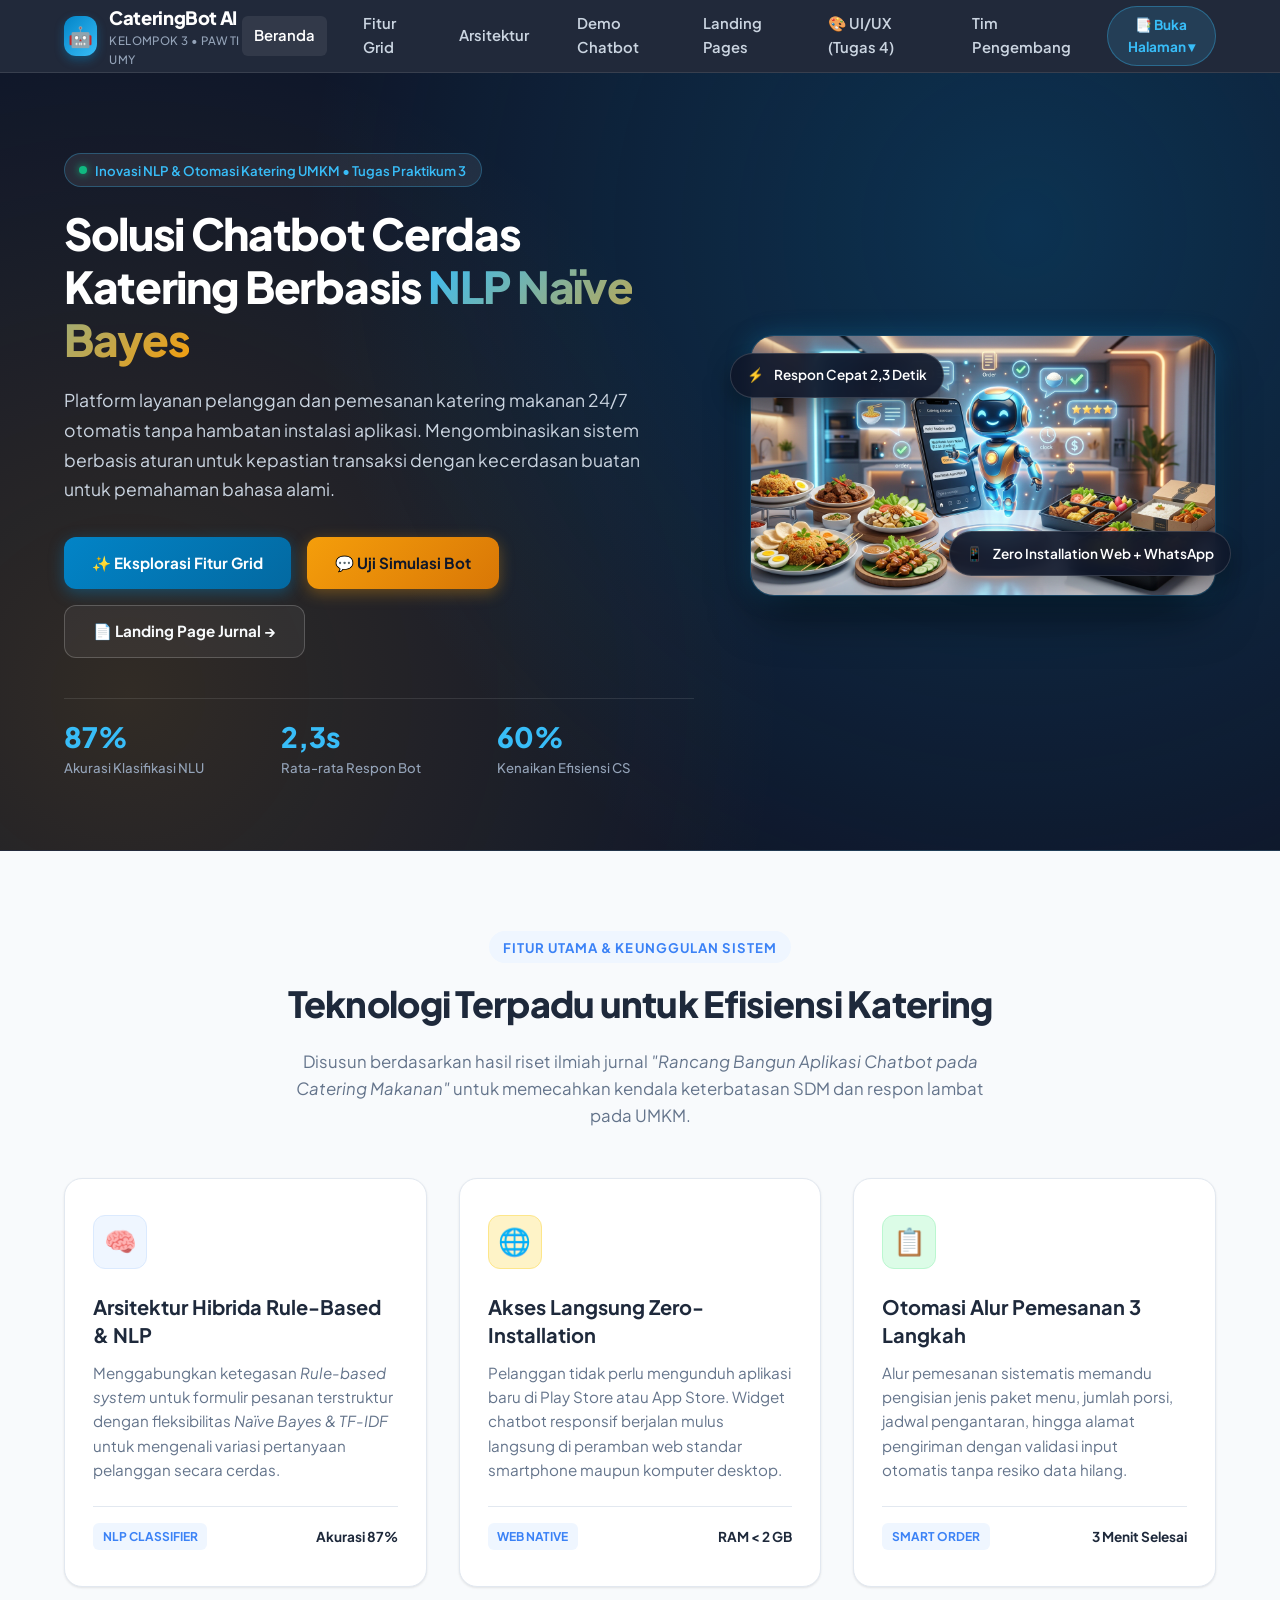
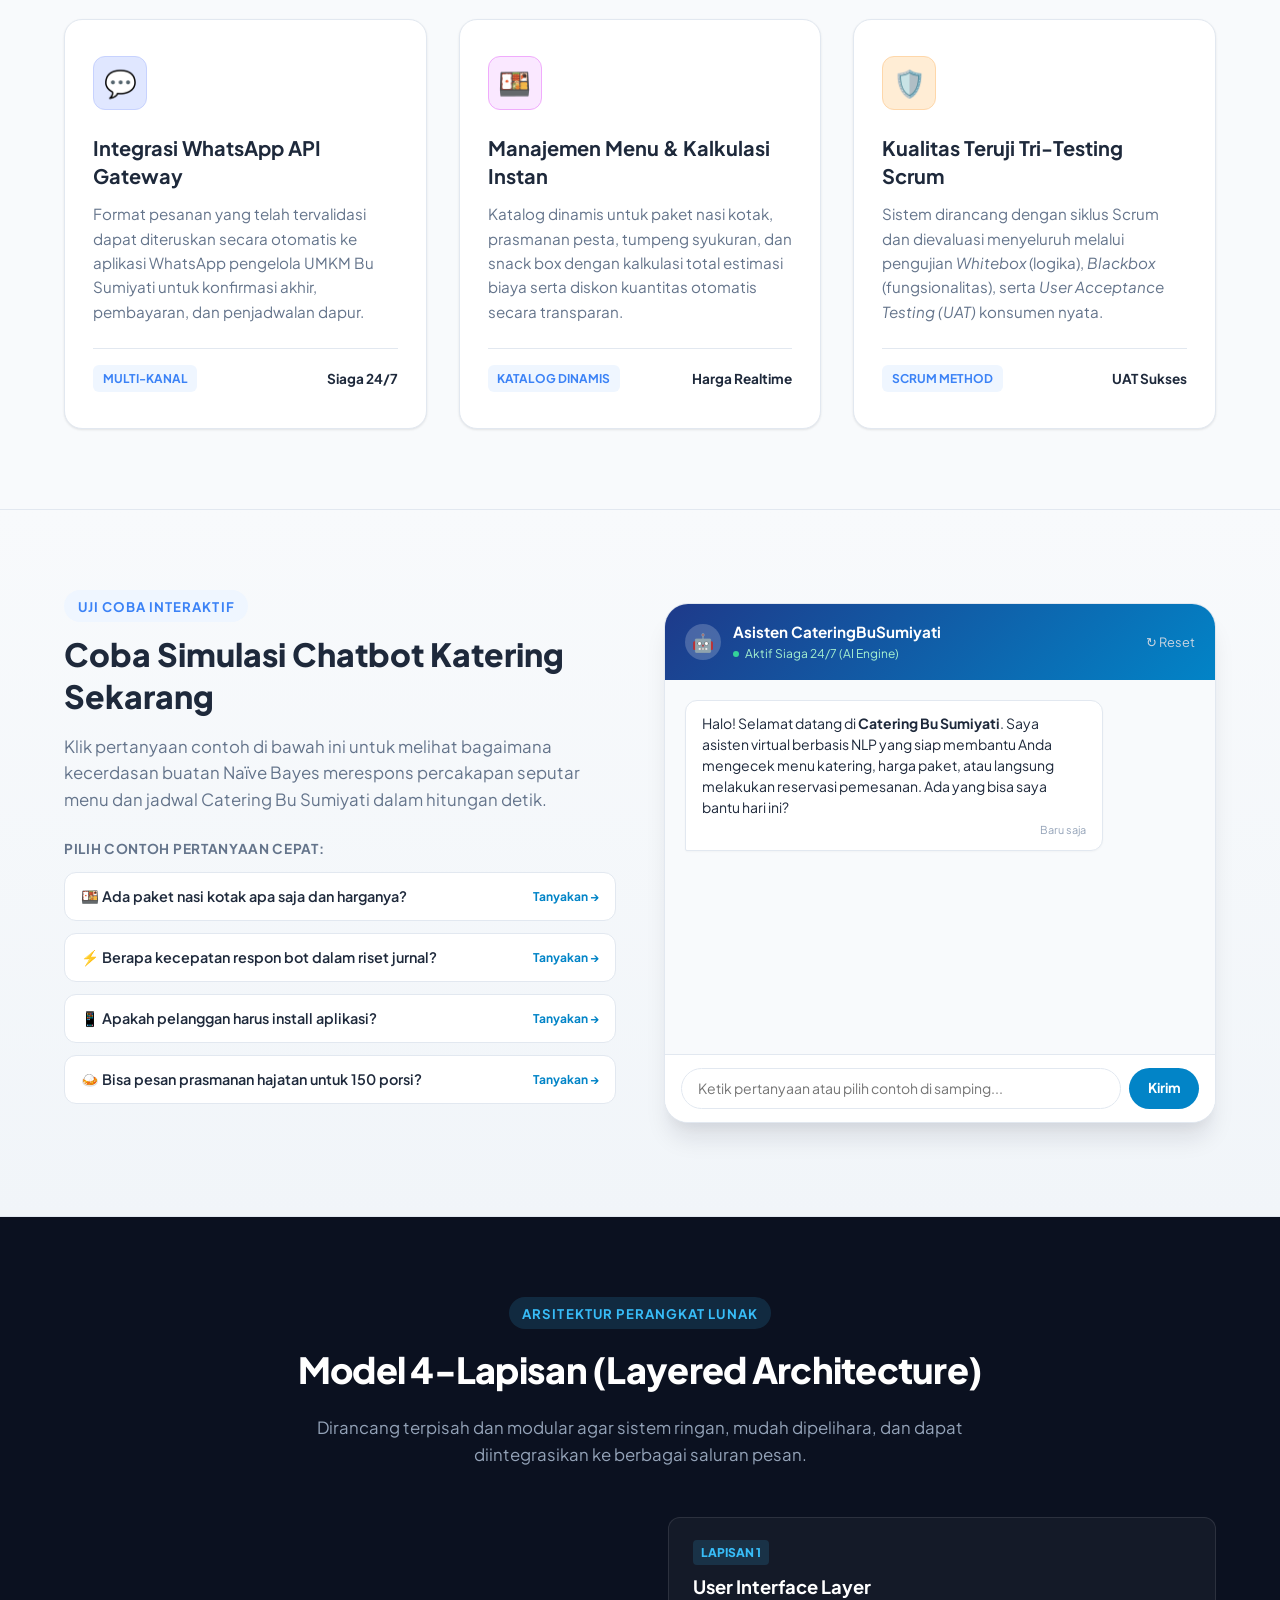
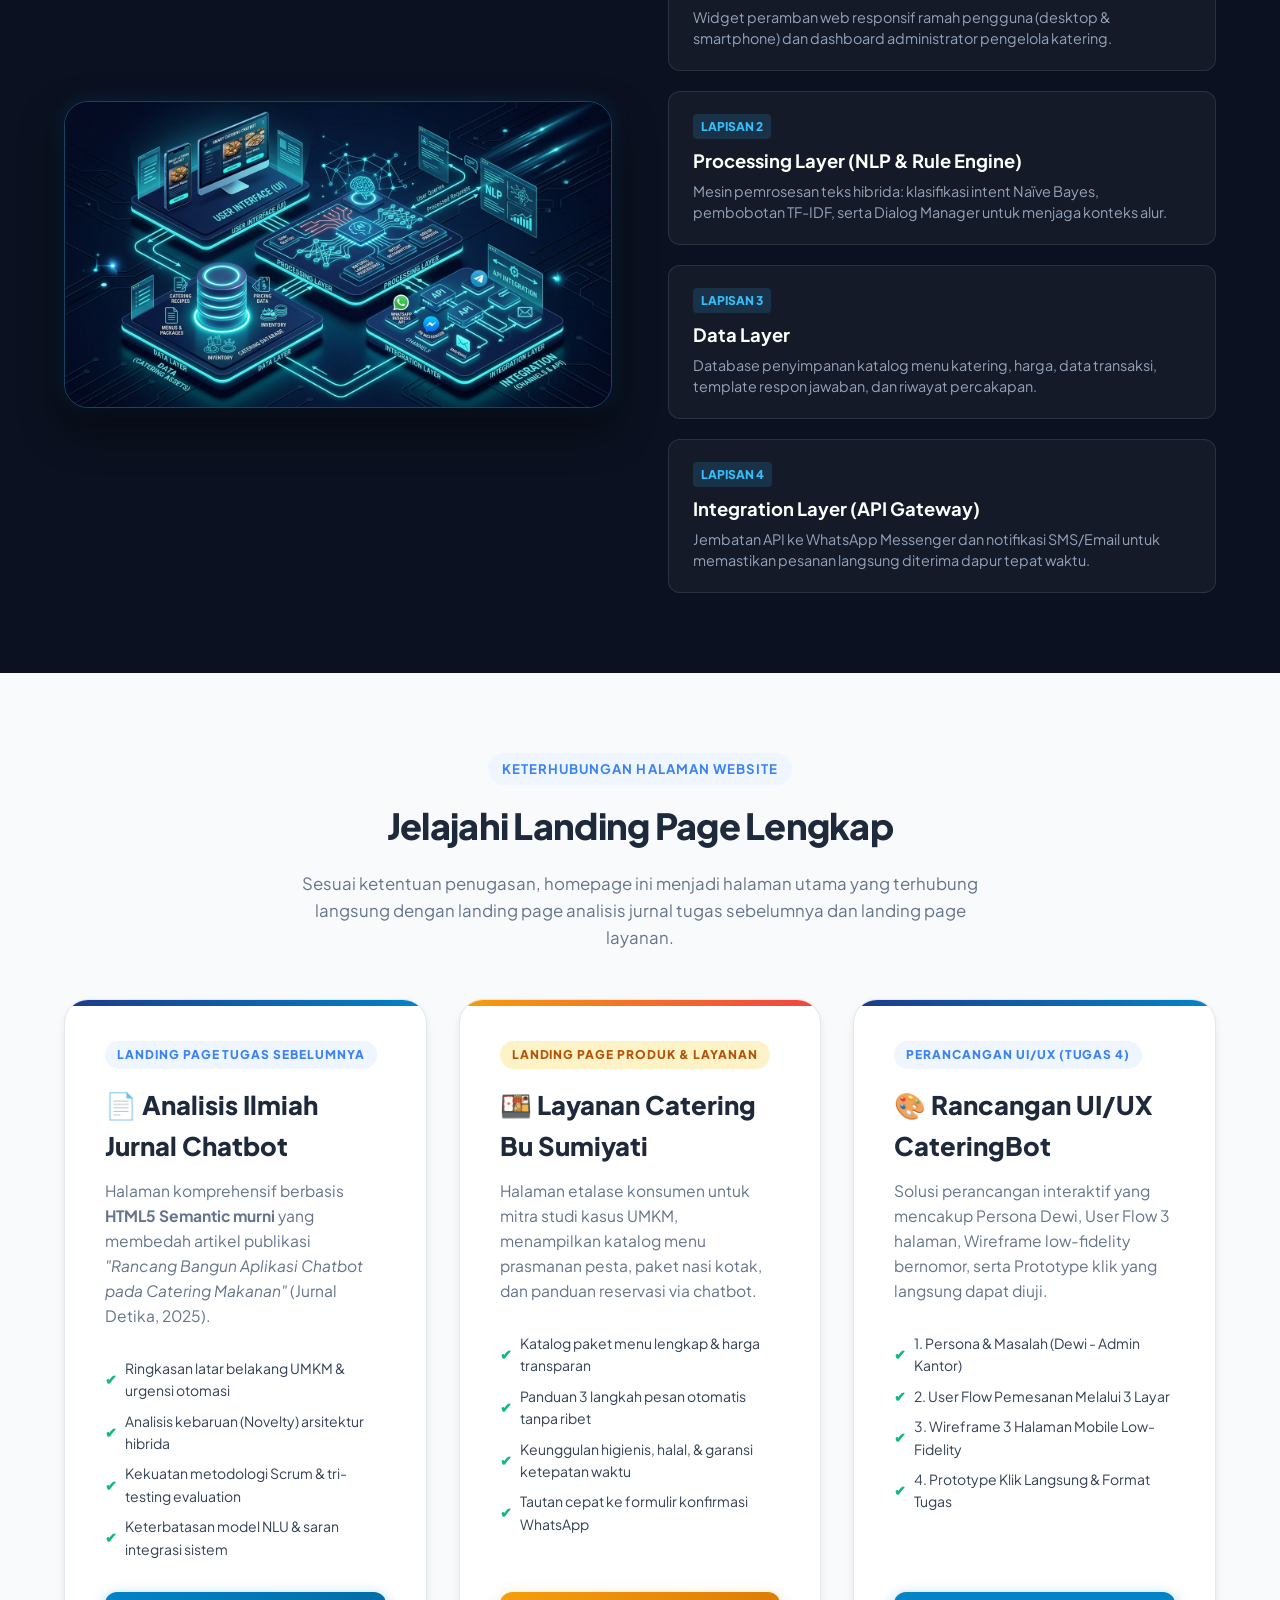
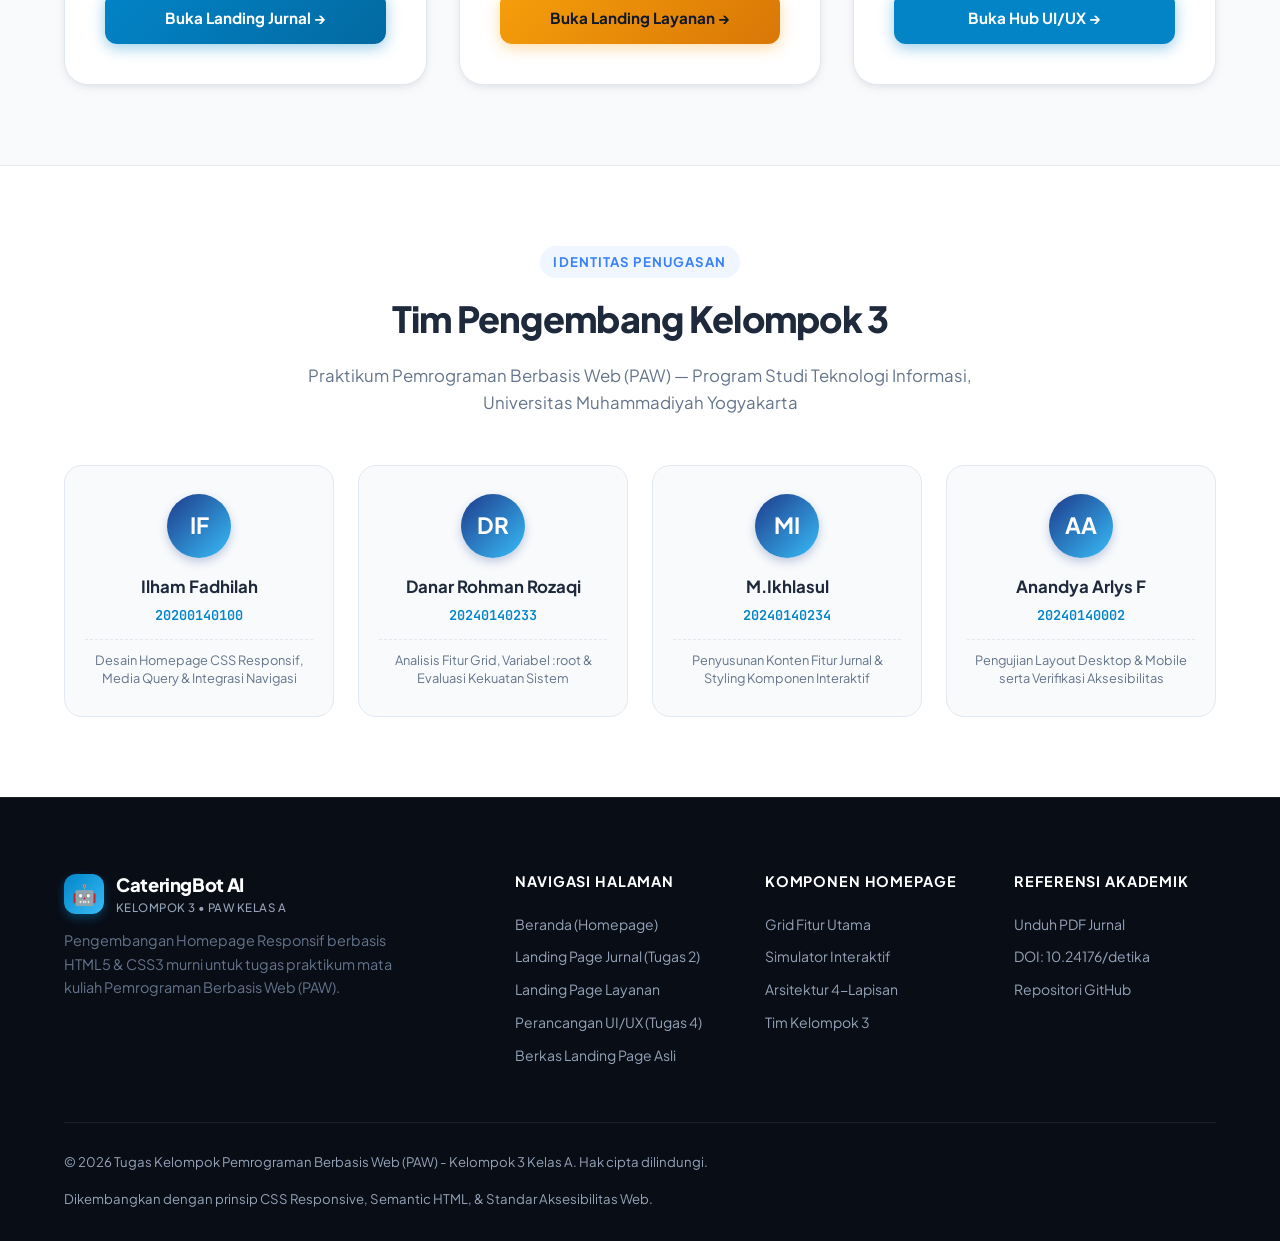
<file: index.html>
<!DOCTYPE html>
<html lang="id">
<head>
  <meta charset="UTF-8">
  <meta name="viewport" content="width=device-width, initial-scale=1.0">
  <meta name="description" content="Homepage Sistem Chatbot Cerdas Katering Berbasis NLP Naïve Bayes & WhatsApp API - Studi Kasus Catering Bu Sumiyati. Tugas Kelompok PAW.">
  <title>CateringBot AI - Portal Solusi Chatbot Katering UMKM</title>
  
  <!-- Google Fonts: Plus Jakarta Sans -->
  <link rel="preconnect" href="https://fonts.googleapis.com">
  <link rel="preconnect" href="https://fonts.gstatic.com" crossorigin>
  <link href="https://fonts.googleapis.com/css2?family=Plus+Jakarta+Sans:wght@400;500;600;700;800&family=JetBrains+Mono:wght@500;700&display=swap" rel="stylesheet">
  
  <!-- 1. Hubungkan CSS Eksternal (Ketentuan Poin 1) -->
  <link rel="stylesheet" href="style-home.css">
</head>
<body>

  <!-- =========================================================================
       HEADER & NAVIGATION BAR
       ========================================================================= -->
  <header class="site-header">
    <div class="container nav-container">
      <a href="index.html" class="brand-logo" aria-label="Beranda CateringBot AI">
        <div class="logo-icon">🤖</div>
        <div class="brand-text">
          <span class="brand-title">CateringBot AI</span>
          <span class="brand-subtitle">Kelompok 3 • PAW TI UMY</span>
        </div>
      </a>

      <!-- Mobile Hamburger Button -->
      <button class="mobile-toggle" id="mobileToggle" aria-label="Buka Menu Navigasi" aria-expanded="false">
        ☰
      </button>

      <!-- Navigasi Menu Desktop & Mobile Drawer -->
      <nav class="nav-menu" id="navMenu" aria-label="Navigasi Utama">
        <a href="#beranda" class="nav-link active">Beranda</a>
        <a href="#fitur" class="nav-link">Fitur Grid</a>
        <a href="#arsitektur" class="nav-link">Arsitektur</a>
        <a href="#demo" class="nav-link">Demo Chatbot</a>
        <a href="#landing-pages" class="nav-link">Landing Pages</a>
        <a href="uiux/index.html" class="nav-link">🎨 UI/UX (Tugas 4)</a>
        <a href="#tim" class="nav-link">Tim Pengembang</a>

        <!-- Dropdown Akses ke Halaman Lainnya -->
        <div class="nav-dropdown">
          <button class="dropdown-trigger" type="button" aria-haspopup="true">
            📑 Buka Halaman ▾
          </button>
          <div class="dropdown-menu">
            <a href="landing-jurnal.html" class="dropdown-item">
              <strong>📄 Landing Jurnal (Tugas 2)</strong>
              <small>Analisis Semantic HTML Jurnal Ilmiah</small>
            </a>
            <a href="landing-layanan.html" class="dropdown-item">
              <strong>🍱 Landing Layanan Katering</strong>
              <small>Showcase Produk Catering Bu Sumiyati</small>
            </a>
            <a href="uiux/index.html" class="dropdown-item">
              <strong>🎨 Perancangan UI/UX (Tugas 4)</strong>
              <small>Persona, User Flow, Wireframe &amp; Prototype</small>
            </a>
          </div>
        </div>
      </nav>
    </div>
  </header>

  <!-- =========================================================================
       3. ATUR HEADER / HERO SECTION (Ketentuan Poin 3)
       ========================================================================= -->
  <section class="hero-section" id="beranda">
    <div class="container hero-grid">
      <!-- Kolom Kiri: Informasi Utama, Judul, Deskripsi, Tombol CTA -->
      <div class="hero-content">
        <div class="hero-badge">
          <span class="pulse-dot"></span>
          Inovasi NLP &amp; Otomasi Katering UMKM • Tugas Praktikum 3
        </div>
        
        <h1 class="hero-title">
          Solusi Chatbot Cerdas Katering Berbasis <span class="gradient-text">NLP Naïve Bayes</span>
        </h1>
        
        <p class="hero-desc">
          Platform layanan pelanggan dan pemesanan katering makanan 24/7 otomatis tanpa hambatan instalasi aplikasi.
          Mengombinasikan sistem berbasis aturan untuk kepastian transaksi dengan kecerdasan buatan untuk pemahaman bahasa alami.
        </p>

        <div class="hero-actions">
          <a href="#fitur" class="btn btn-primary">
            <span>✨ Eksplorasi Fitur Grid</span>
          </a>
          <a href="#demo" class="btn btn-accent">
            <span>💬 Uji Simulasi Bot</span>
          </a>
          <a href="landing-jurnal.html" class="btn btn-outline">
            <span>📄 Landing Page Jurnal &rarr;</span>
          </a>
        </div>

        <!-- Indikator Metrik Kinerja Jurnal -->
        <div class="hero-stats">
          <div class="stat-item">
            <h3>87%</h3>
            <p>Akurasi Klasifikasi NLU</p>
          </div>
          <div class="stat-item">
            <h3>2,3s</h3>
            <p>Rata-rata Respon Bot</p>
          </div>
          <div class="stat-item">
            <h3>60%</h3>
            <p>Kenaikan Efisiensi CS</p>
          </div>
        </div>
      </div>

      <!-- Kolom Kanan: Ilustrasi & Visual Mockup -->
      <div class="hero-visual-wrapper">
        <div class="hero-image-frame">
          <img src="images/hero-catering-bot.jpg" alt="Ilustrasi Chatbot AI Asisten Pemesanan Katering Makanan Bu Sumiyati" width="1024" height="576" loading="eager">
        </div>
        <!-- Floating Status Badges -->
        <div class="floating-pill pill-top">
          <span>⚡</span>
          <span>Respon Cepat 2,3 Detik</span>
        </div>
        <div class="floating-pill pill-bottom">
          <span>📱</span>
          <span>Zero Installation Web + WhatsApp</span>
        </div>
      </div>
    </div>
  </section>

  <!-- =========================================================================
       4. BUAT GRID FITUR (Ketentuan Poin 4 - CSS Grid)
       ========================================================================= -->
  <section class="features-section" id="fitur">
    <div class="container">
      <div class="section-header">
        <span class="section-tag">Fitur Utama &amp; Keunggulan Sistem</span>
        <h2 class="section-title">Teknologi Terpadu untuk Efisiensi Katering</h2>
        <p class="section-subtitle">
          Disusun berdasarkan hasil riset ilmiah jurnal <em>"Rancang Bangun Aplikasi Chatbot pada Catering Makanan"</em>
          untuk memecahkan kendala keterbatasan SDM dan respon lambat pada UMKM.
        </p>
      </div>

      <!-- CSS GRID CONTAINER (6 Cards) -->
      <div class="features-grid">
        <!-- Card 1 -->
        <article class="feature-card">
          <div class="card-icon-box">🧠</div>
          <h3 class="feature-title">Arsitektur Hibrida Rule-Based &amp; NLP</h3>
          <p class="feature-desc">
            Menggabungkan ketegasan <em>Rule-based system</em> untuk formulir pesanan terstruktur dengan fleksibilitas <em>Naïve Bayes &amp; TF-IDF</em> untuk mengenali variasi pertanyaan pelanggan secara cerdas.
          </p>
          <div class="card-footer-meta">
            <span class="feature-tag">NLP Classifier</span>
            <span class="feature-metric">Akurasi 87%</span>
          </div>
        </article>

        <!-- Card 2 -->
        <article class="feature-card">
          <div class="card-icon-box">🌐</div>
          <h3 class="feature-title">Akses Langsung Zero-Installation</h3>
          <p class="feature-desc">
            Pelanggan tidak perlu mengunduh aplikasi baru di Play Store atau App Store. Widget chatbot responsif berjalan mulus langsung di peramban web standar smartphone maupun komputer desktop.
          </p>
          <div class="card-footer-meta">
            <span class="feature-tag">Web Native</span>
            <span class="feature-metric">RAM &lt; 2 GB</span>
          </div>
        </article>

        <!-- Card 3 -->
        <article class="feature-card">
          <div class="card-icon-box">📋</div>
          <h3 class="feature-title">Otomasi Alur Pemesanan 3 Langkah</h3>
          <p class="feature-desc">
            Alur pemesanan sistematis memandu pengisian jenis paket menu, jumlah porsi, jadwal pengantaran, hingga alamat pengiriman dengan validasi input otomatis tanpa resiko data hilang.
          </p>
          <div class="card-footer-meta">
            <span class="feature-tag">Smart Order</span>
            <span class="feature-metric">3 Menit Selesai</span>
          </div>
        </article>

        <!-- Card 4 -->
        <article class="feature-card">
          <div class="card-icon-box">💬</div>
          <h3 class="feature-title">Integrasi WhatsApp API Gateway</h3>
          <p class="feature-desc">
            Format pesanan yang telah tervalidasi dapat diteruskan secara otomatis ke aplikasi WhatsApp pengelola UMKM Bu Sumiyati untuk konfirmasi akhir, pembayaran, dan penjadwalan dapur.
          </p>
          <div class="card-footer-meta">
            <span class="feature-tag">Multi-Kanal</span>
            <span class="feature-metric">Siaga 24/7</span>
          </div>
        </article>

        <!-- Card 5 -->
        <article class="feature-card">
          <div class="card-icon-box">🍱</div>
          <h3 class="feature-title">Manajemen Menu &amp; Kalkulasi Instan</h3>
          <p class="feature-desc">
            Katalog dinamis untuk paket nasi kotak, prasmanan pesta, tumpeng syukuran, dan snack box dengan kalkulasi total estimasi biaya serta diskon kuantitas otomatis secara transparan.
          </p>
          <div class="card-footer-meta">
            <span class="feature-tag">Katalog Dinamis</span>
            <span class="feature-metric">Harga Realtime</span>
          </div>
        </article>

        <!-- Card 6 -->
        <article class="feature-card">
          <div class="card-icon-box">🛡️</div>
          <h3 class="feature-title">Kualitas Teruji Tri-Testing Scrum</h3>
          <p class="feature-desc">
            Sistem dirancang dengan siklus Scrum dan dievaluasi menyeluruh melalui pengujian <em>Whitebox</em> (logika), <em>Blackbox</em> (fungsionalitas), serta <em>User Acceptance Testing (UAT)</em> konsumen nyata.
          </p>
          <div class="card-footer-meta">
            <span class="feature-tag">Scrum Method</span>
            <span class="feature-metric">UAT Sukses</span>
          </div>
        </article>
      </div>
    </div>
  </section>

  <!-- =========================================================================
       SECTION INTERAKTIF: SIMULATOR DEMO CHATBOT
       ========================================================================= -->
  <section class="demo-section" id="demo">
    <div class="container">
      <div class="demo-container-grid">
        <div class="demo-info">
          <span class="section-tag">Uji Coba Interaktif</span>
          <h3>Coba Simulasi Chatbot Katering Sekarang</h3>
          <p>
            Klik pertanyaan contoh di bawah ini untuk melihat bagaimana kecerdasan buatan Naïve Bayes merespons percakapan seputar menu dan jadwal Catering Bu Sumiyati dalam hitungan detik.
          </p>

          <div class="prompt-chips">
            <div class="chip-label">Pilih Contoh Pertanyaan Cepat:</div>
            <button class="prompt-btn" type="button" onclick="sendQuickPrompt('Ada paket nasi kotak apa saja dan berapa harganya?')">
              <span>🍱 Ada paket nasi kotak apa saja dan harganya?</span>
              <span class="bot-action">Tanyakan &rarr;</span>
            </button>
            <button class="prompt-btn" type="button" onclick="sendQuickPrompt('Berapa lama waktu respon chatbot ini melayani pelanggan?')">
              <span>⚡ Berapa kecepatan respon bot dalam riset jurnal?</span>
              <span class="bot-action">Tanyakan &rarr;</span>
            </button>
            <button class="prompt-btn" type="button" onclick="sendQuickPrompt('Apakah pelanggan harus mengunduh aplikasi di smartphone?')">
              <span>📱 Apakah pelanggan harus install aplikasi?</span>
              <span class="bot-action">Tanyakan &rarr;</span>
            </button>
            <button class="prompt-btn" type="button" onclick="sendQuickPrompt('Bisa pesan prasmanan hajatan untuk 150 porsi?')">
              <span>🍛 Bisa pesan prasmanan hajatan untuk 150 porsi?</span>
              <span class="bot-action">Tanyakan &rarr;</span>
            </button>
          </div>
        </div>

        <!-- Visual Widget Chat Simulator Mockup -->
        <div class="chat-mockup" aria-label="Widget Percakapan Chatbot">
          <div class="chat-header">
            <div class="chat-header-user">
              <div class="chat-bot-avatar">🤖</div>
              <div>
                <div class="chat-bot-name">Asisten CateringBuSumiyati</div>
                <div class="chat-bot-status">Aktif Siaga 24/7 (AI Engine)</div>
              </div>
            </div>
            <button type="button" onclick="resetChat()" style="background:transparent; border:none; color:#cbd5e1; font-size:0.8rem; cursor:pointer;" title="Reset percakapan">↻ Reset</button>
          </div>

          <div class="chat-body" id="chatBody">
            <div class="chat-message msg-bot">
              Halo! Selamat datang di <strong>Catering Bu Sumiyati</strong>. Saya asisten virtual berbasis NLP yang siap membantu Anda mengecek menu katering, harga paket, atau langsung melakukan reservasi pemesanan. Ada yang bisa saya bantu hari ini?
              <span class="msg-time">Baru saja</span>
            </div>
          </div>

          <form class="chat-input-bar" id="chatForm" onsubmit="handleChatSubmit(event)">
            <input type="text" id="chatInput" placeholder="Ketik pertanyaan atau pilih contoh di samping..." autocomplete="off">
            <button type="submit">Kirim</button>
          </form>
        </div>
      </div>
    </div>
  </section>

  <!-- =========================================================================
       SECTION ARSITEKTUR 4 LAPISAN RISET
       ========================================================================= -->
  <section class="arch-section" id="arsitektur">
    <div class="container">
      <div class="section-header" style="color: #ffffff;">
        <span class="section-tag" style="background: rgba(56, 189, 248, 0.15); color: #38bdf8;">Arsitektur Perangkat Lunak</span>
        <h2 class="section-title" style="color: #ffffff;">Model 4-Lapisan (Layered Architecture)</h2>
        <p class="section-subtitle" style="color: #94a3b8;">
          Dirancang terpisah dan modular agar sistem ringan, mudah dipelihara, dan dapat diintegrasikan ke berbagai saluran pesan.
        </p>
      </div>

      <div class="arch-grid">
        <div class="arch-visual-frame">
          <img src="images/system-architecture.jpg" alt="Diagram Arsitektur 4-Lapisan Sistem Chatbot Catering" width="1024" height="576" loading="lazy">
        </div>

        <div class="arch-layers-list">
          <div class="arch-layer-card">
            <span class="layer-badge-num">LAPISAN 1</span>
            <h4>User Interface Layer</h4>
            <p>Widget peramban web responsif ramah pengguna (desktop &amp; smartphone) dan dashboard administrator pengelola katering.</p>
          </div>
          <div class="arch-layer-card">
            <span class="layer-badge-num">LAPISAN 2</span>
            <h4>Processing Layer (NLP &amp; Rule Engine)</h4>
            <p>Mesin pemrosesan teks hibrida: klasifikasi intent Naïve Bayes, pembobotan TF-IDF, serta Dialog Manager untuk menjaga konteks alur.</p>
          </div>
          <div class="arch-layer-card">
            <span class="layer-badge-num">LAPISAN 3</span>
            <h4>Data Layer</h4>
            <p>Database penyimpanan katalog menu katering, harga, data transaksi, template respon jawaban, dan riwayat percakapan.</p>
          </div>
          <div class="arch-layer-card">
            <span class="layer-badge-num">LAPISAN 4</span>
            <h4>Integration Layer (API Gateway)</h4>
            <p>Jembatan API ke WhatsApp Messenger dan notifikasi SMS/Email untuk memastikan pesanan langsung diterima dapur tepat waktu.</p>
          </div>
        </div>
      </div>
    </div>
  </section>

  <!-- =========================================================================
       GATEWAY NAVIGASI KE DUA LANDING PAGE SEBELUMNYA (Ketentuan Struktur Website)
       ========================================================================= -->
  <section class="landing-gateway-section" id="landing-pages">
    <div class="container">
      <div class="section-header">
        <span class="section-tag">Keterhubungan Halaman Website</span>
        <h2 class="section-title">Jelajahi Landing Page Lengkap</h2>
        <p class="section-subtitle">
          Sesuai ketentuan penugasan, homepage ini menjadi halaman utama yang terhubung langsung dengan landing page analisis jurnal tugas sebelumnya dan landing page layanan.
        </p>
      </div>

      <div class="gateway-grid">
        <!-- Gateway Card 1: Landing Page Jurnal (Tugas 2) -->
        <div class="gateway-card">
          <div>
            <span class="gateway-label">Landing Page Tugas Sebelumnya</span>
            <h3>📄 Analisis Ilmiah Jurnal Chatbot</h3>
            <p>
              Halaman komprehensif berbasis <strong>HTML5 Semantic murni</strong> yang membedah artikel publikasi
              <em>"Rancang Bangun Aplikasi Chatbot pada Catering Makanan"</em> (Jurnal Detika, 2025).
            </p>
            <ul class="gateway-highlights">
              <li>Ringkasan latar belakang UMKM &amp; urgensi otomasi</li>
              <li>Analisis kebaruan (Novelty) arsitektur hibrida</li>
              <li>Kekuatan metodologi Scrum &amp; tri-testing evaluation</li>
              <li>Keterbatasan model NLU &amp; saran integrasi sistem</li>
            </ul>
          </div>
          <a href="landing-jurnal.html" class="btn btn-primary">Buka Landing Jurnal &rarr;</a>
        </div>

        <!-- Gateway Card 2: Landing Page Layanan Catering Bu Sumiyati -->
        <div class="gateway-card card-service">
          <div>
            <span class="gateway-label">Landing Page Produk &amp; Layanan</span>
            <h3>🍱 Layanan Catering Bu Sumiyati</h3>
            <p>
              Halaman etalase konsumen untuk mitra studi kasus UMKM, menampilkan katalog menu prasmanan pesta, paket nasi kotak, dan panduan reservasi via chatbot.
            </p>
            <ul class="gateway-highlights">
              <li>Katalog paket menu lengkap &amp; harga transparan</li>
              <li>Panduan 3 langkah pesan otomatis tanpa ribet</li>
              <li>Keunggulan higienis, halal, &amp; garansi ketepatan waktu</li>
              <li>Tautan cepat ke formulir konfirmasi WhatsApp</li>
            </ul>
          </div>
          <a href="landing-layanan.html" class="btn btn-accent">Buka Landing Layanan &rarr;</a>
        </div>

        <!-- Gateway Card 3: Perancangan UI/UX (Tugas 4) -->
        <div class="gateway-card card-uiux">
          <div>
            <span class="gateway-label">Perancangan UI/UX (Tugas 4)</span>
            <h3>🎨 Rancangan UI/UX CateringBot</h3>
            <p>
              Solusi perancangan interaktif yang mencakup Persona Dewi, User Flow 3 halaman, Wireframe low-fidelity bernomor, serta Prototype klik yang langsung dapat diuji.
            </p>
            <ul class="gateway-highlights">
              <li>1. Persona &amp; Masalah (Dewi - Admin Kantor)</li>
              <li>2. User Flow Pemesanan Melalui 3 Layar</li>
              <li>3. Wireframe 3 Halaman Mobile Low-Fidelity</li>
              <li>4. Prototype Klik Langsung &amp; Format Tugas</li>
            </ul>
          </div>
          <a href="uiux/index.html" class="btn btn-primary" style="background:#0284c7; border-color:#0284c7;">Buka Hub UI/UX &rarr;</a>
        </div>
      </div>
    </div>
  </section>

  <!-- =========================================================================
       TIM PENGEMBANG (KELOMPOK 3)
       ========================================================================= -->
  <section class="team-section" id="tim">
    <div class="container">
      <div class="section-header">
        <span class="section-tag">Identitas Penugasan</span>
        <h2 class="section-title">Tim Pengembang Kelompok 3</h2>
        <p class="section-subtitle">
          Praktikum Pemrograman Berbasis Web (PAW) — Program Studi Teknologi Informasi, Universitas Muhammadiyah Yogyakarta
        </p>
      </div>

      <div class="team-grid">
        <div class="member-card">
          <div class="member-avatar">IF</div>
          <h3 class="member-name">Ilham Fadhilah</h3>
          <p class="member-nim">20200140100</p>
          <p class="member-role">Desain Homepage CSS Responsif, Media Query &amp; Integrasi Navigasi</p>
        </div>

        <div class="member-card">
          <div class="member-avatar">DR</div>
          <h3 class="member-name">Danar Rohman Rozaqi</h3>
          <p class="member-nim">20240140233</p>
          <p class="member-role">Analisis Fitur Grid, Variabel :root &amp; Evaluasi Kekuatan Sistem</p>
        </div>

        <div class="member-card">
          <div class="member-avatar">MI</div>
          <h3 class="member-name">M.Ikhlasul</h3>
          <p class="member-nim">20240140234</p>
          <p class="member-role">Penyusunan Konten Fitur Jurnal &amp; Styling Komponen Interaktif</p>
        </div>

        <div class="member-card">
          <div class="member-avatar">AA</div>
          <h3 class="member-name">Anandya Arlys F</h3>
          <p class="member-nim">20240140002</p>
          <p class="member-role">Pengujian Layout Desktop &amp; Mobile serta Verifikasi Aksesibilitas</p>
        </div>
      </div>
    </div>
  </section>

  <!-- =========================================================================
       FOOTER
       ========================================================================= -->
  <footer class="site-footer">
    <div class="container">
      <div class="footer-top-grid">
        <div class="footer-brand">
          <div class="brand-logo">
            <div class="logo-icon">🤖</div>
            <div class="brand-text">
              <span class="brand-title">CateringBot AI</span>
              <span class="brand-subtitle">Kelompok 3 • PAW Kelas A</span>
            </div>
          </div>
          <p>
            Pengembangan Homepage Responsif berbasis HTML5 &amp; CSS3 murni untuk tugas praktikum mata kuliah Pemrograman Berbasis Web (PAW).
          </p>
        </div>

        <div>
          <h4 class="footer-heading">Navigasi Halaman</h4>
          <div class="footer-links">
            <a href="#beranda">Beranda (Homepage)</a>
            <a href="landing-jurnal.html">Landing Page Jurnal (Tugas 2)</a>
            <a href="landing-layanan.html">Landing Page Layanan</a>
            <a href="uiux/index.html">Perancangan UI/UX (Tugas 4)</a>
            <a href="landing-page.html">Berkas Landing Page Asli</a>
          </div>
        </div>

        <div>
          <h4 class="footer-heading">Komponen Homepage</h4>
          <div class="footer-links">
            <a href="#fitur">Grid Fitur Utama</a>
            <a href="#demo">Simulator Interaktif</a>
            <a href="#arsitektur">Arsitektur 4-Lapisan</a>
            <a href="#tim">Tim Kelompok 3</a>
          </div>
        </div>

        <div>
          <h4 class="footer-heading">Referensi Akademik</h4>
          <div class="footer-links">
            <a href="detika,+15814_page6-11.pdf" target="_blank" rel="noopener">Unduh PDF Jurnal</a>
            <a href="https://doi.org/10.24176/detika.v6i1.15814" target="_blank" rel="noopener">DOI: 10.24176/detika</a>
            <a href="https://github.com/zowiedrid/PAW-Week2-Kelompok3-KelasA" target="_blank" rel="noopener">Repositori GitHub</a>
          </div>
        </div>
      </div>

      <div class="footer-bottom">
        <p>&copy; 2026 Tugas Kelompok Pemrograman Berbasis Web (PAW) - Kelompok 3 Kelas A. Hak cipta dilindungi.</p>
        <p>Dikembangkan dengan prinsip CSS Responsive, Semantic HTML, &amp; Standar Aksesibilitas Web.</p>
      </div>
    </div>
  </footer>

  <!-- =========================================================================
       JAVASCRIPT: INTERAKTIFITAS NAV MOBILE & CHAT SIMULATOR
       ========================================================================= -->
  <script>
    // 1. Mobile Menu Toggle
    const mobileToggle = document.getElementById('mobileToggle');
    const navMenu = document.getElementById('navMenu');

    mobileToggle.addEventListener('click', () => {
      const isOpen = navMenu.classList.toggle('open');
      mobileToggle.setAttribute('aria-expanded', isOpen);
      mobileToggle.textContent = isOpen ? '✕' : '☰';
    });

    // Close menu when clicking nav links on mobile
    document.querySelectorAll('.nav-link').forEach(link => {
      link.addEventListener('click', () => {
        if (navMenu.classList.contains('open')) {
          navMenu.classList.remove('open');
          mobileToggle.setAttribute('aria-expanded', 'false');
          mobileToggle.textContent = '☰';
        }
      });
    });

    // 2. Chatbot Interactive Simulator Logic
    const chatBody = document.getElementById('chatBody');
    const chatInput = document.getElementById('chatInput');

    const botKnowledgeBase = {
      menu: "Catering Bu Sumiyati menyediakan beberapa pilihan paket unggulan:\n1. 🍱 Paket Nasi Kotak (Rp 25.000/porsi)\n2. 🍛 Paket Prasmanan Pesta (Rp 55.000/porsi)\n3. 🍚 Nasi Tumpeng Syukuran (Rp 350.000/nampan)\n4. 🥟 Snack Box & Coffee Break (Rp 15.000/box).\nSemua paket halal, higienis, dan gratis ongkir dalam kota!",
      respon: "Berdasarkan pengujian pada jurnal penelitian (Wicaksono & Fiati, 2025), rata-rata kecepatan waktu respon bot adalah ⚡ 2,3 detik dengan akurasi pengenalan intent sebesar 87%, memangkas beban kerja CS manual hingga 40%!",
      install: "Tidak perlu sama sekali! Chatbot ini menganut prinsip 'Zero Installation'. Pengguna cukup mengaksesnya langsung lewat browser web di smartphone Android/iOS, atau terhubung langsung ke WhatsApp pengelola tanpa instalasi APK.",
      prasmanan: "Tentu bisa! Untuk pesanan prasmanan 150 porsi, kami sediakan gratis 1 set meja prasmanan dekoratif, pemanas chafing dish, piring/sendok, serta pramusaji. Silakan isi tanggal acara dan lokasi pengiriman.",
      default: "Terima kasih atas pertanyaannya! Berdasarkan model NLP Naïve Bayes pada sistem Catering Bu Sumiyati, pertanyaan Anda telah dicatat. Anda dapat langsung memilih menu di atas atau membuka Landing Page Jurnal untuk telaah teknis."
    };

    function appendMessage(sender, text) {
      const msgDiv = document.createElement('div');
      msgDiv.className = `chat-message msg-${sender}`;
      
      // format line breaks
      const formattedText = text.replace(/\n/g, '<br>');
      const now = new Date();
      const timeStr = now.getHours().toString().padStart(2, '0') + ':' + now.getMinutes().toString().padStart(2, '0');
      
      msgDiv.innerHTML = `${formattedText}<span class="msg-time">${timeStr}</span>`;
      chatBody.appendChild(msgDiv);
      chatBody.scrollTop = chatBody.scrollHeight;
    }

    function processBotReply(userText) {
      const lower = userText.toLowerCase();
      let reply = botKnowledgeBase.default;

      if (lower.includes('nasi kotak') || lower.includes('paket') || lower.includes('harga') || lower.includes('menu')) {
        reply = botKnowledgeBase.menu;
      } else if (lower.includes('respon') || lower.includes('kecepatan') || lower.includes('detik') || lower.includes('waktu')) {
        reply = botKnowledgeBase.respon;
      } else if (lower.includes('install') || lower.includes('aplikasi') || lower.includes('unduh') || lower.includes('download')) {
        reply = botKnowledgeBase.install;
      } else if (lower.includes('prasmanan') || lower.includes('150') || lower.includes('porsi') || lower.includes('hajatan')) {
        reply = botKnowledgeBase.prasmanan;
      }

      // Add typing indicator effect with realistic 500ms delay
      setTimeout(() => {
        appendMessage('bot', reply);
      }, 500);
    }

    function handleChatSubmit(e) {
      e.preventDefault();
      const text = chatInput.value.trim();
      if (!text) return;
      appendMessage('user', text);
      chatInput.value = '';
      processBotReply(text);
    }

    function sendQuickPrompt(promptText) {
      appendMessage('user', promptText);
      processBotReply(promptText);
    }

    function resetChat() {
      chatBody.innerHTML = `
        <div class="chat-message msg-bot">
          Halo! Selamat datang di <strong>Catering Bu Sumiyati</strong>. Saya asisten virtual berbasis NLP yang siap membantu Anda mengecek menu katering, harga paket, atau langsung melakukan reservasi pemesanan. Ada yang bisa saya bantu hari ini?
          <span class="msg-time">Baru saja</span>
        </div>
      `;
    }
  </script>
</body>
</html>
</file>
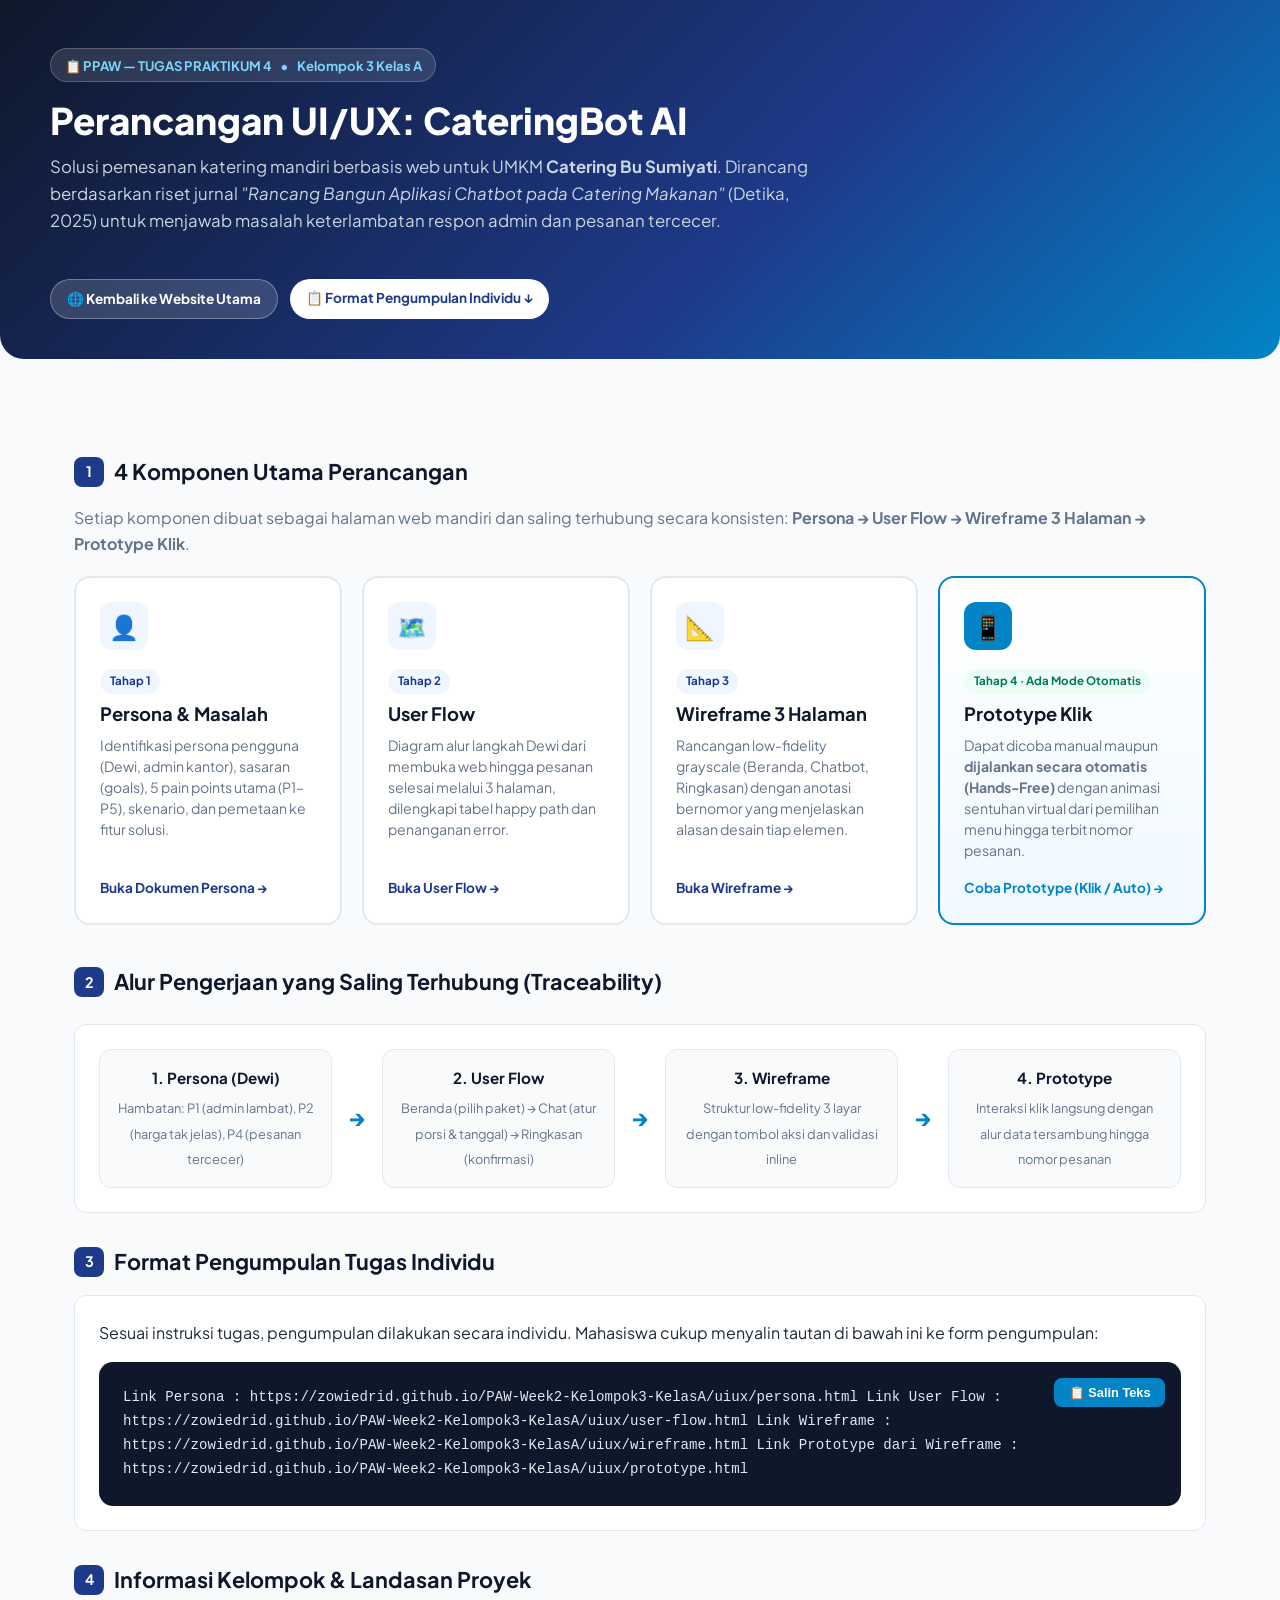
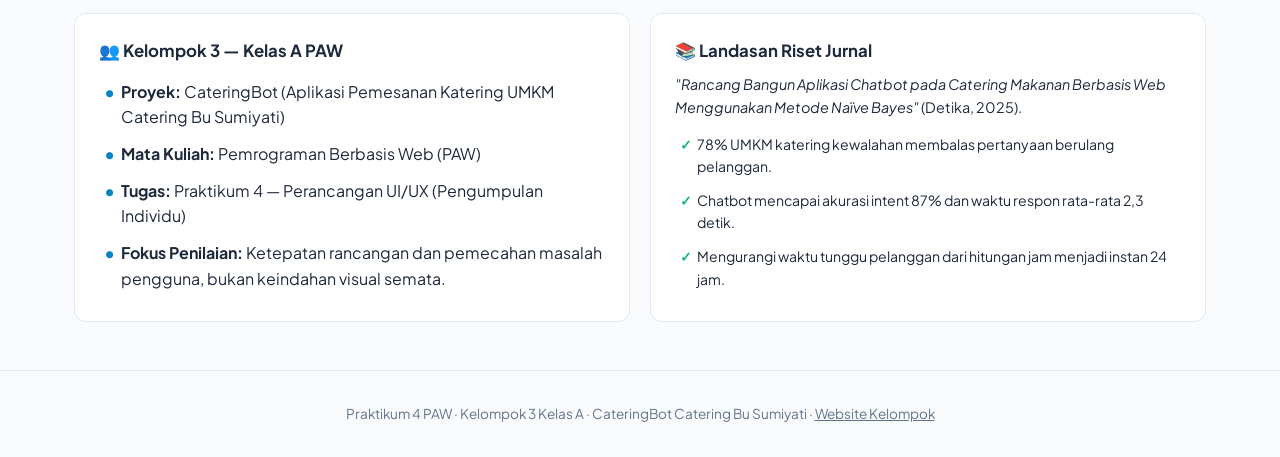
<file: uiux/index.html>
<!DOCTYPE html>
<html lang="id">
<head>
  <meta charset="UTF-8">
  <meta name="viewport" content="width=device-width, initial-scale=1.0">
  <meta name="description" content="Dokumentasi Perancangan UI/UX CateringBot - Praktikum 4 Pemrograman Berbasis Web (PAW) Kelompok 3 Kelas A.">
  <title>Praktikum 4: Perancangan UI/UX — CateringBot Kelompok 3</title>
  <link rel="preconnect" href="https://fonts.googleapis.com">
  <link href="https://fonts.googleapis.com/css2?family=Plus+Jakarta+Sans:wght@400;600;700;800&display=swap" rel="stylesheet">
  <link rel="stylesheet" href="uiux.css">
  <style>
    .hero-banner {
      background: linear-gradient(135deg, #0f172a 0%, #1e3a8a 60%, #0284c7 100%);
      color: #fff;
      padding: 3rem 1.5rem 2.5rem;
      border-radius: 0 0 24px 24px;
      margin-bottom: 2rem;
    }
    .hero-banner .inner { max-width: 1180px; margin: 0 auto; }
    .badge-hub {
      display: inline-flex; align-items: center; gap: .5rem;
      background: rgba(255,255,255,.12); border: 1px solid rgba(255,255,255,.2);
      padding: .35rem .85rem; border-radius: 999px; font-size: .82rem; font-weight: 700;
      color: #7dd3fc; margin-bottom: 1rem;
    }
    .hero-banner h1 { font-size: 2.3rem; line-height: 1.2; margin-bottom: .75rem; font-weight: 800; }
    .hero-banner p { font-size: 1.05rem; color: #cbd5e1; max-width: 780px; line-height: 1.6; }

    .nav-grid {
      display: grid;
      grid-template-columns: repeat(4, 1fr);
      gap: 1.25rem;
      margin-bottom: 2.5rem;
    }
    .hub-card {
      background: #fff;
      border: 2px solid var(--border);
      border-radius: 16px;
      padding: 1.5rem;
      display: flex;
      flex-direction: column;
      justify-content: space-between;
      transition: transform .2s ease, border-color .2s ease, box-shadow .2s ease;
      text-decoration: none;
      color: inherit;
    }
    .hub-card:hover {
      transform: translateY(-4px);
      border-color: var(--sky);
      box-shadow: 0 12px 24px -10px rgba(2, 132, 199, 0.25);
    }
    .hub-card .icon-box {
      width: 48px; height: 48px; border-radius: 12px;
      background: #eff6ff; color: var(--blue);
      display: flex; align-items: center; justify-content: center;
      font-size: 1.5rem; margin-bottom: 1rem;
    }
    .hub-card h3 { font-size: 1.15rem; color: var(--navy); margin-bottom: .4rem; }
    .hub-card p { font-size: .88rem; color: var(--muted); line-height: 1.5; margin-bottom: 1rem; flex-grow: 1; }
    .hub-card .card-cta {
      display: inline-flex; align-items: center; gap: .3rem;
      font-size: .85rem; font-weight: 700; color: var(--blue);
    }

    .copy-box {
      background: #0f172a;
      color: #e2e8f0;
      border-radius: 14px;
      padding: 1.5rem;
      margin-top: 1rem;
      position: relative;
      font-family: ui-monospace, SFMono-Regular, Menlo, Monaco, Consolas, monospace;
      font-size: .88rem;
      line-height: 1.7;
    }
    .copy-btn {
      position: absolute;
      top: 1rem;
      right: 1rem;
      background: #0284c7;
      color: #fff;
      border: none;
      padding: .45rem .9rem;
      border-radius: 8px;
      font-weight: 700;
      font-size: .8rem;
      cursor: pointer;
      display: inline-flex;
      align-items: center;
      gap: .3rem;
    }
    .copy-btn:hover { background: #0369a1; }

    .chain-flow {
      display: flex;
      align-items: center;
      justify-content: space-between;
      gap: 1rem;
      background: #fff;
      border: 1px solid var(--border);
      border-radius: var(--radius);
      padding: 1.5rem;
      margin: 1.5rem 0;
      overflow-x: auto;
    }
    .chain-node {
      flex: 1;
      min-width: 180px;
      background: #f8fafc;
      border: 1px solid var(--border);
      border-radius: 12px;
      padding: 1rem;
      text-align: center;
    }
    .chain-node b { display: block; color: var(--navy); font-size: .95rem; margin-bottom: .25rem; }
    .chain-node span { font-size: .8rem; color: var(--muted); }
    .chain-arrow { font-size: 1.4rem; color: var(--sky); font-weight: 800; }

    @media (max-width: 960px) {
      .nav-grid { grid-template-columns: repeat(2, 1fr); }
    }
    @media (max-width: 600px) {
      .nav-grid { grid-template-columns: 1fr; }
      .hero-banner h1 { font-size: 1.75rem; }
    }
  </style>
</head>
<body>
  <header class="hero-banner">
    <div class="inner">
      <div class="badge-hub">
        <span>📋 PPAW — TUGAS PRAKTIKUM 4</span>
        <span>•</span>
        <span>Kelompok 3 Kelas A</span>
      </div>
      <h1>Perancangan UI/UX: CateringBot AI</h1>
      <p>
        Solusi pemesanan katering mandiri berbasis web untuk UMKM <strong>Catering Bu Sumiyati</strong>.
        Dirancang berdasarkan riset jurnal <em>"Rancang Bangun Aplikasi Chatbot pada Catering Makanan"</em> (Detika, 2025)
        untuk menjawab masalah keterlambatan respon admin dan pesanan tercecer.
      </p>
      <div style="margin-top:1.5rem; display:flex; gap:.75rem; flex-wrap:wrap;">
        <a href="../index.html" class="step-nav" style="text-decoration:none;">
          <span style="background:rgba(255,255,255,.15); color:#fff; border:1px solid rgba(255,255,255,.3); padding:.5rem 1rem; border-radius:999px; font-weight:700; font-size:.85rem;">🌐 Kembali ke Website Utama</span>
        </a>
        <a href="#pengumpulan" class="step-nav" style="text-decoration:none;">
          <span style="background:#fff; color:var(--blue); padding:.5rem 1rem; border-radius:999px; font-weight:700; font-size:.85rem;">📋 Format Pengumpulan Individu ↓</span>
        </a>
      </div>
    </div>
  </header>

  <main class="container">
    <!-- 4 KOMPONEN UTAMA -->
    <h2 class="sec"><span class="num">1</span> 4 Komponen Utama Perancangan</h2>
    <p class="muted" style="margin-bottom:1.25rem;">
      Setiap komponen dibuat sebagai halaman web mandiri dan saling terhubung secara konsisten:
      <strong>Persona → User Flow → Wireframe 3 Halaman → Prototype Klik</strong>.
    </p>

    <div class="nav-grid">
      <!-- TAHAP 1 -->
      <a href="persona.html" class="hub-card">
        <div>
          <div class="icon-box">👤</div>
          <span class="tag">Tahap 1</span>
          <h3>Persona &amp; Masalah</h3>
          <p>Identifikasi persona pengguna (Dewi, admin kantor), sasaran (goals), 5 pain points utama (P1–P5), skenario, dan pemetaan ke fitur solusi.</p>
        </div>
        <div class="card-cta">Buka Dokumen Persona →</div>
      </a>

      <!-- TAHAP 2 -->
      <a href="user-flow.html" class="hub-card">
        <div>
          <div class="icon-box">🗺️</div>
          <span class="tag">Tahap 2</span>
          <h3>User Flow</h3>
          <p>Diagram alur langkah Dewi dari membuka web hingga pesanan selesai melalui 3 halaman, dilengkapi tabel happy path dan penanganan error.</p>
        </div>
        <div class="card-cta">Buka User Flow →</div>
      </a>

      <!-- TAHAP 3 -->
      <a href="wireframe.html" class="hub-card">
        <div>
          <div class="icon-box">📐</div>
          <span class="tag">Tahap 3</span>
          <h3>Wireframe 3 Halaman</h3>
          <p>Rancangan low-fidelity grayscale (Beranda, Chatbot, Ringkasan) dengan anotasi bernomor yang menjelaskan alasan desain tiap elemen.</p>
        </div>
        <div class="card-cta">Buka Wireframe →</div>
      </a>

      <!-- TAHAP 4 -->
      <a href="prototype.html" class="hub-card" style="border-color:var(--sky); background:linear-gradient(180deg, #fff 0%, #f0f9ff 100%);">
        <div>
          <div class="icon-box" style="background:var(--sky); color:#fff;">📱</div>
          <span class="tag green">Tahap 4 · Ada Mode Otomatis</span>
          <h3>Prototype Klik</h3>
          <p>Dapat dicoba manual maupun <strong>dijalankan secara otomatis (Hands-Free)</strong> dengan animasi sentuhan virtual dari pemilihan menu hingga terbit nomor pesanan.</p>
        </div>
        <div class="card-cta" style="color:var(--sky);">Coba Prototype (Klik / Auto) →</div>
      </a>
    </div>

    <!-- KETERHUBUNGAN ALUR -->
    <h2 class="sec"><span class="num">2</span> Alur Pengerjaan yang Saling Terhubung (Traceability)</h2>
    <div class="chain-flow">
      <div class="chain-node">
        <b>1. Persona (Dewi)</b>
        <span>Hambatan: P1 (admin lambat), P2 (harga tak jelas), P4 (pesanan tercecer)</span>
      </div>
      <div class="chain-arrow">→</div>
      <div class="chain-node">
        <b>2. User Flow</b>
        <span>Beranda (pilih paket) → Chat (atur porsi &amp; tanggal) → Ringkasan (konfirmasi)</span>
      </div>
      <div class="chain-arrow">→</div>
      <div class="chain-node">
        <b>3. Wireframe</b>
        <span>Struktur low-fidelity 3 layar dengan tombol aksi dan validasi inline</span>
      </div>
      <div class="chain-arrow">→</div>
      <div class="chain-node">
        <b>4. Prototype</b>
        <span>Interaksi klik langsung dengan alur data tersambung hingga nomor pesanan</span>
      </div>
    </div>

    <!-- FORMAT PENGUMPULAN INDIVIDU -->
    <h2 class="sec" id="pengumpulan"><span class="num">3</span> Format Pengumpulan Tugas Individu</h2>
    <div class="card">
      <p style="margin-bottom:.5rem;">
        Sesuai instruksi tugas, pengumpulan dilakukan secara individu. Mahasiswa cukup menyalin tautan di bawah ini ke form pengumpulan:
      </p>

      <div class="copy-box">
        <button class="copy-btn" onclick="copyLinks()">📋 Salin Teks</button>
        <div id="copy-text">Link Persona : https://zowiedrid.github.io/PAW-Week2-Kelompok3-KelasA/uiux/persona.html
Link User Flow : https://zowiedrid.github.io/PAW-Week2-Kelompok3-KelasA/uiux/user-flow.html
Link Wireframe : https://zowiedrid.github.io/PAW-Week2-Kelompok3-KelasA/uiux/wireframe.html
Link Prototype dari Wireframe : https://zowiedrid.github.io/PAW-Week2-Kelompok3-KelasA/uiux/prototype.html</div>
      </div>
      <div id="copy-status" style="margin-top:.5rem; font-size:.85rem; color:#047857; font-weight:700; display:none;">
        ✓ Format tautan berhasil disalin ke clipboard!
      </div>
    </div>

    <!-- INFORMASI KELOMPOK -->
    <h2 class="sec"><span class="num">4</span> Informasi Kelompok &amp; Landasan Proyek</h2>
    <div class="grid-2">
      <div class="card">
        <h3 style="font-size:1.05rem; margin-bottom:.5rem;">👥 Kelompok 3 — Kelas A PAW</h3>
        <ul class="clean">
          <li><strong>Proyek:</strong> CateringBot (Aplikasi Pemesanan Katering UMKM Catering Bu Sumiyati)</li>
          <li><strong>Mata Kuliah:</strong> Pemrograman Berbasis Web (PAW)</li>
          <li><strong>Tugas:</strong> Praktikum 4 — Perancangan UI/UX (Pengumpulan Individu)</li>
          <li><strong>Fokus Penilaian:</strong> Ketepatan rancangan dan pemecahan masalah pengguna, bukan keindahan visual semata.</li>
        </ul>
      </div>
      <div class="card">
        <h3 style="font-size:1.05rem; margin-bottom:.5rem;">📚 Landasan Riset Jurnal</h3>
        <p style="font-size:.9rem; color:var(--text); line-height:1.6;">
          <em>"Rancang Bangun Aplikasi Chatbot pada Catering Makanan Berbasis Web Menggunakan Metode Naïve Bayes"</em> (Detika, 2025).
        </p>
        <ul class="clean good" style="margin-top:.5rem; font-size:.88rem;">
          <li>78% UMKM katering kewalahan membalas pertanyaan berulang pelanggan.</li>
          <li>Chatbot mencapai akurasi intent 87% dan waktu respon rata-rata 2,3 detik.</li>
          <li>Mengurangi waktu tunggu pelanggan dari hitungan jam menjadi instan 24 jam.</li>
        </ul>
      </div>
    </div>
  </main>

  <footer class="doc-footer">
    Praktikum 4 PAW · Kelompok 3 Kelas A · CateringBot Catering Bu Sumiyati ·
    <a href="../index.html" style="color:inherit; text-decoration:underline;">Website Kelompok</a>
  </footer>

  <script>
    function copyLinks() {
      const text = document.getElementById('copy-text').innerText;
      navigator.clipboard.writeText(text).then(() => {
        const s = document.getElementById('copy-status');
        s.style.display = 'block';
        setTimeout(() => s.style.display = 'none', 3000);
      });
    }
  </script>
</body>
</html>
</file>
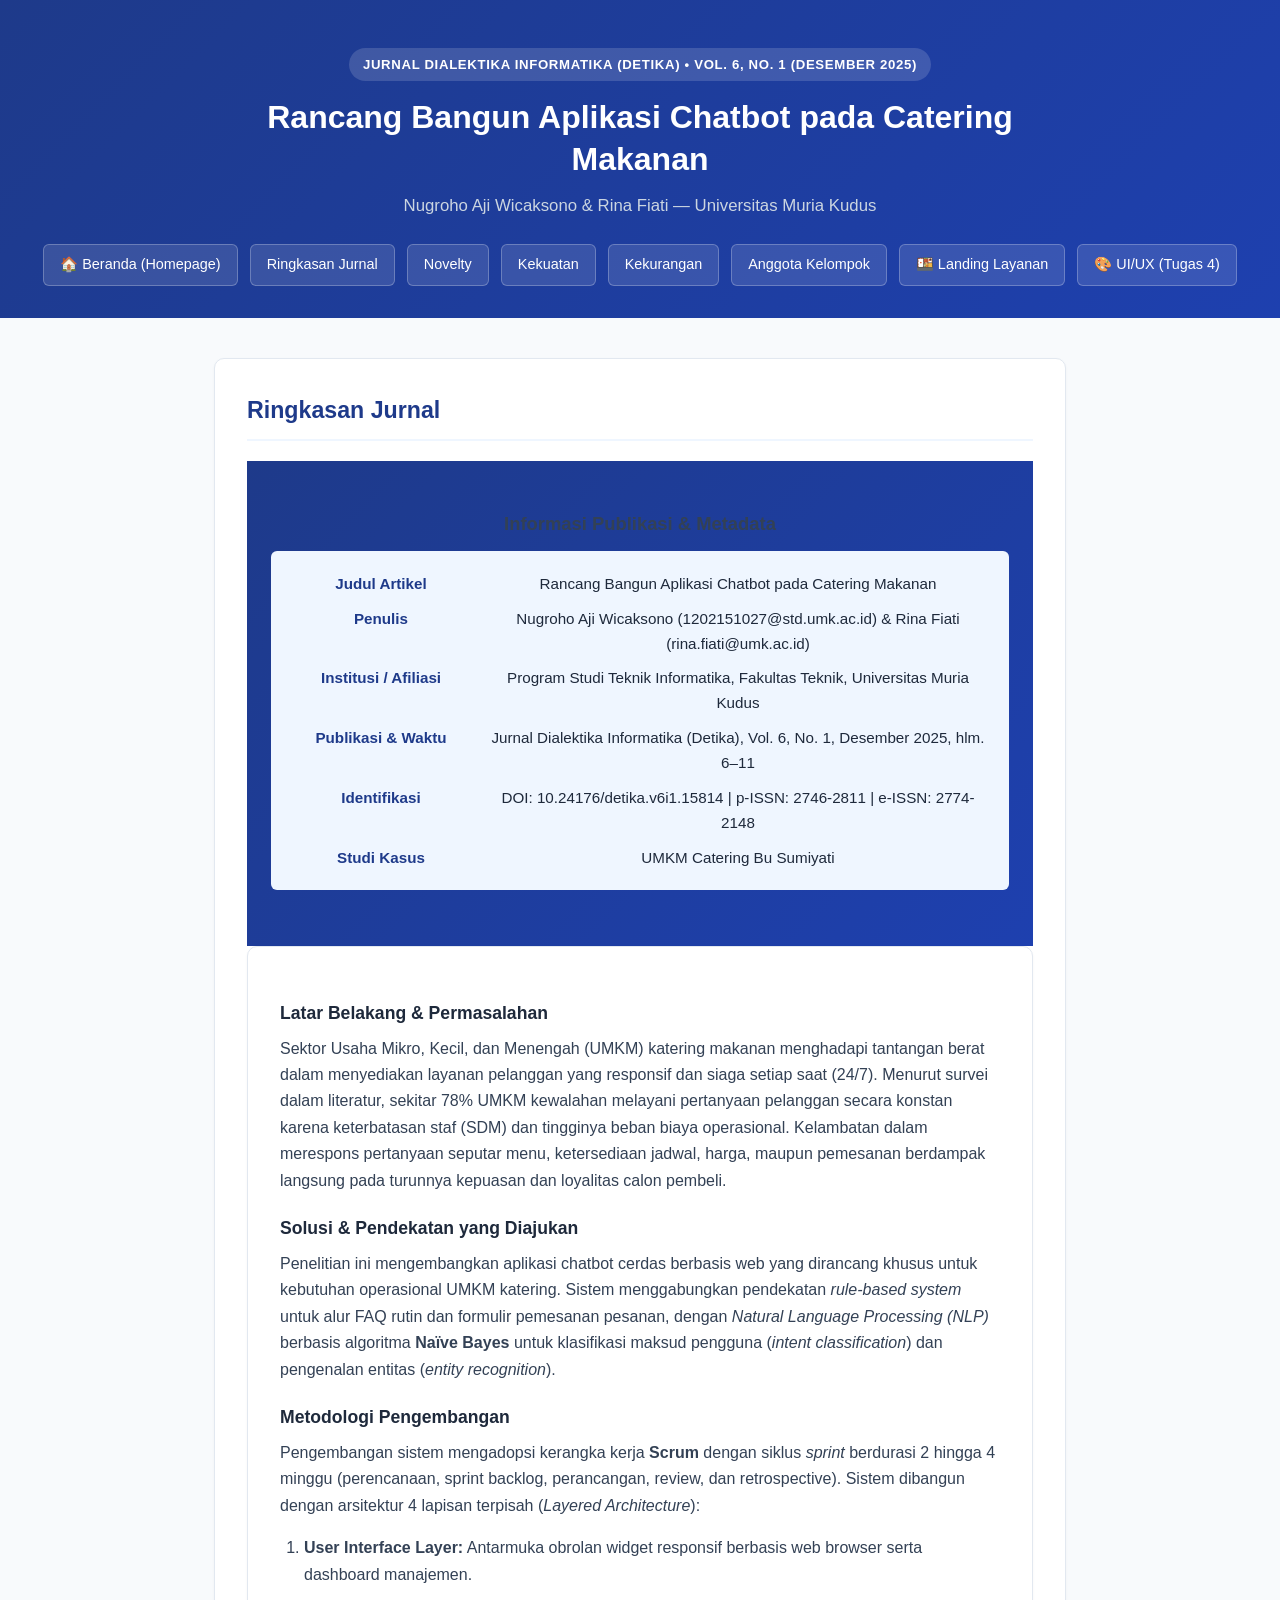
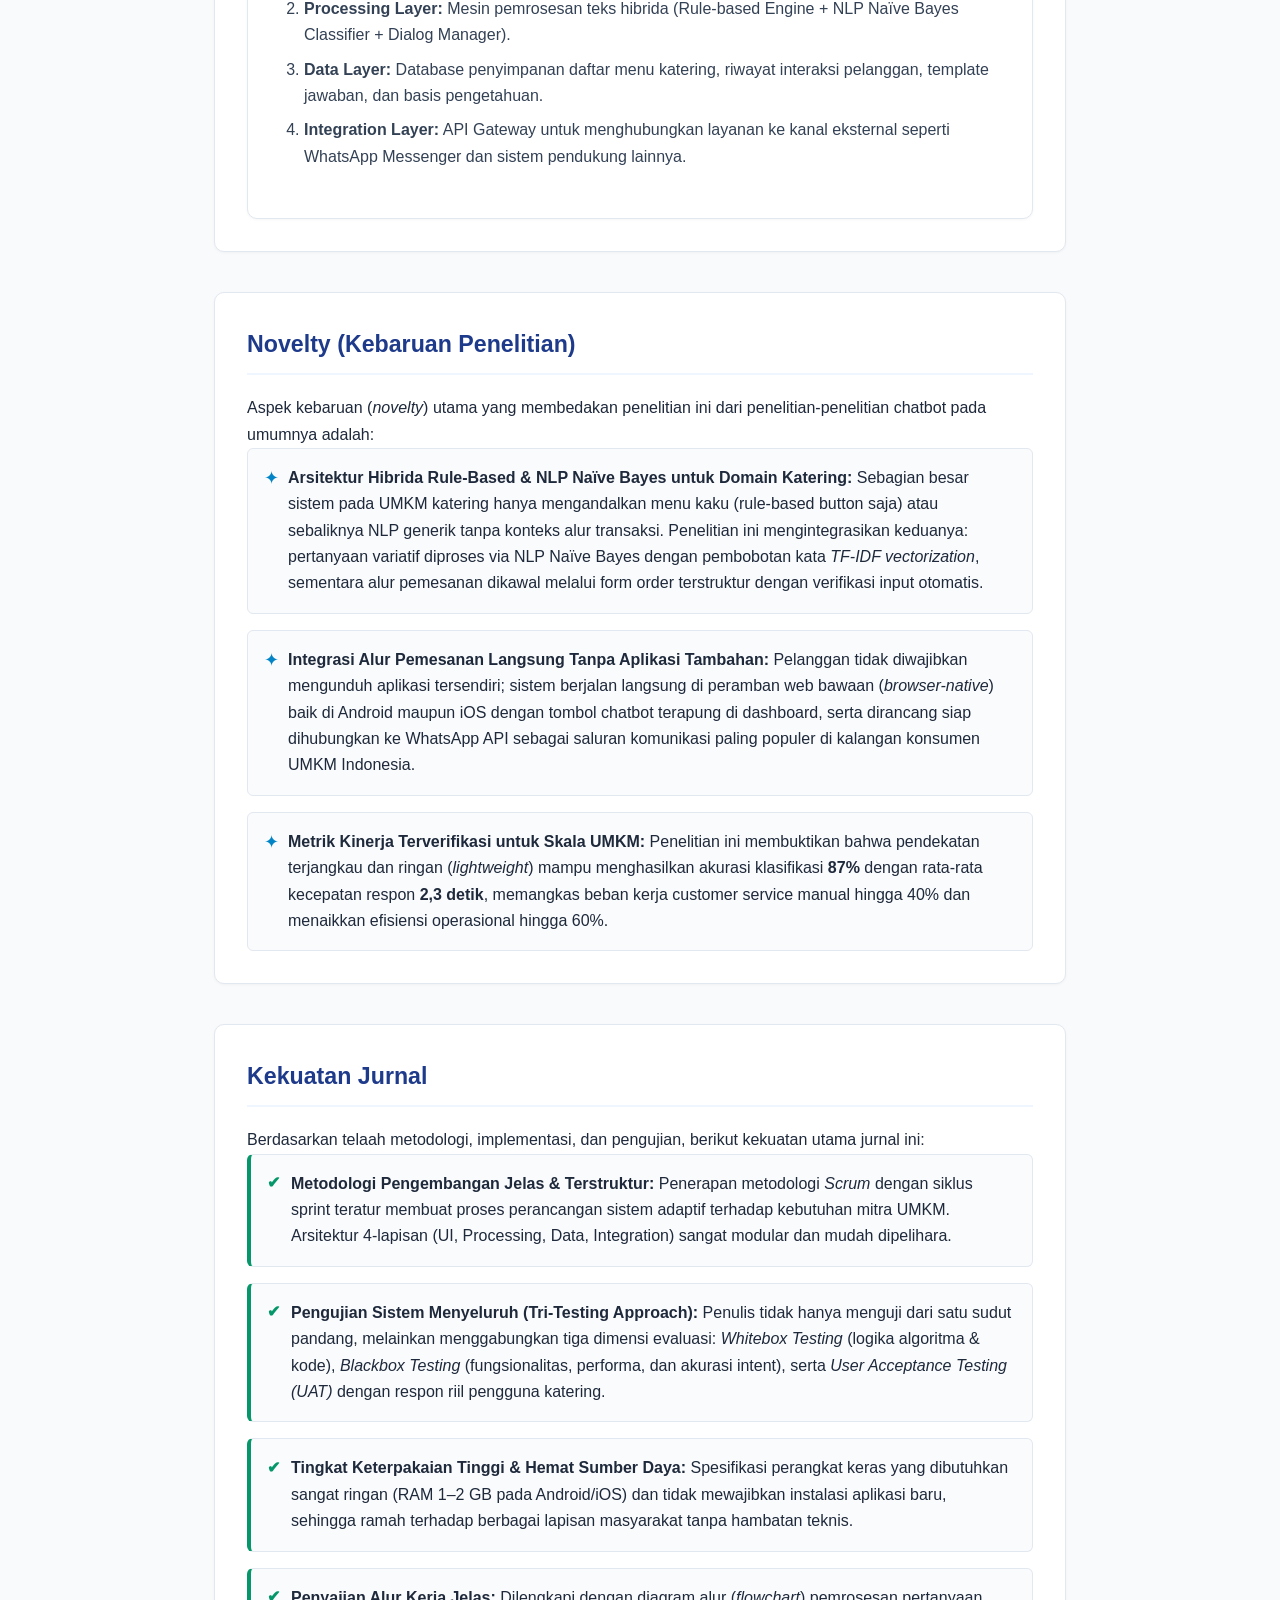
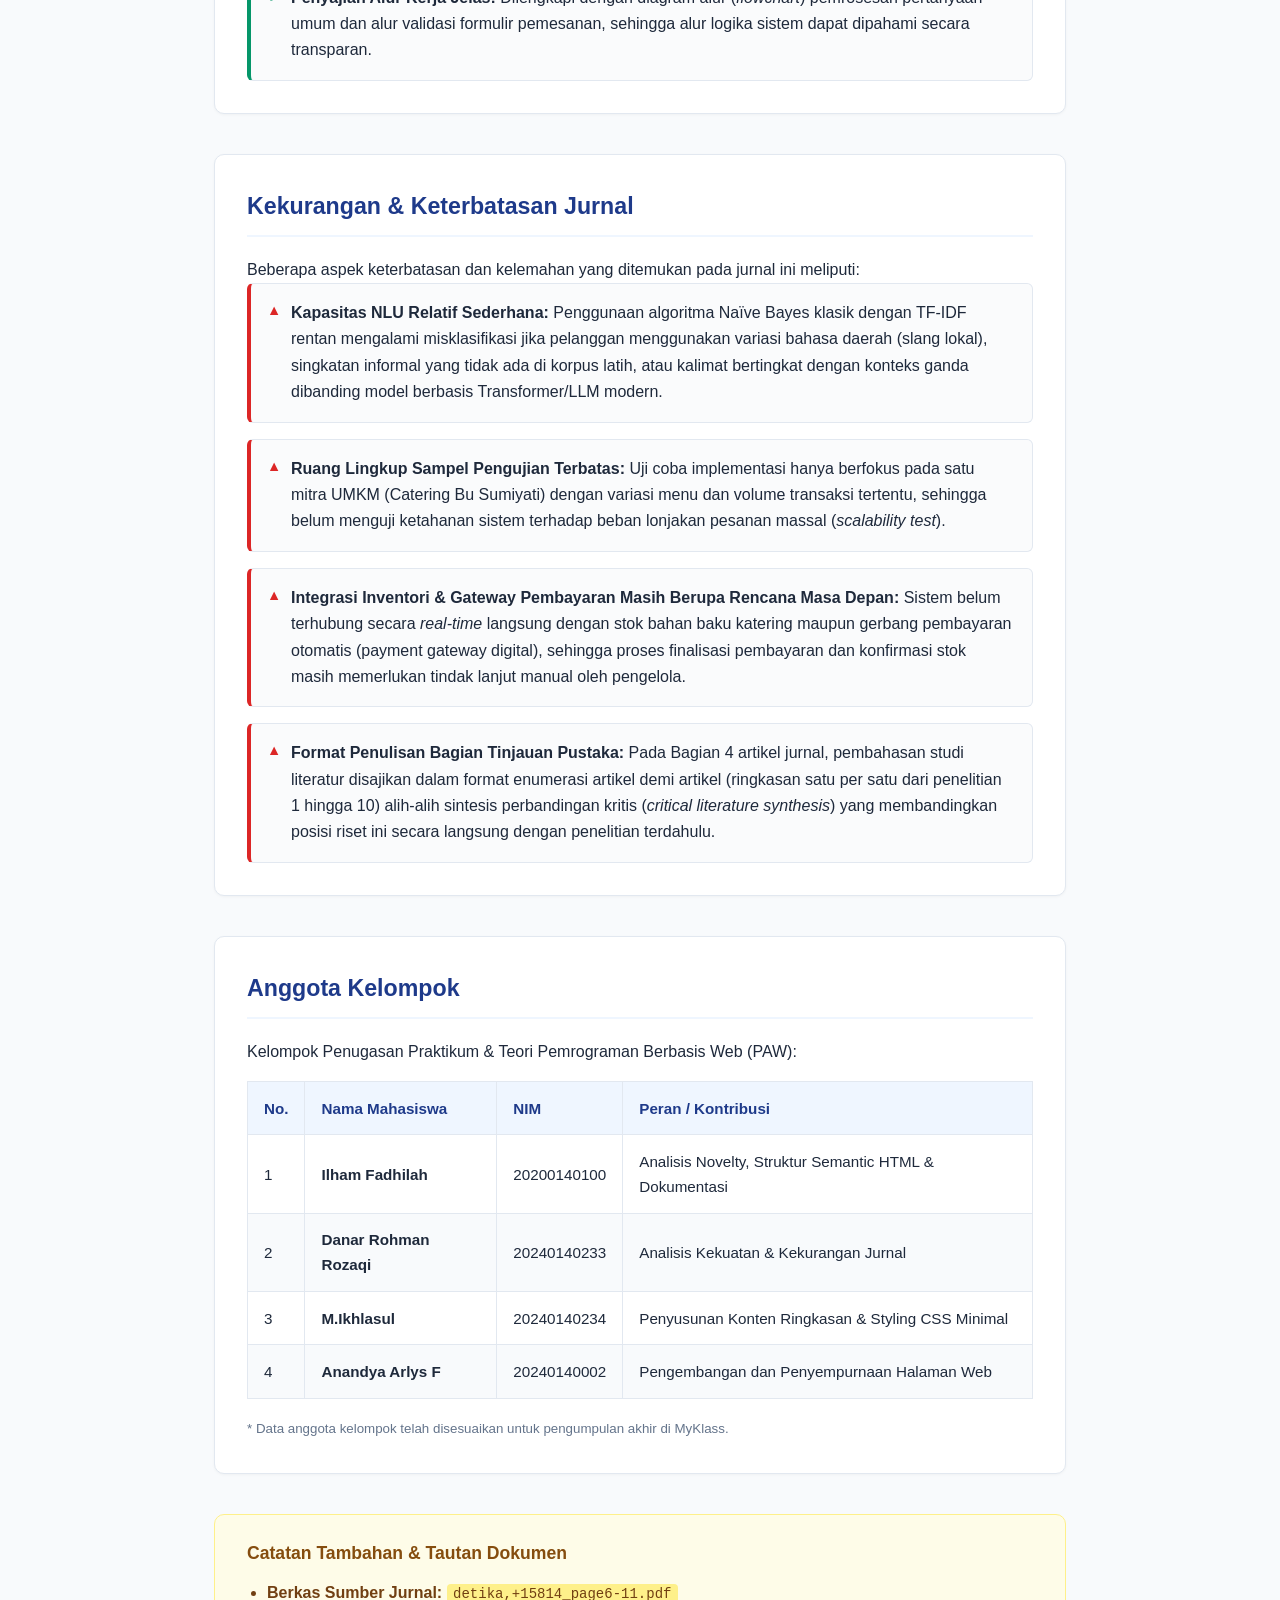
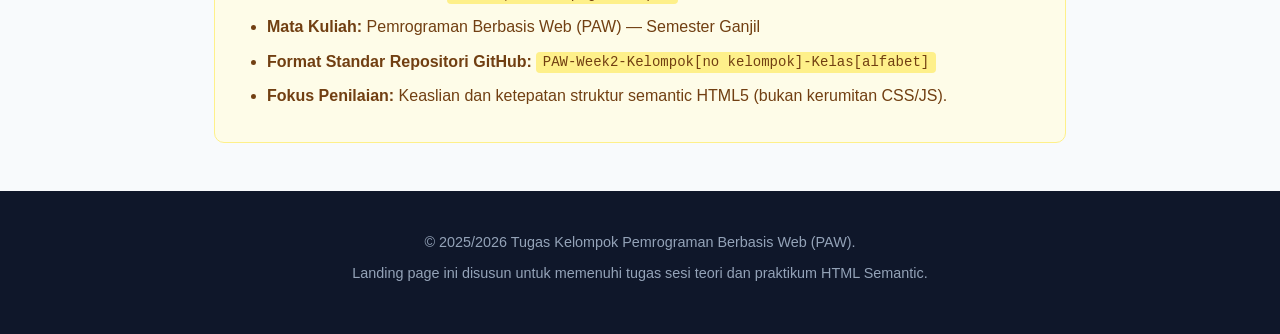
<file: landing-jurnal.html>
<!DOCTYPE html>
<html lang="id">
<head>
  <meta charset="UTF-8">
  <meta name="viewport" content="width=device-width, initial-scale=1.0">
  <title>Landing Page Jurnal - Rancang Bangun Aplikasi Chatbot pada Catering Makanan</title>
  <link rel="stylesheet" href="style.css">
</head>
<body>
  <!-- Header: Identitas & Judul Jurnal -->
  <header>
    <p class="journal-badge">Jurnal Dialektika Informatika (Detika) • Vol. 6, No. 1 (Desember 2025)</p>
    <h1>Rancang Bangun Aplikasi Chatbot pada Catering Makanan</h1>
    <p class="journal-authors">Nugroho Aji Wicaksono &amp; Rina Fiati — Universitas Muria Kudus</p>

    <!-- Navigasi Internal Berbasis Tag Semantic <nav> -->
    <nav aria-label="Navigasi Utama">
      <ul>
        <li><a href="index.html">🏠 Beranda (Homepage)</a></li>
        <li><a href="#about">Ringkasan Jurnal</a></li>
        <li><a href="#novelty">Novelty</a></li>
        <li><a href="#kekuatan">Kekuatan</a></li>
        <li><a href="#kekurangan">Kekurangan</a></li>
        <li><a href="#anggota">Anggota Kelompok</a></li>
        <li><a href="landing-layanan.html">🍱 Landing Layanan</a></li>
        <li><a href="uiux/index.html">🎨 UI/UX (Tugas 4)</a></li>
      </ul>
    </nav>
  </header>

  <!-- Main: Pembungkus Konten Utama -->
  <main>
    <!-- Section 1: About / Ringkasan Jurnal -->
    <section id="about">
      <h2>Ringkasan Jurnal</h2>
      <article>
        <header>
          <h3>Informasi Publikasi &amp; Metadata</h3>
          <dl class="meta-grid">
            <dt>Judul Artikel</dt>
            <dd>Rancang Bangun Aplikasi Chatbot pada Catering Makanan</dd>
            <dt>Penulis</dt>
            <dd>Nugroho Aji Wicaksono (1202151027@std.umk.ac.id) &amp; Rina Fiati (rina.fiati@umk.ac.id)</dd>
            <dt>Institusi / Afiliasi</dt>
            <dd>Program Studi Teknik Informatika, Fakultas Teknik, Universitas Muria Kudus</dd>
            <dt>Publikasi &amp; Waktu</dt>
            <dd>Jurnal Dialektika Informatika (Detika), Vol. 6, No. 1, Desember 2025, hlm. 6–11</dd>
            <dt>Identifikasi</dt>
            <dd>DOI: 10.24176/detika.v6i1.15814 | p-ISSN: 2746-2811 | e-ISSN: 2774-2148</dd>
            <dt>Studi Kasus</dt>
            <dd>UMKM Catering Bu Sumiyati</dd>
          </dl>
        </header>

        <section class="summary-content">
          <h4>Latar Belakang &amp; Permasalahan</h4>
          <p>
            Sektor Usaha Mikro, Kecil, dan Menengah (UMKM) katering makanan menghadapi tantangan berat
            dalam menyediakan layanan pelanggan yang responsif dan siaga setiap saat (24/7). Menurut survei
            dalam literatur, sekitar 78% UMKM kewalahan melayani pertanyaan pelanggan secara konstan
            karena keterbatasan staf (SDM) dan tingginya beban biaya operasional. Kelambatan dalam merespons
            pertanyaan seputar menu, ketersediaan jadwal, harga, maupun pemesanan berdampak langsung pada
            turunnya kepuasan dan loyalitas calon pembeli.
          </p>

          <h4>Solusi &amp; Pendekatan yang Diajukan</h4>
          <p>
            Penelitian ini mengembangkan aplikasi chatbot cerdas berbasis web yang dirancang khusus untuk
            kebutuhan operasional UMKM katering. Sistem menggabungkan pendekatan <em>rule-based system</em>
            untuk alur FAQ rutin dan formulir pemesanan pesanan, dengan <em>Natural Language Processing (NLP)</em>
            berbasis algoritma <strong>Naïve Bayes</strong> untuk klasifikasi maksud pengguna (<em>intent classification</em>)
            dan pengenalan entitas (<em>entity recognition</em>).
          </p>

          <h4>Metodologi Pengembangan</h4>
          <p>
            Pengembangan sistem mengadopsi kerangka kerja <strong>Scrum</strong> dengan siklus <em>sprint</em> berdurasi
            2 hingga 4 minggu (perencanaan, sprint backlog, perancangan, review, dan retrospective). Sistem dibangun
            dengan arsitektur 4 lapisan terpisah (<em>Layered Architecture</em>):
          </p>
          <ol>
            <li><strong>User Interface Layer:</strong> Antarmuka obrolan widget responsif berbasis web browser serta dashboard manajemen.</li>
            <li><strong>Processing Layer:</strong> Mesin pemrosesan teks hibrida (Rule-based Engine + NLP Naïve Bayes Classifier + Dialog Manager).</li>
            <li><strong>Data Layer:</strong> Database penyimpanan daftar menu katering, riwayat interaksi pelanggan, template jawaban, dan basis pengetahuan.</li>
            <li><strong>Integration Layer:</strong> API Gateway untuk menghubungkan layanan ke kanal eksternal seperti WhatsApp Messenger dan sistem pendukung lainnya.</li>
          </ol>
        </section>
      </article>
    </section>

    <!-- Section 2: Novelty (Kebaruan Penelitian) -->
    <section id="novelty">
      <h2>Novelty (Kebaruan Penelitian)</h2>
      <article>
        <p>
          Aspek kebaruan (<em>novelty</em>) utama yang membedakan penelitian ini dari penelitian-penelitian chatbot pada umumnya adalah:
        </p>
        <ul class="feature-list">
          <li>
            <strong>Arsitektur Hibrida Rule-Based &amp; NLP Naïve Bayes untuk Domain Katering:</strong>
            Sebagian besar sistem pada UMKM katering hanya mengandalkan menu kaku (rule-based button saja)
            atau sebaliknya NLP generik tanpa konteks alur transaksi. Penelitian ini mengintegrasikan keduanya:
            pertanyaan variatif diproses via NLP Naïve Bayes dengan pembobotan kata <em>TF-IDF vectorization</em>,
            sementara alur pemesanan dikawal melalui form order terstruktur dengan verifikasi input otomatis.
          </li>
          <li>
            <strong>Integrasi Alur Pemesanan Langsung Tanpa Aplikasi Tambahan:</strong>
            Pelanggan tidak diwajibkan mengunduh aplikasi tersendiri; sistem berjalan langsung di peramban web
            bawaan (<em>browser-native</em>) baik di Android maupun iOS dengan tombol chatbot terapung di dashboard,
            serta dirancang siap dihubungkan ke WhatsApp API sebagai saluran komunikasi paling populer di kalangan konsumen UMKM Indonesia.
          </li>
          <li>
            <strong>Metrik Kinerja Terverifikasi untuk Skala UMKM:</strong>
            Penelitian ini membuktikan bahwa pendekatan terjangkau dan ringan (<em>lightweight</em>) mampu menghasilkan
            akurasi klasifikasi <strong>87%</strong> dengan rata-rata kecepatan respon <strong>2,3 detik</strong>,
            memangkas beban kerja customer service manual hingga 40% dan menaikkan efisiensi operasional hingga 60%.
          </li>
        </ul>
      </article>
    </section>

    <!-- Section 3: Kekuatan Jurnal -->
    <section id="kekuatan">
      <h2>Kekuatan Jurnal</h2>
      <article>
        <p>Berdasarkan telaah metodologi, implementasi, dan pengujian, berikut kekuatan utama jurnal ini:</p>
        <ul class="strength-list">
          <li>
            <strong>Metodologi Pengembangan Jelas &amp; Terstruktur:</strong>
            Penerapan metodologi <em>Scrum</em> dengan siklus sprint teratur membuat proses perancangan sistem
            adaptif terhadap kebutuhan mitra UMKM. Arsitektur 4-lapisan (UI, Processing, Data, Integration) sangat modular
            dan mudah dipelihara.
          </li>
          <li>
            <strong>Pengujian Sistem Menyeluruh (Tri-Testing Approach):</strong>
            Penulis tidak hanya menguji dari satu sudut pandang, melainkan menggabungkan tiga dimensi evaluasi:
            <em>Whitebox Testing</em> (logika algoritma &amp; kode), <em>Blackbox Testing</em> (fungsionalitas, performa,
            dan akurasi intent), serta <em>User Acceptance Testing (UAT)</em> dengan respon riil pengguna katering.
          </li>
          <li>
            <strong>Tingkat Keterpakaian Tinggi &amp; Hemat Sumber Daya:</strong>
            Spesifikasi perangkat keras yang dibutuhkan sangat ringan (RAM 1–2 GB pada Android/iOS) dan tidak mewajibkan
            instalasi aplikasi baru, sehingga ramah terhadap berbagai lapisan masyarakat tanpa hambatan teknis.
          </li>
          <li>
            <strong>Penyajian Alur Kerja Jelas:</strong>
            Dilengkapi dengan diagram alur (<em>flowchart</em>) pemrosesan pertanyaan umum dan alur validasi formulir pemesanan,
            sehingga alur logika sistem dapat dipahami secara transparan.
          </li>
        </ul>
      </article>
    </section>

    <!-- Section 4: Kekurangan Jurnal -->
    <section id="kekurangan">
      <h2>Kekurangan &amp; Keterbatasan Jurnal</h2>
      <article>
        <p>Beberapa aspek keterbatasan dan kelemahan yang ditemukan pada jurnal ini meliputi:</p>
        <ul class="weakness-list">
          <li>
            <strong>Kapasitas NLU Relatif Sederhana:</strong>
            Penggunaan algoritma Naïve Bayes klasik dengan TF-IDF rentan mengalami misklasifikasi jika pelanggan
            menggunakan variasi bahasa daerah (slang lokal), singkatan informal yang tidak ada di korpus latih,
            atau kalimat bertingkat dengan konteks ganda dibanding model berbasis Transformer/LLM modern.
          </li>
          <li>
            <strong>Ruang Lingkup Sampel Pengujian Terbatas:</strong>
            Uji coba implementasi hanya berfokus pada satu mitra UMKM (Catering Bu Sumiyati) dengan variasi menu
            dan volume transaksi tertentu, sehingga belum menguji ketahanan sistem terhadap beban lonjakan pesanan massal (<em>scalability test</em>).
          </li>
          <li>
            <strong>Integrasi Inventori &amp; Gateway Pembayaran Masih Berupa Rencana Masa Depan:</strong>
            Sistem belum terhubung secara <em>real-time</em> langsung dengan stok bahan baku katering maupun gerbang
            pembayaran otomatis (payment gateway digital), sehingga proses finalisasi pembayaran dan konfirmasi stok
            masih memerlukan tindak lanjut manual oleh pengelola.
          </li>
          <li>
            <strong>Format Penulisan Bagian Tinjauan Pustaka:</strong>
            Pada Bagian 4 artikel jurnal, pembahasan studi literatur disajikan dalam format enumerasi artikel demi artikel
            (ringkasan satu per satu dari penelitian 1 hingga 10) alih-alih sintesis perbandingan kritis (<em>critical literature synthesis</em>)
            yang membandingkan posisi riset ini secara langsung dengan penelitian terdahulu.
          </li>
        </ul>
      </article>
    </section>

    <!-- Section 5: Anggota Kelompok -->
    <section id="anggota">
      <h2>Anggota Kelompok</h2>
      <article>
        <p class="section-intro">Kelompok Penugasan Praktikum &amp; Teori Pemrograman Berbasis Web (PAW):</p>
        <div class="table-container">
          <table>
            <thead>
              <tr>
                <th scope="col">No.</th>
                <th scope="col">Nama Mahasiswa</th>
                <th scope="col">NIM</th>
                <th scope="col">Peran / Kontribusi</th>
              </tr>
            </thead>
            <tbody>
              <tr>
                <td>1</td>
                <td><strong>Ilham Fadhilah</strong></td>
                <td>20200140100</td>
                <td>Analisis Novelty, Struktur Semantic HTML &amp; Dokumentasi</td>
              </tr>
              <tr>
                <td>2</td>
                <td><strong>Danar Rohman Rozaqi</strong></td>
                <td>20240140233</td>
                <td>Analisis Kekuatan &amp; Kekurangan Jurnal</td>
              </tr>
              <tr>
                <td>3</td>
                <td><strong>M.Ikhlasul</strong></td>
                <td>20240140234</td>
                <td>Penyusunan Konten Ringkasan &amp; Styling CSS Minimal</td>
              </tr>
              <tr>
                <td>4</td>
                <td><strong>Anandya Arlys F</strong></td>
                <td>20240140002</td>
                <td>Pengembangan dan Penyempurnaan Halaman Web</td>
              </tr>
            </tbody>
          </table>
        </div>
        <p class="note">
          <small>* Data anggota kelompok telah disesuaikan untuk pengumpulan akhir di MyKlass.</small>
        </p>
      </article>
    </section>

    <!-- Aside: Informasi Pendukung & Catatan Teknis -->
    <aside aria-labelledby="aside-title">
      <h3 id="aside-title">Catatan Tambahan &amp; Tautan Dokumen</h3>
      <ul>
        <li><strong>Berkas Sumber Jurnal:</strong> <code>detika,+15814_page6-11.pdf</code></li>
        <li><strong>Mata Kuliah:</strong> Pemrograman Berbasis Web (PAW) — Semester Ganjil</li>
        <li><strong>Format Standar Repositori GitHub:</strong> <code>PAW-Week2-Kelompok[no kelompok]-Kelas[alfabet]</code></li>
        <li><strong>Fokus Penilaian:</strong> Keaslian dan ketepatan struktur semantic HTML5 (bukan kerumitan CSS/JS).</li>
      </ul>
    </aside>
  </main>

  <!-- Footer: Keterangan Hak Cipta & Mata Kuliah -->
  <footer>
    <p>&copy; 2025/2026 Tugas Kelompok Pemrograman Berbasis Web (PAW).</p>
    <p>Landing page ini disusun untuk memenuhi tugas sesi teori dan praktikum HTML Semantic.</p>
  </footer>
</body>
</html>
</file>
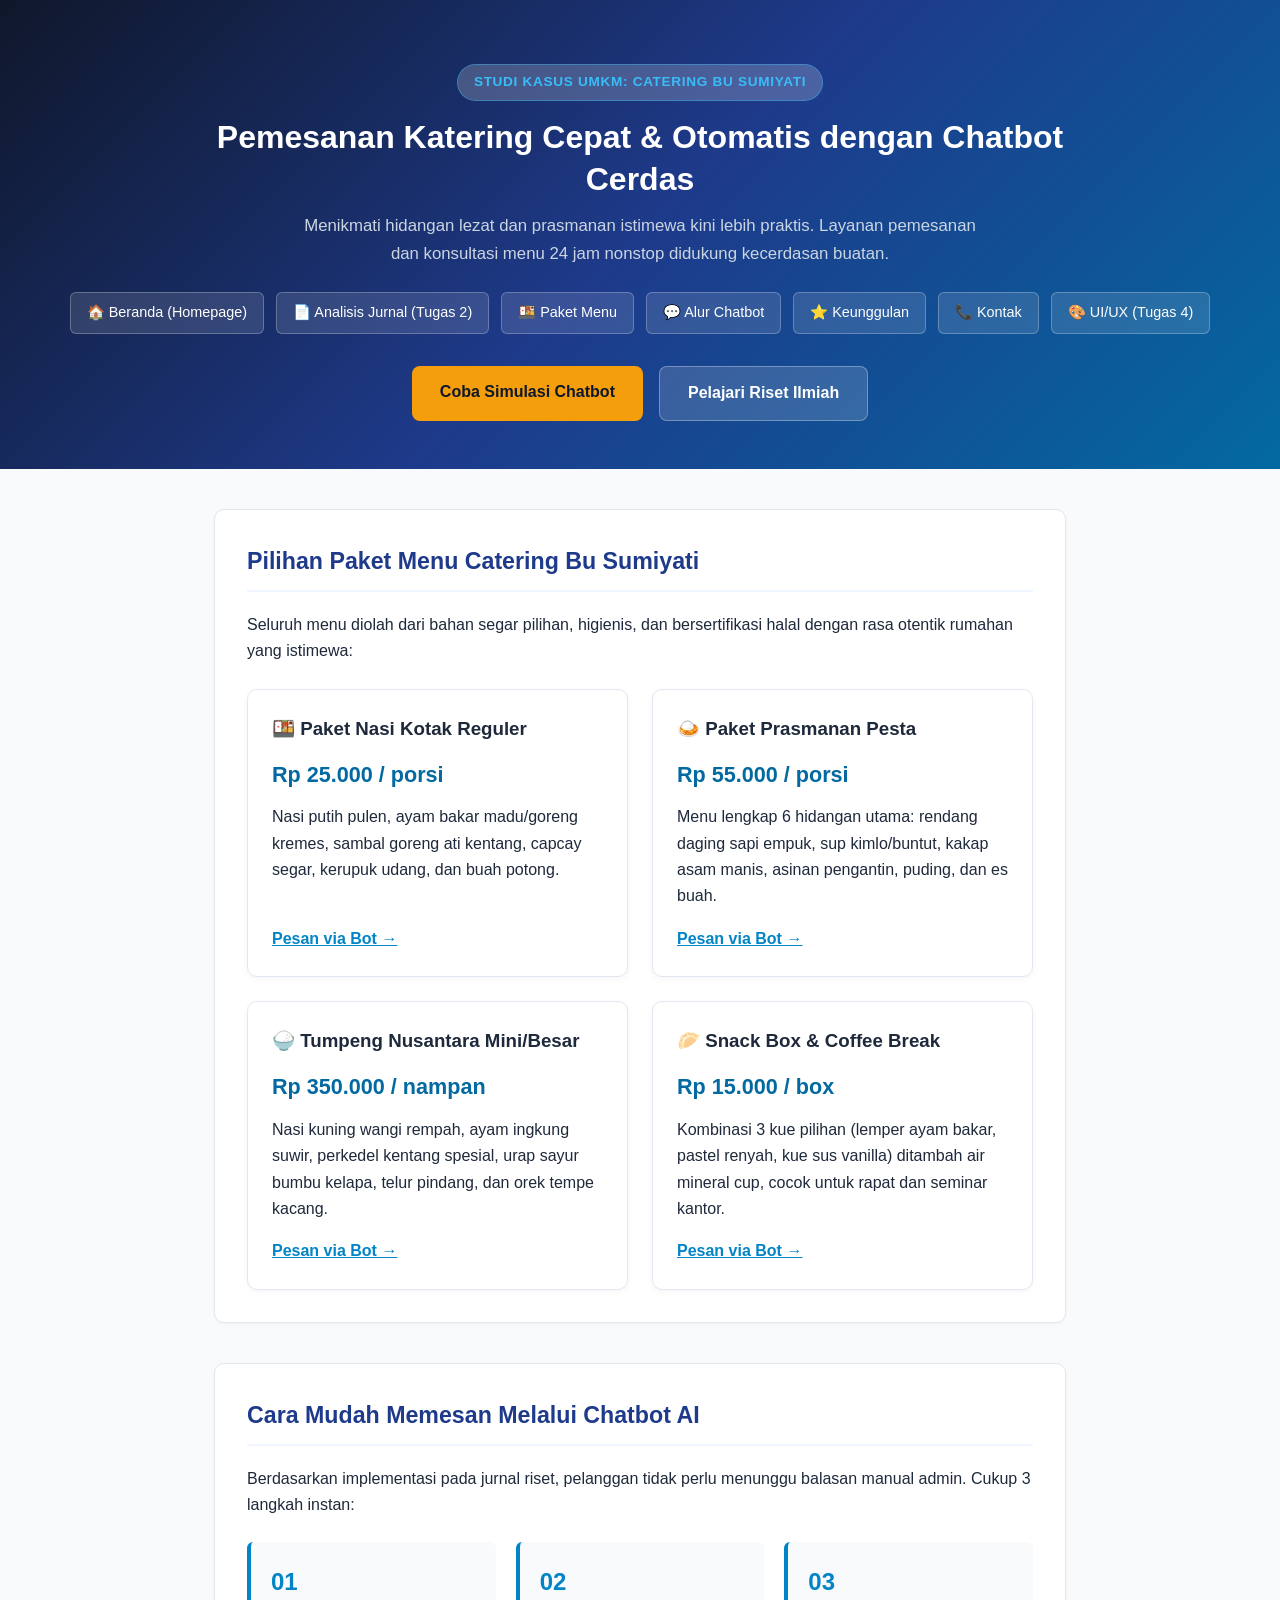
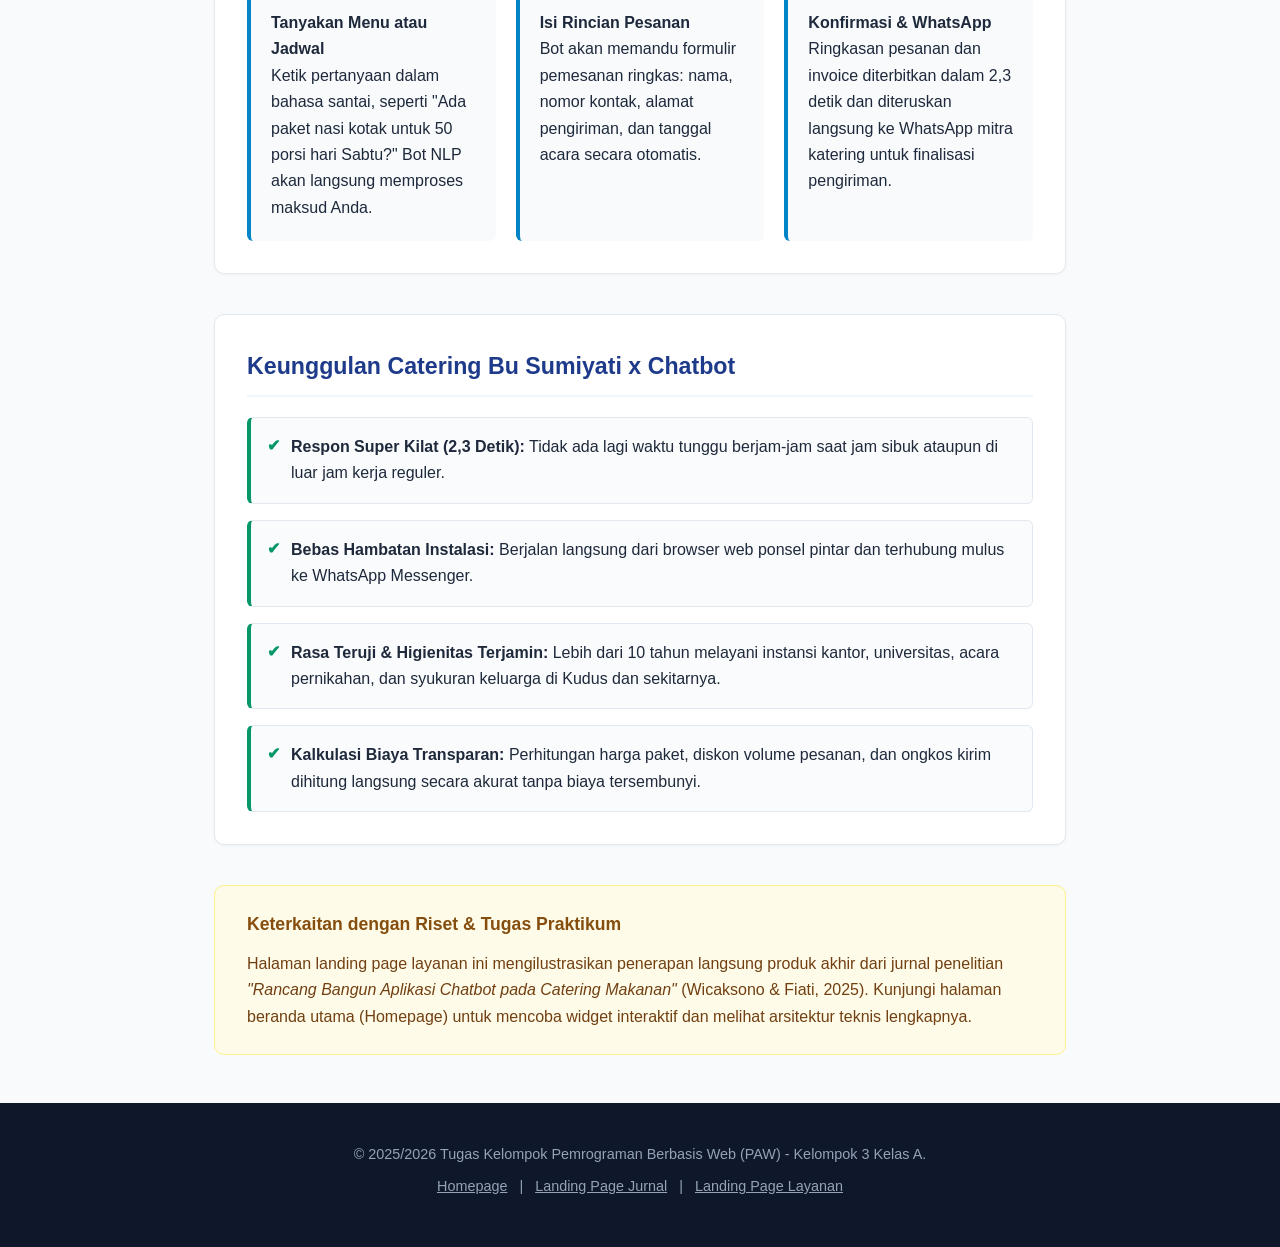
<file: landing-layanan.html>
<!DOCTYPE html>
<html lang="id">
<head>
  <meta charset="UTF-8">
  <meta name="viewport" content="width=device-width, initial-scale=1.0">
  <meta name="description" content="Landing Page Layanan Catering Bu Sumiyati dengan integrasi pemesanan otomatis via AI Chatbot cerdas 24/7.">
  <title>Layanan Catering Bu Sumiyati - Pesan Mudah via Chatbot Cerdas</title>
  <link rel="stylesheet" href="style.css">
  <style>
    .service-hero {
      background: linear-gradient(135deg, #0f172a 0%, #1e3a8a 50%, #0369a1 100%);
      color: #ffffff;
      padding: 4rem 1.5rem 3rem;
      text-align: center;
    }
    .service-badge {
      display: inline-block;
      font-size: 0.85rem;
      font-weight: 700;
      background: rgba(255, 255, 255, 0.2);
      color: #38bdf8;
      padding: 0.4rem 1rem;
      border-radius: 9999px;
      margin-bottom: 1rem;
      letter-spacing: 0.05em;
      text-transform: uppercase;
      border: 1px solid rgba(56, 189, 248, 0.4);
    }
    .hero-btn-group {
      display: flex;
      justify-content: center;
      gap: 1rem;
      margin-top: 2rem;
      flex-wrap: wrap;
    }
    .btn-primary-action {
      background: #f59e0b;
      color: #0f172a;
      font-weight: 700;
      padding: 0.85rem 1.75rem;
      border-radius: 8px;
      text-decoration: none;
      transition: transform 0.2s, background 0.2s;
    }
    .btn-primary-action:hover {
      background: #fbbf24;
      transform: translateY(-2px);
    }
    .btn-secondary-action {
      background: rgba(255, 255, 255, 0.15);
      color: #ffffff;
      font-weight: 600;
      padding: 0.85rem 1.75rem;
      border-radius: 8px;
      text-decoration: none;
      border: 1px solid rgba(255, 255, 255, 0.3);
      transition: background 0.2s;
    }
    .btn-secondary-action:hover {
      background: rgba(255, 255, 255, 0.25);
    }
    .menu-grid {
      display: grid;
      grid-template-columns: repeat(auto-fit, minmax(260px, 1fr));
      gap: 1.5rem;
      margin-top: 1.5rem;
    }
    .menu-card {
      background: #ffffff;
      border: 1px solid #e2e8f0;
      border-radius: 10px;
      padding: 1.5rem;
      box-shadow: 0 2px 6px rgba(0,0,0,0.04);
      display: flex;
      flex-direction: column;
      justify-content: space-between;
      transition: transform 0.2s ease, box-shadow 0.2s ease;
    }
    .menu-card:hover {
      transform: translateY(-4px);
      box-shadow: 0 10px 15px -3px rgba(0,0,0,0.1);
    }
    .menu-price {
      font-size: 1.35rem;
      font-weight: 800;
      color: #0369a1;
      margin: 0.75rem 0;
    }
    .step-list {
      display: grid;
      grid-template-columns: repeat(auto-fit, minmax(220px, 1fr));
      gap: 1.25rem;
      margin-top: 1.5rem;
    }
    .step-card {
      background: #f8fafc;
      border-left: 4px solid #0284c7;
      padding: 1.25rem;
      border-radius: 6px;
    }
    .step-num {
      font-size: 1.5rem;
      font-weight: 800;
      color: #0284c7;
      margin-bottom: 0.5rem;
    }
  </style>
</head>
<body>
  <!-- Header Layanan -->
  <header class="service-hero">
    <span class="service-badge">Studi Kasus UMKM: Catering Bu Sumiyati</span>
    <h1>Pemesanan Katering Cepat &amp; Otomatis dengan Chatbot Cerdas</h1>
    <p class="journal-authors">
      Menikmati hidangan lezat dan prasmanan istimewa kini lebih praktis. Layanan pemesanan dan konsultasi menu 24 jam nonstop didukung kecerdasan buatan.
    </p>

    <!-- Navigasi -->
    <nav aria-label="Navigasi Utama">
      <ul>
        <li><a href="index.html">🏠 Beranda (Homepage)</a></li>
        <li><a href="landing-jurnal.html">📄 Analisis Jurnal (Tugas 2)</a></li>
        <li><a href="#menu">🍱 Paket Menu</a></li>
        <li><a href="#carapesan">💬 Alur Chatbot</a></li>
        <li><a href="#keunggulan">⭐ Keunggulan</a></li>
        <li><a href="#kontak">📞 Kontak</a></li>
        <li><a href="uiux/index.html">🎨 UI/UX (Tugas 4)</a></li>
      </ul>
    </nav>

    <div class="hero-btn-group">
      <a href="index.html#demo" class="btn-primary-action">Coba Simulasi Chatbot</a>
      <a href="landing-jurnal.html" class="btn-secondary-action">Pelajari Riset Ilmiah</a>
    </div>
  </header>

  <main>
    <!-- Section 1: Paket Menu Katering -->
    <section id="menu">
      <h2>Pilihan Paket Menu Catering Bu Sumiyati</h2>
      <article>
        <p>Seluruh menu diolah dari bahan segar pilihan, higienis, dan bersertifikasi halal dengan rasa otentik rumahan yang istimewa:</p>
        <div class="menu-grid">
          <div class="menu-card">
            <div>
              <h3>🍱 Paket Nasi Kotak Reguler</h3>
              <p class="menu-price">Rp 25.000 / porsi</p>
              <p>Nasi putih pulen, ayam bakar madu/goreng kremes, sambal goreng ati kentang, capcay segar, kerupuk udang, dan buah potong.</p>
            </div>
            <a href="index.html#demo" style="color: #0284c7; font-weight: 600; margin-top: 1rem; display: inline-block;">Pesan via Bot &rarr;</a>
          </div>

          <div class="menu-card">
            <div>
              <h3>🍛 Paket Prasmanan Pesta</h3>
              <p class="menu-price">Rp 55.000 / porsi</p>
              <p>Menu lengkap 6 hidangan utama: rendang daging sapi empuk, sup kimlo/buntut, kakap asam manis, asinan pengantin, puding, dan es buah.</p>
            </div>
            <a href="index.html#demo" style="color: #0284c7; font-weight: 600; margin-top: 1rem; display: inline-block;">Pesan via Bot &rarr;</a>
          </div>

          <div class="menu-card">
            <div>
              <h3>🍚 Tumpeng Nusantara Mini/Besar</h3>
              <p class="menu-price">Rp 350.000 / nampan</p>
              <p>Nasi kuning wangi rempah, ayam ingkung suwir, perkedel kentang spesial, urap sayur bumbu kelapa, telur pindang, dan orek tempe kacang.</p>
            </div>
            <a href="index.html#demo" style="color: #0284c7; font-weight: 600; margin-top: 1rem; display: inline-block;">Pesan via Bot &rarr;</a>
          </div>

          <div class="menu-card">
            <div>
              <h3>🥟 Snack Box &amp; Coffee Break</h3>
              <p class="menu-price">Rp 15.000 / box</p>
              <p>Kombinasi 3 kue pilihan (lemper ayam bakar, pastel renyah, kue sus vanilla) ditambah air mineral cup, cocok untuk rapat dan seminar kantor.</p>
            </div>
            <a href="index.html#demo" style="color: #0284c7; font-weight: 600; margin-top: 1rem; display: inline-block;">Pesan via Bot &rarr;</a>
          </div>
        </div>
      </article>
    </section>

    <!-- Section 2: Alur Pemesanan via Chatbot -->
    <section id="carapesan">
      <h2>Cara Mudah Memesan Melalui Chatbot AI</h2>
      <article>
        <p>Berdasarkan implementasi pada jurnal riset, pelanggan tidak perlu menunggu balasan manual admin. Cukup 3 langkah instan:</p>
        <div class="step-list">
          <div class="step-card">
            <div class="step-num">01</div>
            <h4>Tanyakan Menu atau Jadwal</h4>
            <p>Ketik pertanyaan dalam bahasa santai, seperti "Ada paket nasi kotak untuk 50 porsi hari Sabtu?" Bot NLP akan langsung memproses maksud Anda.</p>
          </div>
          <div class="step-card">
            <div class="step-num">02</div>
            <h4>Isi Rincian Pesanan</h4>
            <p>Bot akan memandu formulir pemesanan ringkas: nama, nomor kontak, alamat pengiriman, dan tanggal acara secara otomatis.</p>
          </div>
          <div class="step-card">
            <div class="step-num">03</div>
            <h4>Konfirmasi &amp; WhatsApp</h4>
            <p>Ringkasan pesanan dan invoice diterbitkan dalam 2,3 detik dan diteruskan langsung ke WhatsApp mitra katering untuk finalisasi pengiriman.</p>
          </div>
        </div>
      </article>
    </section>

    <!-- Section 3: Keunggulan Layanan -->
    <section id="keunggulan">
      <h2>Keunggulan Catering Bu Sumiyati x Chatbot</h2>
      <article>
        <ul class="strength-list">
          <li>
            <strong>Respon Super Kilat (2,3 Detik):</strong> Tidak ada lagi waktu tunggu berjam-jam saat jam sibuk ataupun di luar jam kerja reguler.
          </li>
          <li>
            <strong>Bebas Hambatan Instalasi:</strong> Berjalan langsung dari browser web ponsel pintar dan terhubung mulus ke WhatsApp Messenger.
          </li>
          <li>
            <strong>Rasa Teruji &amp; Higienitas Terjamin:</strong> Lebih dari 10 tahun melayani instansi kantor, universitas, acara pernikahan, dan syukuran keluarga di Kudus dan sekitarnya.
          </li>
          <li>
            <strong>Kalkulasi Biaya Transparan:</strong> Perhitungan harga paket, diskon volume pesanan, dan ongkos kirim dihitung langsung secara akurat tanpa biaya tersembunyi.
          </li>
        </ul>
      </article>
    </section>

    <!-- Aside: Catatan Integrasi Tugas -->
    <aside aria-labelledby="aside-layanan">
      <h3 id="aside-layanan">Keterkaitan dengan Riset &amp; Tugas Praktikum</h3>
      <p>
        Halaman landing page layanan ini mengilustrasikan penerapan langsung produk akhir dari jurnal penelitian
        <em>"Rancang Bangun Aplikasi Chatbot pada Catering Makanan"</em> (Wicaksono &amp; Fiati, 2025).
        Kunjungi halaman beranda utama (Homepage) untuk mencoba widget interaktif dan melihat arsitektur teknis lengkapnya.
      </p>
    </aside>
  </main>

  <footer>
    <p>&copy; 2025/2026 Tugas Kelompok Pemrograman Berbasis Web (PAW) - Kelompok 3 Kelas A.</p>
    <p>
      <a href="index.html" style="color: #94a3b8; margin: 0 0.5rem;">Homepage</a> |
      <a href="landing-jurnal.html" style="color: #94a3b8; margin: 0 0.5rem;">Landing Page Jurnal</a> |
      <a href="landing-layanan.html" style="color: #94a3b8; margin: 0 0.5rem;">Landing Page Layanan</a>
    </p>
  </footer>
</body>
</html>
</file>
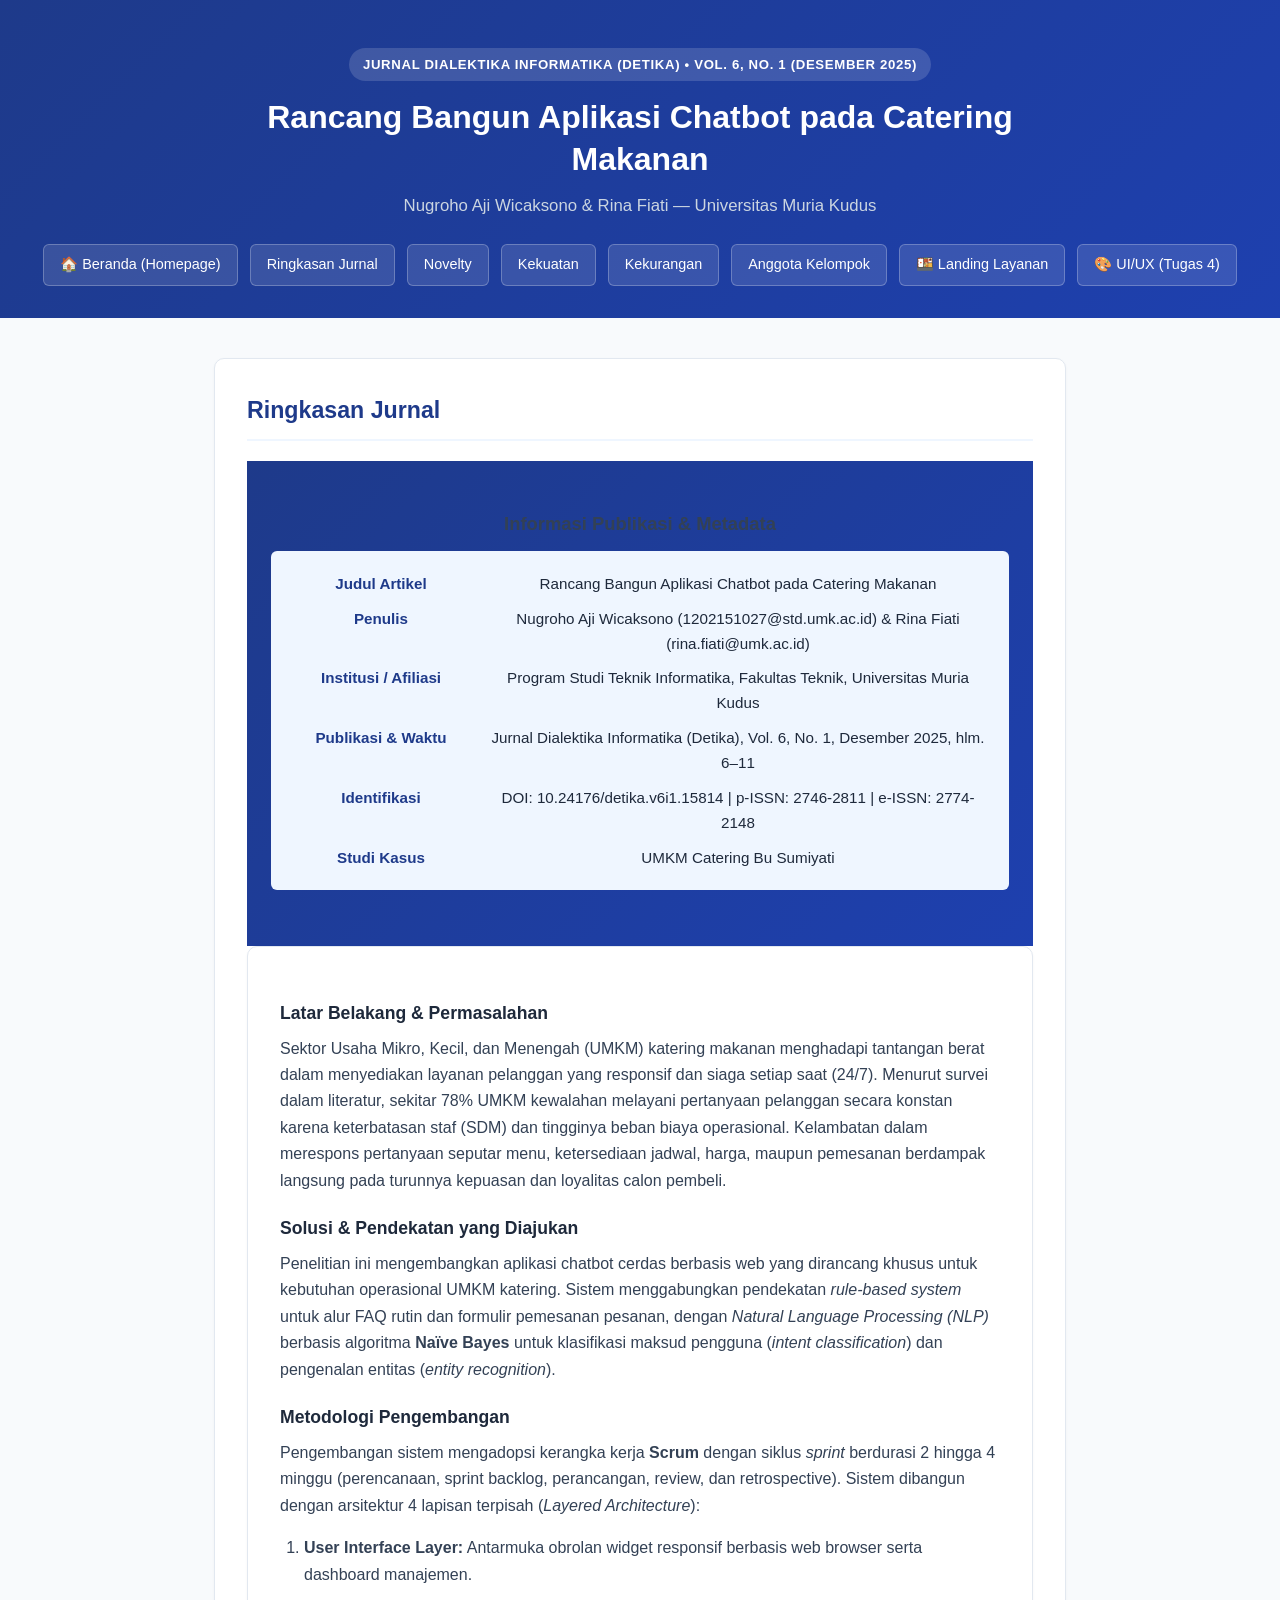
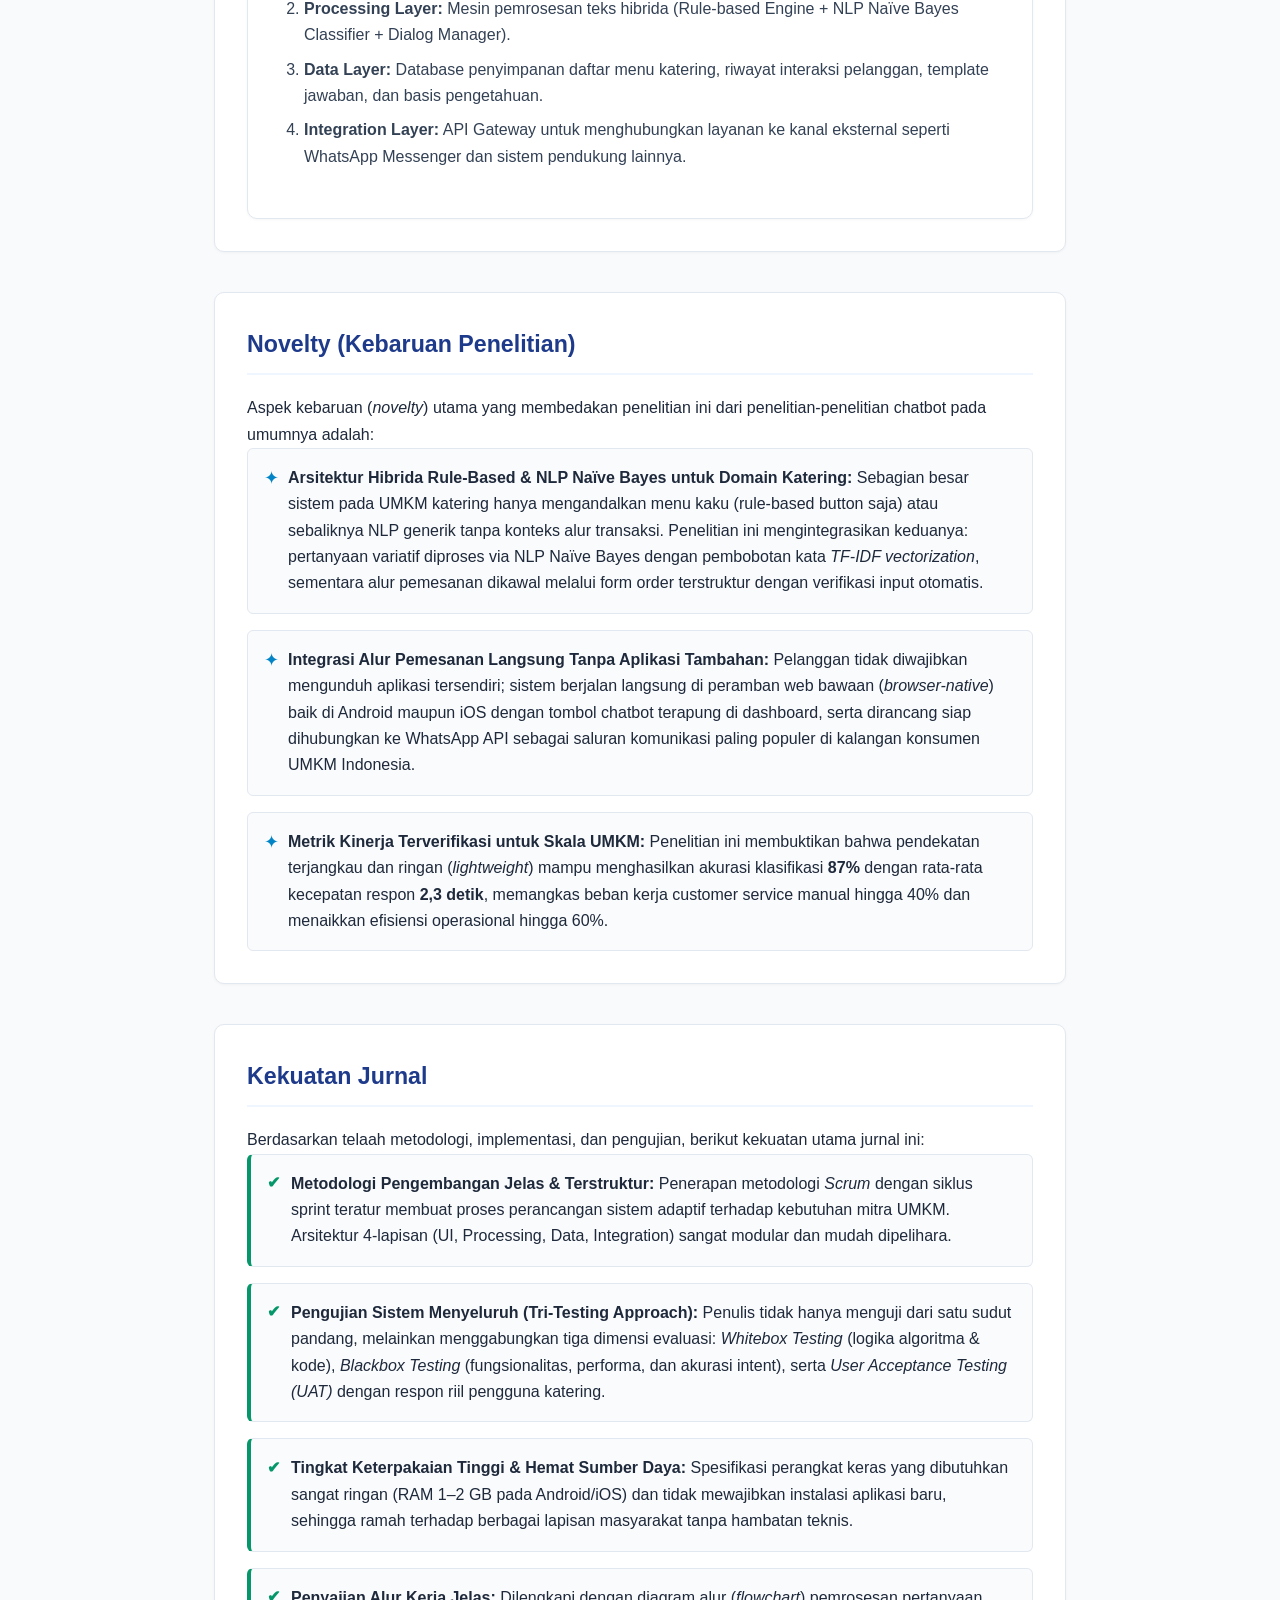
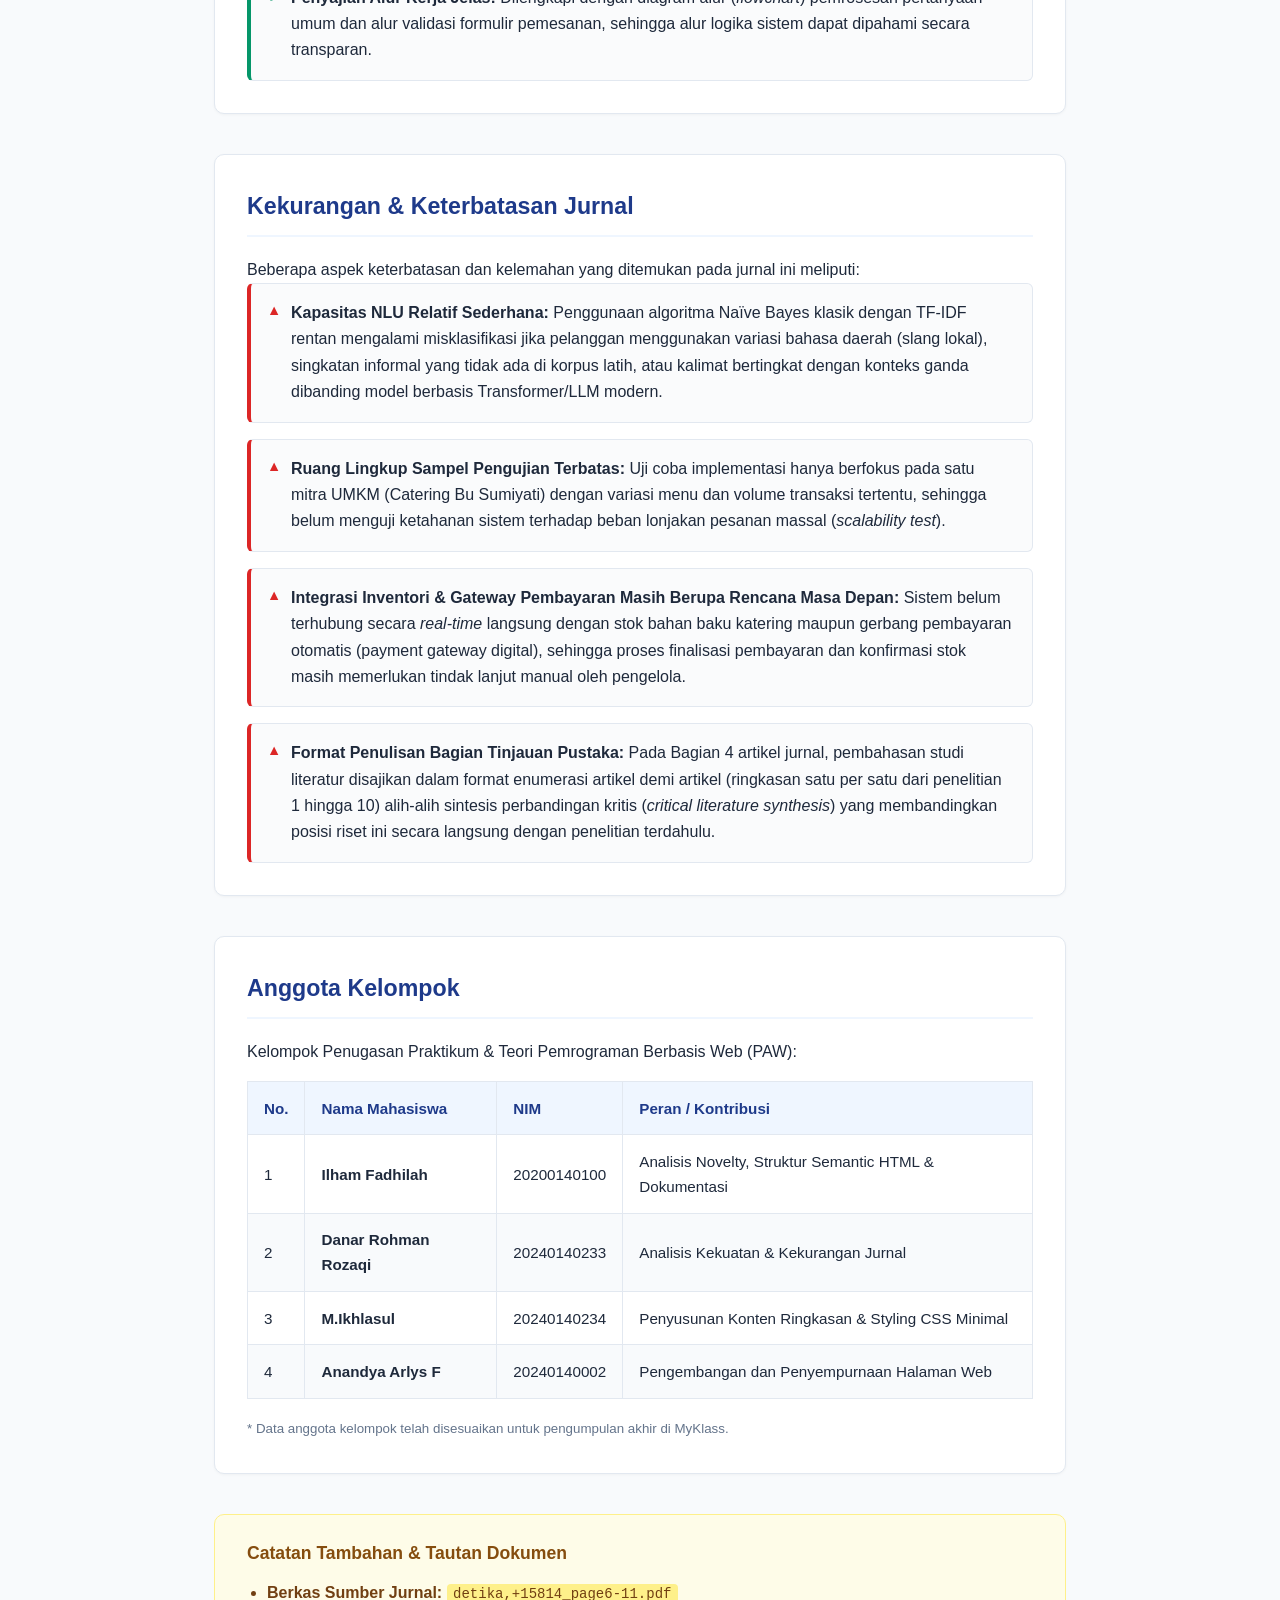
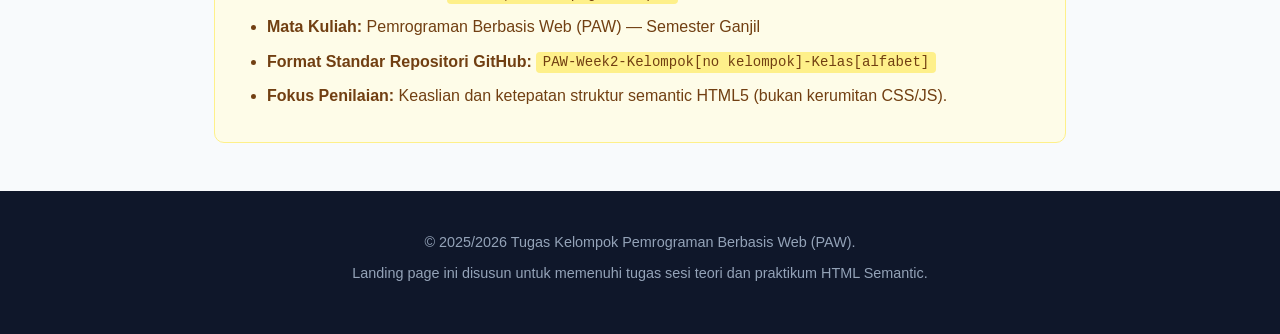
<file: landing-page.html>
<!DOCTYPE html>
<html lang="id">
<head>
  <meta charset="UTF-8">
  <meta name="viewport" content="width=device-width, initial-scale=1.0">
  <title>Landing Page Jurnal - Rancang Bangun Aplikasi Chatbot pada Catering Makanan</title>
  <link rel="stylesheet" href="style.css">
</head>
<body>
  <!-- Header: Identitas & Judul Jurnal -->
  <header>
    <p class="journal-badge">Jurnal Dialektika Informatika (Detika) • Vol. 6, No. 1 (Desember 2025)</p>
    <h1>Rancang Bangun Aplikasi Chatbot pada Catering Makanan</h1>
    <p class="journal-authors">Nugroho Aji Wicaksono &amp; Rina Fiati — Universitas Muria Kudus</p>

    <!-- Navigasi Internal Berbasis Tag Semantic <nav> -->
    <nav aria-label="Navigasi Utama">
       <ul>
         <li><a href="index.html">🏠 Beranda (Homepage)</a></li>
         <li><a href="#about">Ringkasan Jurnal</a></li>
         <li><a href="#novelty">Novelty</a></li>
         <li><a href="#kekuatan">Kekuatan</a></li>
         <li><a href="#kekurangan">Kekurangan</a></li>
         <li><a href="#anggota">Anggota Kelompok</a></li>
         <li><a href="landing-layanan.html">🍱 Landing Layanan</a></li>
         <li><a href="uiux/index.html">🎨 UI/UX (Tugas 4)</a></li>
       </ul>
    </nav>
  </header>

  <!-- Main: Pembungkus Konten Utama -->
  <main>
    <!-- Section 1: About / Ringkasan Jurnal -->
    <section id="about">
      <h2>Ringkasan Jurnal</h2>
      <article>
        <header>
          <h3>Informasi Publikasi &amp; Metadata</h3>
          <dl class="meta-grid">
            <dt>Judul Artikel</dt>
            <dd>Rancang Bangun Aplikasi Chatbot pada Catering Makanan</dd>
            <dt>Penulis</dt>
            <dd>Nugroho Aji Wicaksono (1202151027@std.umk.ac.id) &amp; Rina Fiati (rina.fiati@umk.ac.id)</dd>
            <dt>Institusi / Afiliasi</dt>
            <dd>Program Studi Teknik Informatika, Fakultas Teknik, Universitas Muria Kudus</dd>
            <dt>Publikasi &amp; Waktu</dt>
            <dd>Jurnal Dialektika Informatika (Detika), Vol. 6, No. 1, Desember 2025, hlm. 6–11</dd>
            <dt>Identifikasi</dt>
            <dd>DOI: 10.24176/detika.v6i1.15814 | p-ISSN: 2746-2811 | e-ISSN: 2774-2148</dd>
            <dt>Studi Kasus</dt>
            <dd>UMKM Catering Bu Sumiyati</dd>
          </dl>
        </header>

        <section class="summary-content">
          <h4>Latar Belakang &amp; Permasalahan</h4>
          <p>
            Sektor Usaha Mikro, Kecil, dan Menengah (UMKM) katering makanan menghadapi tantangan berat
            dalam menyediakan layanan pelanggan yang responsif dan siaga setiap saat (24/7). Menurut survei
            dalam literatur, sekitar 78% UMKM kewalahan melayani pertanyaan pelanggan secara konstan
            karena keterbatasan staf (SDM) dan tingginya beban biaya operasional. Kelambatan dalam merespons
            pertanyaan seputar menu, ketersediaan jadwal, harga, maupun pemesanan berdampak langsung pada
            turunnya kepuasan dan loyalitas calon pembeli.
          </p>

          <h4>Solusi &amp; Pendekatan yang Diajukan</h4>
          <p>
            Penelitian ini mengembangkan aplikasi chatbot cerdas berbasis web yang dirancang khusus untuk
            kebutuhan operasional UMKM katering. Sistem menggabungkan pendekatan <em>rule-based system</em>
            untuk alur FAQ rutin dan formulir pemesanan pesanan, dengan <em>Natural Language Processing (NLP)</em>
            berbasis algoritma <strong>Naïve Bayes</strong> untuk klasifikasi maksud pengguna (<em>intent classification</em>)
            dan pengenalan entitas (<em>entity recognition</em>).
          </p>

          <h4>Metodologi Pengembangan</h4>
          <p>
            Pengembangan sistem mengadopsi kerangka kerja <strong>Scrum</strong> dengan siklus <em>sprint</em> berdurasi
            2 hingga 4 minggu (perencanaan, sprint backlog, perancangan, review, dan retrospective). Sistem dibangun
            dengan arsitektur 4 lapisan terpisah (<em>Layered Architecture</em>):
          </p>
          <ol>
            <li><strong>User Interface Layer:</strong> Antarmuka obrolan widget responsif berbasis web browser serta dashboard manajemen.</li>
            <li><strong>Processing Layer:</strong> Mesin pemrosesan teks hibrida (Rule-based Engine + NLP Naïve Bayes Classifier + Dialog Manager).</li>
            <li><strong>Data Layer:</strong> Database penyimpanan daftar menu katering, riwayat interaksi pelanggan, template jawaban, dan basis pengetahuan.</li>
            <li><strong>Integration Layer:</strong> API Gateway untuk menghubungkan layanan ke kanal eksternal seperti WhatsApp Messenger dan sistem pendukung lainnya.</li>
          </ol>
        </section>
      </article>
    </section>

    <!-- Section 2: Novelty (Kebaruan Penelitian) -->
    <section id="novelty">
      <h2>Novelty (Kebaruan Penelitian)</h2>
      <article>
        <p>
          Aspek kebaruan (<em>novelty</em>) utama yang membedakan penelitian ini dari penelitian-penelitian chatbot pada umumnya adalah:
        </p>
        <ul class="feature-list">
          <li>
            <strong>Arsitektur Hibrida Rule-Based &amp; NLP Naïve Bayes untuk Domain Katering:</strong>
            Sebagian besar sistem pada UMKM katering hanya mengandalkan menu kaku (rule-based button saja)
            atau sebaliknya NLP generik tanpa konteks alur transaksi. Penelitian ini mengintegrasikan keduanya:
            pertanyaan variatif diproses via NLP Naïve Bayes dengan pembobotan kata <em>TF-IDF vectorization</em>,
            sementara alur pemesanan dikawal melalui form order terstruktur dengan verifikasi input otomatis.
          </li>
          <li>
            <strong>Integrasi Alur Pemesanan Langsung Tanpa Aplikasi Tambahan:</strong>
            Pelanggan tidak diwajibkan mengunduh aplikasi tersendiri; sistem berjalan langsung di peramban web
            bawaan (<em>browser-native</em>) baik di Android maupun iOS dengan tombol chatbot terapung di dashboard,
            serta dirancang siap dihubungkan ke WhatsApp API sebagai saluran komunikasi paling populer di kalangan konsumen UMKM Indonesia.
          </li>
          <li>
            <strong>Metrik Kinerja Terverifikasi untuk Skala UMKM:</strong>
            Penelitian ini membuktikan bahwa pendekatan terjangkau dan ringan (<em>lightweight</em>) mampu menghasilkan
            akurasi klasifikasi <strong>87%</strong> dengan rata-rata kecepatan respon <strong>2,3 detik</strong>,
            memangkas beban kerja customer service manual hingga 40% dan menaikkan efisiensi operasional hingga 60%.
          </li>
        </ul>
      </article>
    </section>

    <!-- Section 3: Kekuatan Jurnal -->
    <section id="kekuatan">
      <h2>Kekuatan Jurnal</h2>
      <article>
        <p>Berdasarkan telaah metodologi, implementasi, dan pengujian, berikut kekuatan utama jurnal ini:</p>
        <ul class="strength-list">
          <li>
            <strong>Metodologi Pengembangan Jelas &amp; Terstruktur:</strong>
            Penerapan metodologi <em>Scrum</em> dengan siklus sprint teratur membuat proses perancangan sistem
            adaptif terhadap kebutuhan mitra UMKM. Arsitektur 4-lapisan (UI, Processing, Data, Integration) sangat modular
            dan mudah dipelihara.
          </li>
          <li>
            <strong>Pengujian Sistem Menyeluruh (Tri-Testing Approach):</strong>
            Penulis tidak hanya menguji dari satu sudut pandang, melainkan menggabungkan tiga dimensi evaluasi:
            <em>Whitebox Testing</em> (logika algoritma &amp; kode), <em>Blackbox Testing</em> (fungsionalitas, performa,
            dan akurasi intent), serta <em>User Acceptance Testing (UAT)</em> dengan respon riil pengguna katering.
          </li>
          <li>
            <strong>Tingkat Keterpakaian Tinggi &amp; Hemat Sumber Daya:</strong>
            Spesifikasi perangkat keras yang dibutuhkan sangat ringan (RAM 1–2 GB pada Android/iOS) dan tidak mewajibkan
            instalasi aplikasi baru, sehingga ramah terhadap berbagai lapisan masyarakat tanpa hambatan teknis.
          </li>
          <li>
            <strong>Penyajian Alur Kerja Jelas:</strong>
            Dilengkapi dengan diagram alur (<em>flowchart</em>) pemrosesan pertanyaan umum dan alur validasi formulir pemesanan,
            sehingga alur logika sistem dapat dipahami secara transparan.
          </li>
        </ul>
      </article>
    </section>

    <!-- Section 4: Kekurangan Jurnal -->
    <section id="kekurangan">
      <h2>Kekurangan &amp; Keterbatasan Jurnal</h2>
      <article>
        <p>Beberapa aspek keterbatasan dan kelemahan yang ditemukan pada jurnal ini meliputi:</p>
        <ul class="weakness-list">
          <li>
            <strong>Kapasitas NLU Relatif Sederhana:</strong>
            Penggunaan algoritma Naïve Bayes klasik dengan TF-IDF rentan mengalami misklasifikasi jika pelanggan
            menggunakan variasi bahasa daerah (slang lokal), singkatan informal yang tidak ada di korpus latih,
            atau kalimat bertingkat dengan konteks ganda dibanding model berbasis Transformer/LLM modern.
          </li>
          <li>
            <strong>Ruang Lingkup Sampel Pengujian Terbatas:</strong>
            Uji coba implementasi hanya berfokus pada satu mitra UMKM (Catering Bu Sumiyati) dengan variasi menu
            dan volume transaksi tertentu, sehingga belum menguji ketahanan sistem terhadap beban lonjakan pesanan massal (<em>scalability test</em>).
          </li>
          <li>
            <strong>Integrasi Inventori &amp; Gateway Pembayaran Masih Berupa Rencana Masa Depan:</strong>
            Sistem belum terhubung secara <em>real-time</em> langsung dengan stok bahan baku katering maupun gerbang
            pembayaran otomatis (payment gateway digital), sehingga proses finalisasi pembayaran dan konfirmasi stok
            masih memerlukan tindak lanjut manual oleh pengelola.
          </li>
          <li>
            <strong>Format Penulisan Bagian Tinjauan Pustaka:</strong>
            Pada Bagian 4 artikel jurnal, pembahasan studi literatur disajikan dalam format enumerasi artikel demi artikel
            (ringkasan satu per satu dari penelitian 1 hingga 10) alih-alih sintesis perbandingan kritis (<em>critical literature synthesis</em>)
            yang membandingkan posisi riset ini secara langsung dengan penelitian terdahulu.
          </li>
        </ul>
      </article>
    </section>

    <!-- Section 5: Anggota Kelompok -->
    <section id="anggota">
      <h2>Anggota Kelompok</h2>
      <article>
        <p class="section-intro">Kelompok Penugasan Praktikum &amp; Teori Pemrograman Berbasis Web (PAW):</p>
        <div class="table-container">
          <table>
            <thead>
              <tr>
                <th scope="col">No.</th>
                <th scope="col">Nama Mahasiswa</th>
                <th scope="col">NIM</th>
                <th scope="col">Peran / Kontribusi</th>
              </tr>
            </thead>
            <tbody>
              <tr>
                <td>1</td>
                <td><strong>Ilham Fadhilah</strong></td>
                <td>20200140100</td>
                <td>Analisis Novelty, Struktur Semantic HTML &amp; Dokumentasi</td>
              </tr>
              <tr>
                <td>2</td>
                <td><strong>Danar Rohman Rozaqi</strong></td>
                <td>20240140233</td>
                <td>Analisis Kekuatan &amp; Kekurangan Jurnal</td>
              </tr>
              <tr>
                <td>3</td>
                <td><strong>M.Ikhlasul</strong></td>
                <td>20240140234</td>
                <td>Penyusunan Konten Ringkasan &amp; Styling CSS Minimal</td>
              </tr>
              <tr>
                <td>4</td>
                <td><strong>Anandya Arlys F</strong></td>
                <td>20240140002</td>
                <td>Pengembangan dan Penyempurnaan Halaman Web</td>
              </tr>
            </tbody>
          </table>
        </div>
        <p class="note">
          <small>* Data anggota kelompok telah disesuaikan untuk pengumpulan akhir di MyKlass.</small>
        </p>
      </article>
    </section>

    <!-- Aside: Informasi Pendukung & Catatan Teknis -->
    <aside aria-labelledby="aside-title">
      <h3 id="aside-title">Catatan Tambahan &amp; Tautan Dokumen</h3>
      <ul>
        <li><strong>Berkas Sumber Jurnal:</strong> <code>detika,+15814_page6-11.pdf</code></li>
        <li><strong>Mata Kuliah:</strong> Pemrograman Berbasis Web (PAW) — Semester Ganjil</li>
        <li><strong>Format Standar Repositori GitHub:</strong> <code>PAW-Week2-Kelompok[no kelompok]-Kelas[alfabet]</code></li>
        <li><strong>Fokus Penilaian:</strong> Keaslian dan ketepatan struktur semantic HTML5 (bukan kerumitan CSS/JS).</li>
      </ul>
    </aside>
  </main>

  <!-- Footer: Keterangan Hak Cipta & Mata Kuliah -->
  <footer>
    <p>&copy; 2025/2026 Tugas Kelompok Pemrograman Berbasis Web (PAW).</p>
    <p>Landing page ini disusun untuk memenuhi tugas sesi teori dan praktikum HTML Semantic.</p>
  </footer>
</body>
</html>
</file>
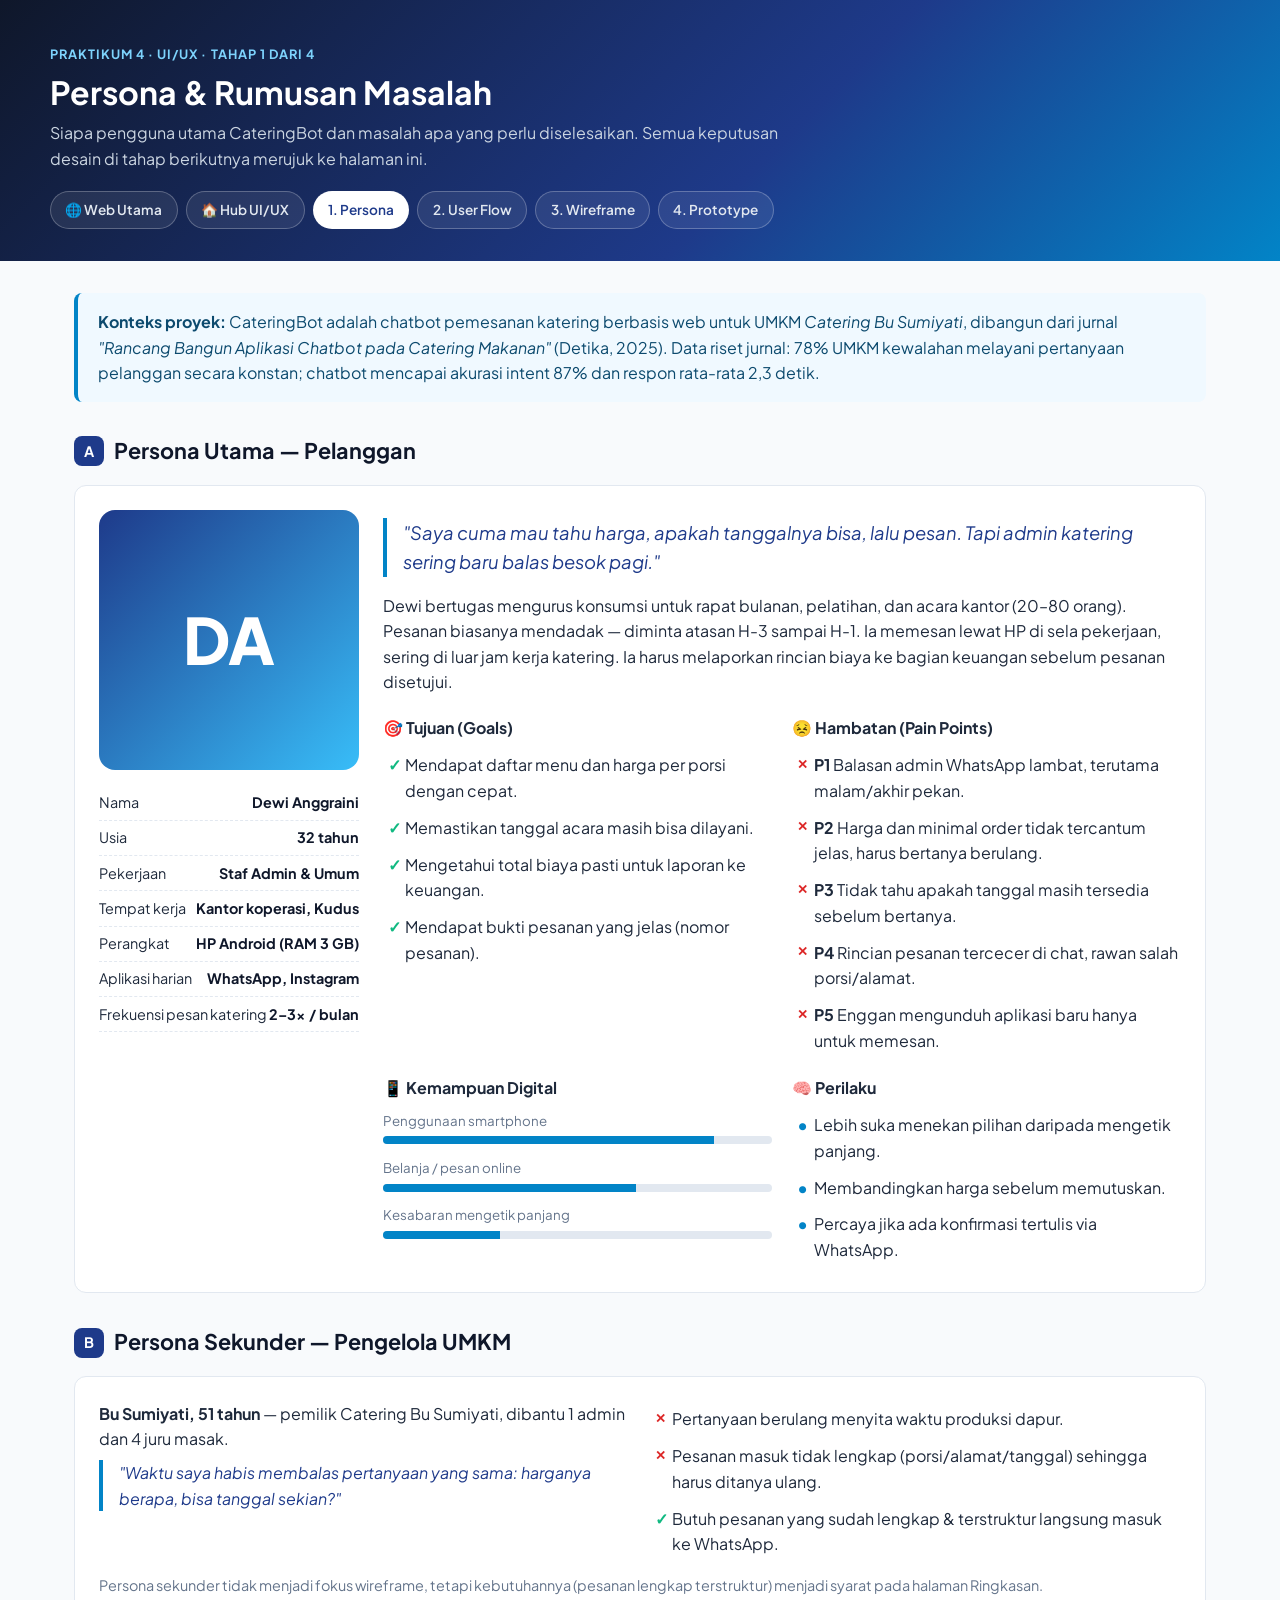
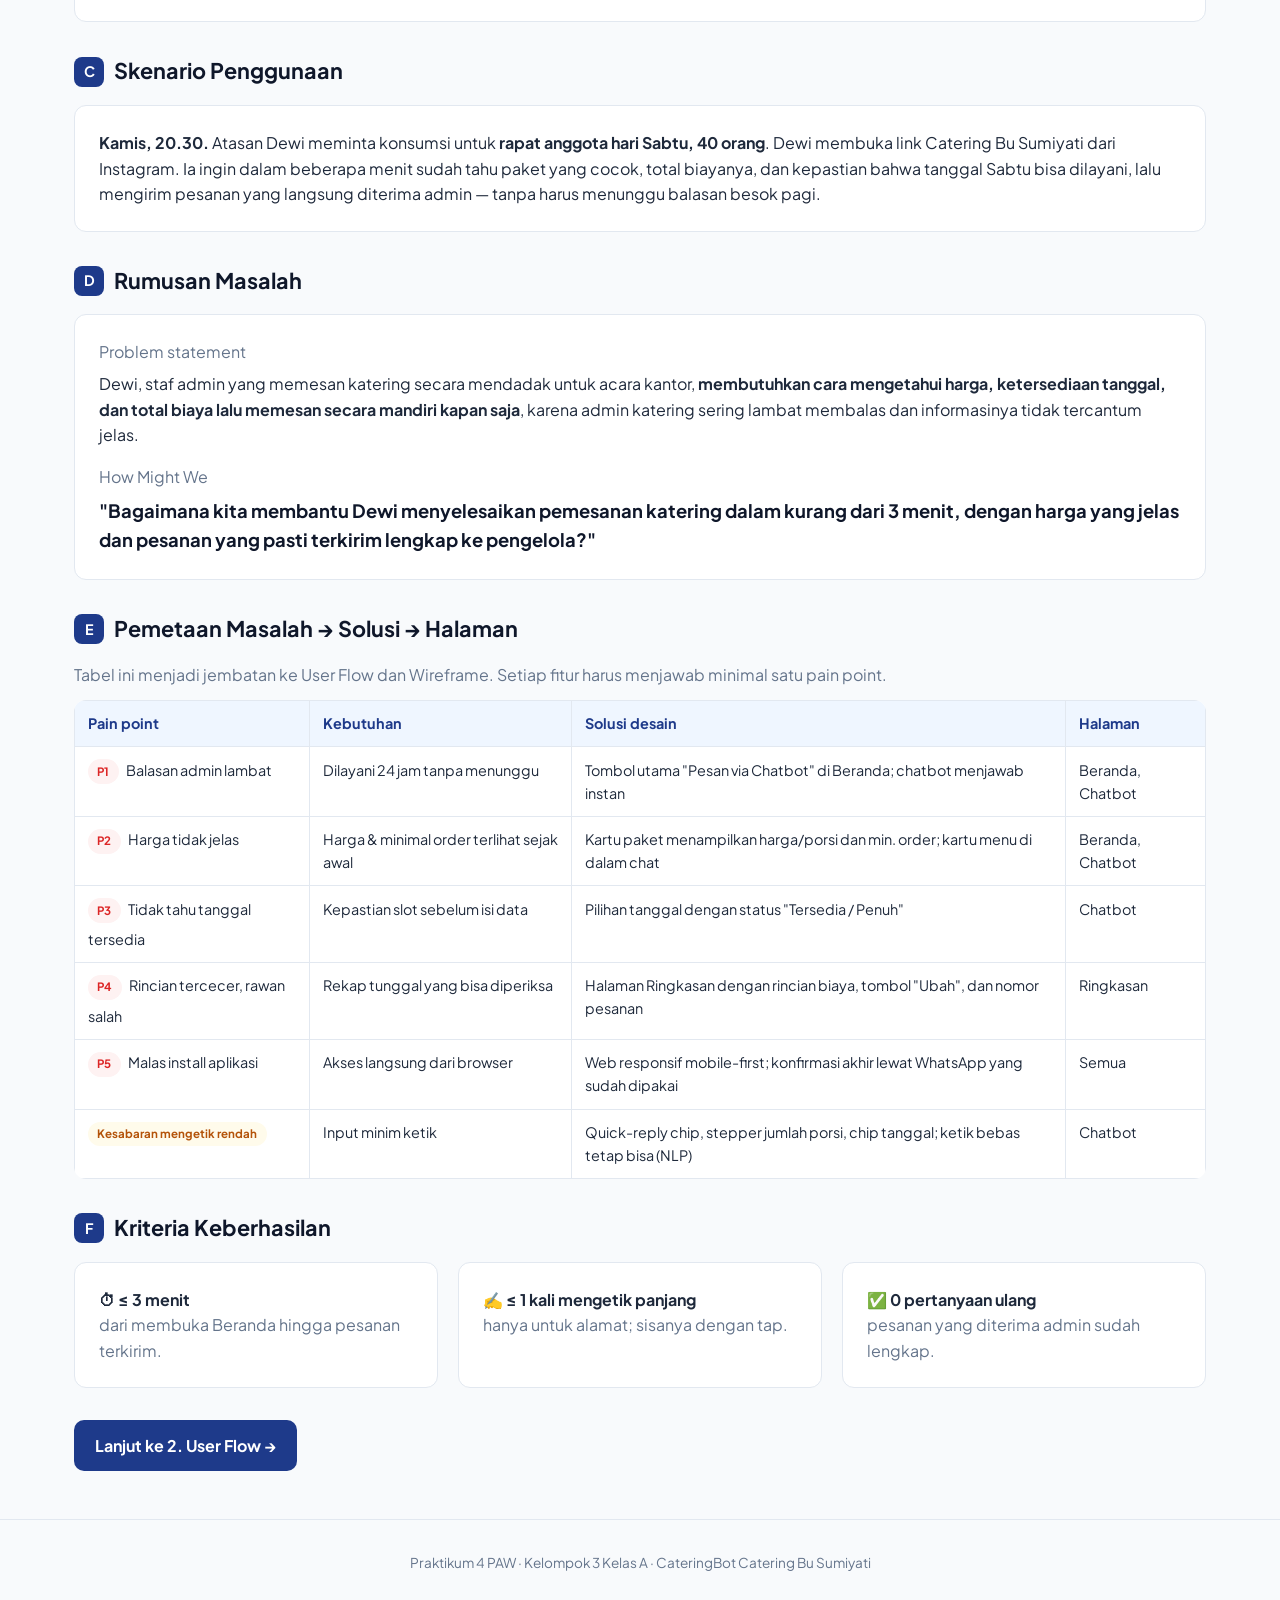
<file: uiux/persona.html>
<!DOCTYPE html>
<html lang="id">
<head>
  <meta charset="UTF-8">
  <meta name="viewport" content="width=device-width, initial-scale=1.0">
  <meta name="description" content="Persona dan rumusan masalah pengguna untuk rancangan UI/UX CateringBot - Kelompok 3 PAW.">
  <title>1. Persona &amp; Masalah — UI/UX CateringBot Kelompok 3</title>
  <link rel="preconnect" href="https://fonts.googleapis.com">
  <link href="https://fonts.googleapis.com/css2?family=Plus+Jakarta+Sans:wght@400;600;700;800&display=swap" rel="stylesheet">
  <link rel="stylesheet" href="uiux.css">
  <style>
    .persona-top { display: grid; grid-template-columns: 260px 1fr; gap: 1.5rem; align-items: start; }
    .avatar {
      width: 100%; aspect-ratio: 1; border-radius: 16px; background: linear-gradient(135deg, #1e3a8a, #38bdf8);
      color: #fff; display: flex; align-items: center; justify-content: center; font-size: 4rem; font-weight: 800;
    }
    .facts { margin-top: 1rem; font-size: .9rem; }
    .facts div { display: flex; justify-content: space-between; border-bottom: 1px dashed var(--border); padding: .35rem 0; }
    .facts b { color: var(--navy); }
    .quote { font-size: 1.15rem; font-style: italic; color: var(--blue); border-left: 4px solid var(--sky); padding-left: 1rem; margin: .5rem 0 1rem; }
    .meter { height: 8px; background: var(--border); border-radius: 4px; overflow: hidden; margin: .25rem 0 .6rem; }
    .meter span { display: block; height: 100%; background: var(--sky); }
    .hmw { font-size: 1.15rem; font-weight: 700; color: var(--navy); }
    @media (max-width: 900px) { .persona-top { grid-template-columns: 1fr; } .avatar { max-width: 200px; } }
  </style>
</head>
<body>
  <header class="doc-header">
    <div class="inner">
      <span class="crumb">Praktikum 4 · UI/UX · Tahap 1 dari 4</span>
      <h1>Persona &amp; Rumusan Masalah</h1>
      <p>Siapa pengguna utama CateringBot dan masalah apa yang perlu diselesaikan. Semua keputusan desain di tahap berikutnya merujuk ke halaman ini.</p>
      <nav class="step-nav" aria-label="Tahapan UI/UX">
        <a href="../index.html">🌐 Web Utama</a>
        <a href="index.html">🏠 Hub UI/UX</a>
        <a href="persona.html" class="active">1. Persona</a>
        <a href="user-flow.html">2. User Flow</a>
        <a href="wireframe.html">3. Wireframe</a>
        <a href="prototype.html">4. Prototype</a>
      </nav>
    </div>
  </header>

  <main class="container">
    <div class="callout blue">
      <strong>Konteks proyek:</strong> CateringBot adalah chatbot pemesanan katering berbasis web untuk UMKM <em>Catering Bu Sumiyati</em>,
      dibangun dari jurnal <em>"Rancang Bangun Aplikasi Chatbot pada Catering Makanan"</em> (Detika, 2025). Data riset jurnal: 78% UMKM kewalahan
      melayani pertanyaan pelanggan secara konstan; chatbot mencapai akurasi intent 87% dan respon rata-rata 2,3 detik.
    </div>

    <!-- PERSONA UTAMA -->
    <h2 class="sec"><span class="num">A</span> Persona Utama — Pelanggan</h2>
    <section class="card">
      <div class="persona-top">
        <div>
          <div class="avatar" aria-hidden="true">DA</div>
          <div class="facts">
            <div><span>Nama</span><b>Dewi Anggraini</b></div>
            <div><span>Usia</span><b>32 tahun</b></div>
            <div><span>Pekerjaan</span><b>Staf Admin &amp; Umum</b></div>
            <div><span>Tempat kerja</span><b>Kantor koperasi, Kudus</b></div>
            <div><span>Perangkat</span><b>HP Android (RAM 3 GB)</b></div>
            <div><span>Aplikasi harian</span><b>WhatsApp, Instagram</b></div>
            <div><span>Frekuensi pesan katering</span><b>2–3× / bulan</b></div>
          </div>
        </div>
        <div>
          <p class="quote">"Saya cuma mau tahu harga, apakah tanggalnya bisa, lalu pesan. Tapi admin katering sering baru balas besok pagi."</p>
          <p>
            Dewi bertugas mengurus konsumsi untuk rapat bulanan, pelatihan, dan acara kantor (20–80 orang). Pesanan biasanya mendadak —
            diminta atasan H-3 sampai H-1. Ia memesan lewat HP di sela pekerjaan, sering di luar jam kerja katering. Ia harus melaporkan
            rincian biaya ke bagian keuangan sebelum pesanan disetujui.
          </p>

          <div class="grid-2" style="margin-top:1.25rem;">
            <div>
              <h3 style="font-size:1rem; margin-bottom:.4rem;">🎯 Tujuan (Goals)</h3>
              <ul class="clean good">
                <li>Mendapat daftar menu dan harga per porsi dengan cepat.</li>
                <li>Memastikan tanggal acara masih bisa dilayani.</li>
                <li>Mengetahui total biaya pasti untuk laporan ke keuangan.</li>
                <li>Mendapat bukti pesanan yang jelas (nomor pesanan).</li>
              </ul>
            </div>
            <div>
              <h3 style="font-size:1rem; margin-bottom:.4rem;">😣 Hambatan (Pain Points)</h3>
              <ul class="clean bad">
                <li><b>P1</b> Balasan admin WhatsApp lambat, terutama malam/akhir pekan.</li>
                <li><b>P2</b> Harga dan minimal order tidak tercantum jelas, harus bertanya berulang.</li>
                <li><b>P3</b> Tidak tahu apakah tanggal masih tersedia sebelum bertanya.</li>
                <li><b>P4</b> Rincian pesanan tercecer di chat, rawan salah porsi/alamat.</li>
                <li><b>P5</b> Enggan mengunduh aplikasi baru hanya untuk memesan.</li>
              </ul>
            </div>
          </div>

          <div class="grid-2" style="margin-top:1rem;">
            <div>
              <h3 style="font-size:1rem; margin-bottom:.4rem;">📱 Kemampuan Digital</h3>
              <small class="muted">Penggunaan smartphone</small><div class="meter"><span style="width:85%"></span></div>
              <small class="muted">Belanja / pesan online</small><div class="meter"><span style="width:65%"></span></div>
              <small class="muted">Kesabaran mengetik panjang</small><div class="meter"><span style="width:30%"></span></div>
            </div>
            <div>
              <h3 style="font-size:1rem; margin-bottom:.4rem;">🧠 Perilaku</h3>
              <ul class="clean">
                <li>Lebih suka menekan pilihan daripada mengetik panjang.</li>
                <li>Membandingkan harga sebelum memutuskan.</li>
                <li>Percaya jika ada konfirmasi tertulis via WhatsApp.</li>
              </ul>
            </div>
          </div>
        </div>
      </div>
    </section>

    <!-- PERSONA SEKUNDER -->
    <h2 class="sec"><span class="num">B</span> Persona Sekunder — Pengelola UMKM</h2>
    <section class="card">
      <div class="grid-2">
        <div>
          <p><b>Bu Sumiyati, 51 tahun</b> — pemilik Catering Bu Sumiyati, dibantu 1 admin dan 4 juru masak.</p>
          <p class="quote" style="font-size:1rem;">"Waktu saya habis membalas pertanyaan yang sama: harganya berapa, bisa tanggal sekian?"</p>
        </div>
        <div>
          <ul class="clean bad">
            <li>Pertanyaan berulang menyita waktu produksi dapur.</li>
            <li>Pesanan masuk tidak lengkap (porsi/alamat/tanggal) sehingga harus ditanya ulang.</li>
          </ul>
          <ul class="clean good">
            <li>Butuh pesanan yang sudah lengkap &amp; terstruktur langsung masuk ke WhatsApp.</li>
          </ul>
        </div>
      </div>
      <p class="muted" style="margin-top:.75rem; font-size:.9rem;">Persona sekunder tidak menjadi fokus wireframe, tetapi kebutuhannya (pesanan lengkap terstruktur) menjadi syarat pada halaman Ringkasan.</p>
    </section>

    <!-- SKENARIO -->
    <h2 class="sec"><span class="num">C</span> Skenario Penggunaan</h2>
    <section class="card">
      <p>
        <b>Kamis, 20.30.</b> Atasan Dewi meminta konsumsi untuk <b>rapat anggota hari Sabtu, 40 orang</b>. Dewi membuka link Catering Bu Sumiyati
        dari Instagram. Ia ingin dalam beberapa menit sudah tahu paket yang cocok, total biayanya, dan kepastian bahwa tanggal Sabtu bisa dilayani,
        lalu mengirim pesanan yang langsung diterima admin — tanpa harus menunggu balasan besok pagi.
      </p>
    </section>

    <!-- PROBLEM STATEMENT -->
    <h2 class="sec"><span class="num">D</span> Rumusan Masalah</h2>
    <section class="card">
      <p class="muted" style="margin-bottom:.4rem;">Problem statement</p>
      <p style="margin-bottom:1rem;">
        Dewi, staf admin yang memesan katering secara mendadak untuk acara kantor, <b>membutuhkan cara mengetahui harga, ketersediaan tanggal,
        dan total biaya lalu memesan secara mandiri kapan saja</b>, karena admin katering sering lambat membalas dan informasinya tidak tercantum jelas.
      </p>
      <p class="muted" style="margin-bottom:.4rem;">How Might We</p>
      <p class="hmw">"Bagaimana kita membantu Dewi menyelesaikan pemesanan katering dalam kurang dari 3 menit, dengan harga yang jelas dan pesanan yang pasti terkirim lengkap ke pengelola?"</p>
    </section>

    <!-- MAPPING -->
    <h2 class="sec"><span class="num">E</span> Pemetaan Masalah → Solusi → Halaman</h2>
    <p class="muted" style="margin-bottom:.75rem;">Tabel ini menjadi jembatan ke User Flow dan Wireframe. Setiap fitur harus menjawab minimal satu pain point.</p>
    <div class="tbl-wrap">
      <table class="tbl">
        <thead><tr><th>Pain point</th><th>Kebutuhan</th><th>Solusi desain</th><th>Halaman</th></tr></thead>
        <tbody>
          <tr><td><span class="tag red">P1</span> Balasan admin lambat</td><td>Dilayani 24 jam tanpa menunggu</td><td>Tombol utama "Pesan via Chatbot" di Beranda; chatbot menjawab instan</td><td>Beranda, Chatbot</td></tr>
          <tr><td><span class="tag red">P2</span> Harga tidak jelas</td><td>Harga &amp; minimal order terlihat sejak awal</td><td>Kartu paket menampilkan harga/porsi dan min. order; kartu menu di dalam chat</td><td>Beranda, Chatbot</td></tr>
          <tr><td><span class="tag red">P3</span> Tidak tahu tanggal tersedia</td><td>Kepastian slot sebelum isi data</td><td>Pilihan tanggal dengan status "Tersedia / Penuh"</td><td>Chatbot</td></tr>
          <tr><td><span class="tag red">P4</span> Rincian tercecer, rawan salah</td><td>Rekap tunggal yang bisa diperiksa</td><td>Halaman Ringkasan dengan rincian biaya, tombol "Ubah", dan nomor pesanan</td><td>Ringkasan</td></tr>
          <tr><td><span class="tag red">P5</span> Malas install aplikasi</td><td>Akses langsung dari browser</td><td>Web responsif mobile-first; konfirmasi akhir lewat WhatsApp yang sudah dipakai</td><td>Semua</td></tr>
          <tr><td><span class="tag amber">Kesabaran mengetik rendah</span></td><td>Input minim ketik</td><td>Quick-reply chip, stepper jumlah porsi, chip tanggal; ketik bebas tetap bisa (NLP)</td><td>Chatbot</td></tr>
        </tbody>
      </table>
    </div>

    <h2 class="sec"><span class="num">F</span> Kriteria Keberhasilan</h2>
    <div class="grid-3">
      <div class="card"><b>⏱ ≤ 3 menit</b><p class="muted">dari membuka Beranda hingga pesanan terkirim.</p></div>
      <div class="card"><b>✍️ ≤ 1 kali mengetik panjang</b><p class="muted">hanya untuk alamat; sisanya dengan tap.</p></div>
      <div class="card"><b>✅ 0 pertanyaan ulang</b><p class="muted">pesanan yang diterima admin sudah lengkap.</p></div>
    </div>

    <a class="next-link" href="user-flow.html">Lanjut ke 2. User Flow →</a>
  </main>

  <footer class="doc-footer">Praktikum 4 PAW · Kelompok 3 Kelas A · CateringBot Catering Bu Sumiyati</footer>
</body>
</html>
</file>
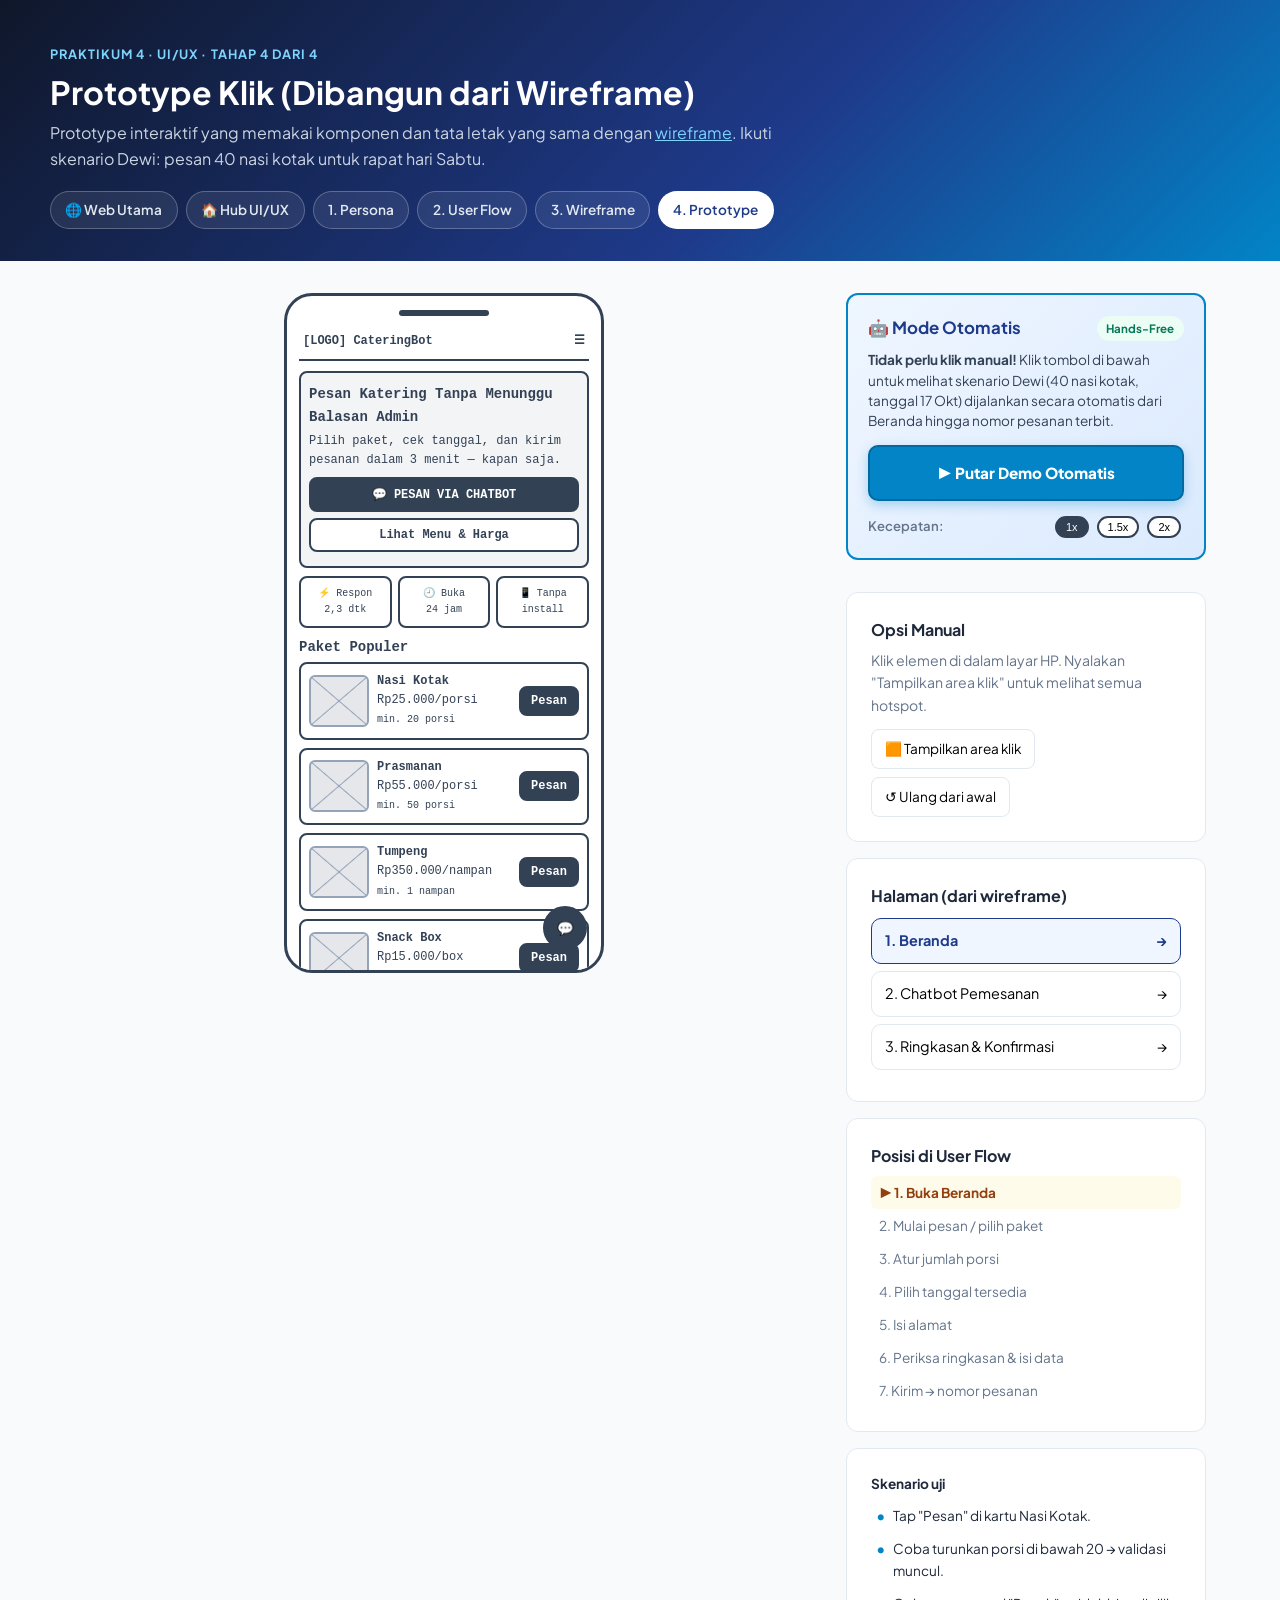
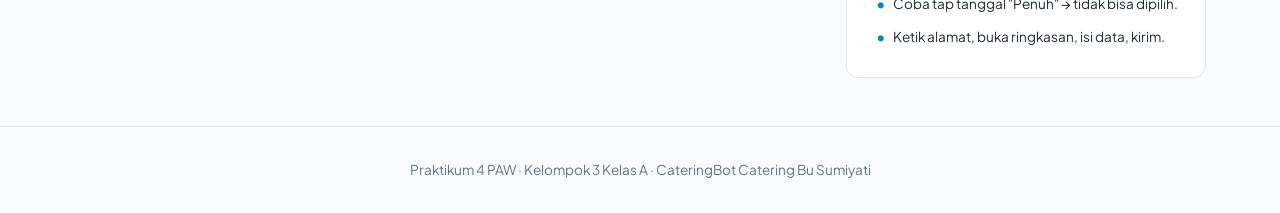
<file: uiux/prototype.html>
<!DOCTYPE html>
<html lang="id">
<head>
  <meta charset="UTF-8">
  <meta name="viewport" content="width=device-width, initial-scale=1.0">
  <meta name="description" content="Prototype klik CateringBot berbasis wireframe: Beranda, Chatbot Pemesanan, Ringkasan & Konfirmasi.">
  <title>4. Prototype Klik — UI/UX CateringBot Kelompok 3</title>
  <link rel="preconnect" href="https://fonts.googleapis.com">
  <link href="https://fonts.googleapis.com/css2?family=Plus+Jakarta+Sans:wght@400;600;700;800&display=swap" rel="stylesheet">
  <link rel="stylesheet" href="uiux.css">
  <style>
    .proto-layout { display: grid; grid-template-columns: 1fr 360px; gap: 2rem; align-items: start; }
    .stage { display: flex; justify-content: center; }
    .side { position: sticky; top: 1rem; display: flex; flex-direction: column; gap: 1rem; }

    /* Phone with internal scroll */
    .wf-phone.proto { height: 680px; min-height: 0; padding: 14px 0 0; display: flex; flex-direction: column; }
    .proto .wf-notch { flex: none; }
    .screen { display: none; flex: 1; flex-direction: column; min-height: 0; }
    .screen.active { display: flex; }
    .scr-head { flex: none; padding: 0 12px; }
    .scr-body { flex: 1; overflow-y: auto; padding: 0 12px 16px; position: relative; }
    .scr-foot { flex: none; padding: 8px 12px 14px; border-top: 2px solid var(--wf-ink); background: #fff; }
    .scr-body::-webkit-scrollbar { width: 4px; } .scr-body::-webkit-scrollbar-thumb { background: var(--wf-line); }

    /* Interactive states */
    [data-hot] { cursor: pointer; }
    button.wf-btn, button.wf-chip { cursor: pointer; }
    button.wf-btn:disabled { opacity: .35; cursor: not-allowed; }
    button.wf-chip:disabled { cursor: not-allowed; }
    button.wf-chip.sel { background: var(--wf-ink); color: #fff; }
    button.wf-btn:not(:disabled):active, button.wf-chip:not(:disabled):active { transform: scale(.97); }
    .hl [data-hot] { outline: 3px solid rgba(245,158,11,.9); outline-offset: 2px; animation: pulse 1.4s infinite; }
    @keyframes pulse { 50% { outline-color: rgba(245,158,11,.25); } }

    .proto input[type=text], .proto input[type=tel], .proto textarea {
      width: 100%; border: 2px solid var(--wf-ink); border-radius: 6px; padding: 6px; font: inherit; color: var(--wf-ink); margin: 3px 0;
    }
    .proto textarea { resize: none; height: 46px; }
    .warn { color: var(--red); font-weight: 700; font-size: 11px; min-height: 14px; }
    .chat-input { display: flex; gap: 6px; }
    .chat-input input { flex: 1; margin: 0 !important; }
    .chat-input button { width: auto; margin: 0; padding: 6px 10px; }
    .typing { font-style: italic; color: var(--wf-line); margin: 4px 0; }
    .locked { opacity: .55; pointer-events: none; }

    .overlay { position: absolute; inset: 0; background: rgba(255,255,255,.96); display: none; flex-direction: column; justify-content: center; padding: 24px; text-align: center; z-index: 5; }
    .overlay.show { display: flex; }
    .check { width: 64px; height: 64px; border: 3px solid var(--wf-ink); border-radius: 50%; margin: 0 auto 10px; display: flex; align-items: center; justify-content: center; font-size: 30px; }

    .toast { position: absolute; left: 12px; right: 12px; bottom: 80px; background: var(--wf-ink); color: #fff; padding: 8px 10px; border-radius: 8px; font-size: 11px; display: none; z-index: 6; }
    /* Side panel */
    .btn-autoplay-box {
      background: linear-gradient(135deg, #eff6ff 0%, #dbeafe 100%);
      border: 2px solid var(--sky);
      border-radius: var(--radius);
      padding: 1.25rem;
      margin-bottom: 1rem;
    }
    .btn-autoplay-main {
      width: 100%;
      background: var(--sky);
      color: #fff;
      border: 2px solid #0369a1;
      padding: .85rem;
      border-radius: 10px;
      font: inherit;
      font-weight: 800;
      font-size: .95rem;
      cursor: pointer;
      display: flex;
      align-items: center;
      justify-content: center;
      gap: .5rem;
      box-shadow: 0 4px 12px rgba(2, 132, 199, 0.3);
      transition: all .2s ease;
    }
    .btn-autoplay-main:hover { background: #0284c7; transform: translateY(-2px); }
    .btn-autoplay-main.running { background: var(--red); border-color: #991b1b; box-shadow: 0 4px 12px rgba(220, 38, 38, 0.3); }

    /* Virtual Cursor & Auto-Play Overlay */
    .virtual-cursor {
      position: absolute;
      width: 40px;
      height: 40px;
      pointer-events: none;
      z-index: 100;
      transition: left 0.5s cubic-bezier(0.25, 1, 0.5, 1), top 0.5s cubic-bezier(0.25, 1, 0.5, 1);
      display: none;
      transform: translate(-50%, -50%);
    }
    .virtual-cursor.active { display: block; }
    .cursor-pointer {
      font-size: 28px;
      filter: drop-shadow(0 2px 6px rgba(0,0,0,0.45));
      transition: transform 0.15s ease;
    }
    .virtual-cursor.clicking .cursor-pointer {
      transform: scale(0.75) translate(3px, 3px);
    }
    .cursor-ripple {
      position: absolute;
      top: 50%;
      left: 50%;
      width: 14px;
      height: 14px;
      background: rgba(2, 132, 199, 0.45);
      border: 2px solid #0284c7;
      border-radius: 50%;
      transform: translate(-50%, -50%) scale(0);
      opacity: 0;
      pointer-events: none;
    }
    .virtual-cursor.clicking .cursor-ripple {
      animation: apRipple 0.5s ease-out;
    }
    @keyframes apRipple {
      0% { transform: translate(-50%, -50%) scale(0.5); opacity: 1; }
      100% { transform: translate(-50%, -50%) scale(3.5); opacity: 0; }
    }

    .autoplay-banner {
      position: absolute;
      top: 20px;
      left: 10px;
      right: 10px;
      background: rgba(15, 23, 42, 0.95);
      color: #fff;
      border-radius: 10px;
      padding: 7px 10px;
      display: none;
      align-items: center;
      justify-content: space-between;
      z-index: 80;
      font-size: 11px;
      box-shadow: 0 6px 16px rgba(0,0,0,0.35);
      border: 1px solid rgba(255,255,255,0.2);
    }
    .autoplay-banner.show { display: flex; }
    .ap-info { display: flex; align-items: center; gap: 6px; font-weight: 700; color: #7dd3fc; font-family: var(--font); }
    .ap-pulse { width: 8px; height: 8px; border-radius: 50%; background: #10b981; animation: apPulse 1.2s infinite; }
    @keyframes apPulse { 50% { opacity: 0.3; } }
    .ap-actions { display: flex; gap: 4px; }
    .ap-actions button {
      background: rgba(255,255,255,0.2);
      border: none;
      color: #fff;
      padding: 3px 8px;
      border-radius: 5px;
      font-size: 10px;
      font-weight: 700;
      cursor: pointer;
    }
    .ap-actions button:hover { background: rgba(255,255,255,0.35); }

    .screen-list button {
      width: 100%; text-align: left; border: 1px solid var(--border); background: #fff; padding: .65rem .8rem; border-radius: 10px;
      font: inherit; font-size: .9rem; cursor: pointer; margin-bottom: .45rem; display: flex; justify-content: space-between;
    }
    .screen-list button.on { border-color: var(--blue); background: #eff6ff; color: var(--blue); font-weight: 700; }
    .flow-steps { list-style: none; font-size: .85rem; }
    .flow-steps li { padding: .35rem .5rem; border-radius: 6px; color: var(--muted); }
    .flow-steps li.done { color: #047857; }
    .flow-steps li.done::before { content: "✓ "; }
    .flow-steps li.now { background: #fffbeb; color: #92400e; font-weight: 700; }
    .flow-steps li.now::before { content: "▶ "; }
    .ctrl { display: flex; gap: .5rem; flex-wrap: wrap; }
    .ctrl button { font: inherit; font-size: .85rem; padding: .5rem .8rem; border-radius: 8px; border: 1px solid var(--border); background: #fff; cursor: pointer; }
    .ctrl button.on { background: var(--amber); border-color: var(--amber); font-weight: 700; }

    @media (max-width: 1000px) { .proto-layout { grid-template-columns: 1fr; } .side { position: static; } }
  </style>
</head>
<body>
  <header class="doc-header">
    <div class="inner">
      <span class="crumb">Praktikum 4 · UI/UX · Tahap 4 dari 4</span>
      <h1>Prototype Klik (Dibangun dari Wireframe)</h1>
      <p>Prototype interaktif yang memakai komponen dan tata letak yang sama dengan <a href="wireframe.html" style="color:#7dd3fc;">wireframe</a>. Ikuti skenario Dewi: pesan 40 nasi kotak untuk rapat hari Sabtu.</p>
      <nav class="step-nav" aria-label="Tahapan UI/UX">
        <a href="../index.html">🌐 Web Utama</a>
        <a href="index.html">🏠 Hub UI/UX</a>
        <a href="persona.html">1. Persona</a>
        <a href="user-flow.html">2. User Flow</a>
        <a href="wireframe.html">3. Wireframe</a>
        <a href="prototype.html" class="active">4. Prototype</a>
      </nav>
    </div>
  </header>

  <main class="container">
    <div class="proto-layout">
      <div class="stage">
        <div class="wf-phone proto" id="phone">
          <div class="wf-notch"></div>

          <!-- Virtual Touch Cursor & Autoplay Banner -->
          <div id="virtual-cursor" class="virtual-cursor" aria-hidden="true">
            <div class="cursor-pointer">👆</div>
            <div class="cursor-ripple"></div>
          </div>
          <div id="autoplay-banner" class="autoplay-banner">
            <div class="ap-info">
              <span class="ap-pulse"></span>
              <span id="ap-label">Mode Otomatis Aktif...</span>
            </div>
            <div class="ap-actions">
              <button id="btn-ap-pause" onclick="togglePauseAutoPlay()">⏸ Jeda</button>
              <button onclick="stopAutoPlay()">⏹ Berhenti</button>
            </div>
          </div>

          <!-- ================= SCREEN 1: BERANDA ================= -->
          <section class="screen" id="scr-beranda" aria-label="Halaman 1 Beranda">
            <div class="scr-head"><div class="wf-bar"><span>[LOGO] CateringBot</span><span>☰</span></div></div>
            <div class="scr-body">
              <div class="wf-box fill">
                <div class="wf-h">Pesan Katering Tanpa Menunggu Balasan Admin</div>
                <div>Pilih paket, cek tanggal, dan kirim pesanan dalam 3 menit — kapan saja.</div>
                <button class="wf-btn" data-hot onclick="startChat()">💬 PESAN VIA CHATBOT</button>
                <button class="wf-btn ghost" data-hot onclick="document.getElementById('paket-list').scrollIntoView({behavior:'smooth'})">Lihat Menu &amp; Harga</button>
              </div>
              <div class="wf-row" style="margin-bottom:8px; text-align:center; font-size:10px;">
                <div class="wf-box" style="margin:0;">⚡ Respon<br>2,3 dtk</div>
                <div class="wf-box" style="margin:0;">🕘 Buka<br>24 jam</div>
                <div class="wf-box" style="margin:0;">📱 Tanpa<br>install</div>
              </div>
              <div class="wf-h" id="paket-list">Paket Populer</div>
              <div id="paket-cards"></div>
              <div class="wf-box dashed">
                <b>Cara Pesan 3 Langkah</b>
                <div>① Pilih paket ② Atur porsi &amp; tanggal ③ Kirim</div>
              </div>
              <div style="height:40px;"></div>
            </div>
            <button class="wf-fab" data-hot onclick="startChat()" aria-label="Buka chatbot" style="cursor:pointer; bottom:20px;">💬</button>
          </section>

          <!-- ================= SCREEN 2: CHATBOT ================= -->
          <section class="screen" id="scr-chat" aria-label="Halaman 2 Chatbot Pemesanan">
            <div class="scr-head">
              <div class="wf-bar">
                <span data-hot onclick="go('beranda')" role="button" tabindex="0">← Asisten Bu Sumiyati</span><span>● online</span>
              </div>
              <div class="wf-stepper" id="stepper">
                <span>Paket</span><span>Porsi</span><span>Tanggal</span><span>Alamat</span>
              </div>
            </div>
            <div class="scr-body" id="chat-body"></div>
            <div class="scr-foot">
              <form class="chat-input" onsubmit="sendText(event)">
                <input type="text" id="chat-text" placeholder="Ketik pertanyaan atau alamat…" autocomplete="off" aria-label="Pesan">
                <button class="wf-btn" type="submit" data-hot>Kirim</button>
              </form>
            </div>
          </section>

          <!-- ================= SCREEN 3: RINGKASAN ================= -->
          <section class="screen" id="scr-ringkasan" aria-label="Halaman 3 Ringkasan dan Konfirmasi">
            <div class="scr-head"><div class="wf-bar"><span data-hot onclick="go('chat')" role="button" tabindex="0">← Ringkasan Pesanan</span><span></span></div></div>
            <div class="scr-body">
              <div class="wf-box">
                <div class="wf-row"><b id="r-paket">-</b><span style="text-align:right; text-decoration:underline;" data-hot onclick="ubah('paket')">Ubah</span></div>
                <div class="wf-kv"><span id="r-qty">-</span><span id="r-sub">-</span></div>
                <div class="wf-kv"><span>Ongkos kirim</span><span>Rp0 (dalam kota)</span></div>
                <div class="wf-total"><span>TOTAL</span><span id="r-total">-</span></div>
                <div class="wf-kv"><span>DP 30%</span><span id="r-dp">-</span></div>
              </div>
              <div class="wf-box">
                <div class="wf-row"><b id="r-date">-</b><span style="text-align:right; text-decoration:underline;" data-hot onclick="ubah('tanggal')">Ubah</span></div>
                <div class="wf-row"><span id="r-addr">-</span><span style="text-align:right; text-decoration:underline; flex:none;" data-hot onclick="ubah('alamat')">Ubah</span></div>
              </div>
              <div class="wf-box">
                <b>Data Pemesan</b>
                <input type="text" id="f-nama" placeholder="Nama lengkap" oninput="checkForm()" aria-label="Nama lengkap">
                <input type="tel" id="f-wa" placeholder="No. WhatsApp (08…)" oninput="checkForm()" aria-label="Nomor WhatsApp">
                <textarea id="f-note" placeholder="Catatan (opsional), mis. 5 porsi tanpa sambal" aria-label="Catatan"></textarea>
              </div>
              <label style="display:flex; gap:6px; align-items:flex-start; margin:6px 0;">
                <input type="checkbox" id="f-agree" onchange="checkForm()" data-hot style="margin-top:2px;">
                <span>Saya setuju membayar DP 30% setelah dikonfirmasi admin</span>
              </label>
              <div class="warn" id="f-warn">Lengkapi nama, no. WhatsApp, dan centang persetujuan.</div>
              <button class="wf-btn" id="btn-kirim" disabled data-hot onclick="kirim()">KIRIM PESANAN KE WHATSAPP</button>
              <button class="wf-btn ghost" data-hot onclick="go('chat')">Kembali ke Chat</button>
            </div>

            <div class="overlay" id="success" role="dialog" aria-label="Pesanan berhasil">
              <div class="check">✓</div>
              <div class="wf-h">Pesanan Terkirim!</div>
              <div>No. Pesanan: <b id="s-id">ORD-0000</b></div>
              <div class="wf-box fill" style="margin-top:10px; text-align:left;">
                <div id="s-sum"></div>
                <small>Admin Bu Sumiyati akan konfirmasi ≤ 15 menit via WhatsApp.</small>
              </div>
              <button class="wf-btn" data-hot onclick="toast('Simulasi: membuka WhatsApp dengan rincian pesanan.')">Buka WhatsApp</button>
              <button class="wf-btn ghost" data-hot onclick="resetAll()">Kembali ke Beranda</button>
            </div>
          </section>

          <div class="toast" id="toast"></div>
        </div>
      </div>

      <!-- ================= SIDE PANEL ================= -->
      <aside class="side">
        <!-- KONTROL DEMO OTOMATIS -->
        <div class="btn-autoplay-box">
          <div style="display:flex; justify-content:space-between; align-items:center; margin-bottom:.5rem;">
            <b style="color:var(--blue); font-size:1.05rem;">🤖 Mode Otomatis</b>
            <span class="tag green" style="margin:0;">Hands-Free</span>
          </div>
          <p class="muted" style="font-size:.85rem; margin-bottom:.85rem; color:#334155; line-height:1.5;">
            <strong>Tidak perlu klik manual!</strong> Klik tombol di bawah untuk melihat skenario Dewi (40 nasi kotak, tanggal 17 Okt) dijalankan secara otomatis dari Beranda hingga nomor pesanan terbit.
          </p>
          <button id="btn-autoplay-main" class="btn-autoplay-main" onclick="startAutoPlay()">
            ▶️ Putar Demo Otomatis
          </button>
          <div style="display:flex; justify-content:space-between; align-items:center; margin-top:.75rem; font-size:.82rem;">
            <span class="muted" style="font-weight:600;">Kecepatan:</span>
            <div style="display:flex; gap:5px;">
              <button class="wf-chip sel" id="spd-1" onclick="setApSpeed(1)">1x</button>
              <button class="wf-chip" id="spd-15" onclick="setApSpeed(1.5)">1.5x</button>
              <button class="wf-chip" id="spd-2" onclick="setApSpeed(2)">2x</button>
            </div>
          </div>
        </div>

        <div class="card">
          <b>Opsi Manual</b>
          <p class="muted" style="font-size:.88rem; margin:.4rem 0 .8rem;">Klik elemen di dalam layar HP. Nyalakan "Tampilkan area klik" untuk melihat semua hotspot.</p>
          <div class="ctrl">
            <button id="btn-hl" onclick="toggleHL()">🟧 Tampilkan area klik</button>
            <button onclick="resetAll()">↺ Ulang dari awal</button>
          </div>
        </div>
        <div class="card screen-list">
          <b style="display:block; margin-bottom:.6rem;">Halaman (dari wireframe)</b>
          <button data-scr="beranda" onclick="go('beranda')">1. Beranda <span>→</span></button>
          <button data-scr="chat" onclick="go('chat')">2. Chatbot Pemesanan <span>→</span></button>
          <button data-scr="ringkasan" onclick="go('ringkasan')">3. Ringkasan &amp; Konfirmasi <span>→</span></button>
        </div>
        <div class="card">
          <b>Posisi di User Flow</b>
          <ol class="flow-steps" id="flow-steps" style="margin-top:.5rem;">
            <li>1. Buka Beranda</li>
            <li>2. Mulai pesan / pilih paket</li>
            <li>3. Atur jumlah porsi</li>
            <li>4. Pilih tanggal tersedia</li>
            <li>5. Isi alamat</li>
            <li>6. Periksa ringkasan &amp; isi data</li>
            <li>7. Kirim → nomor pesanan</li>
          </ol>
        </div>
        <div class="card" style="font-size:.85rem;">
          <b>Skenario uji</b>
          <ul class="clean" style="margin-top:.3rem;">
            <li>Tap "Pesan" di kartu Nasi Kotak.</li>
            <li>Coba turunkan porsi di bawah 20 → validasi muncul.</li>
            <li>Coba tap tanggal "Penuh" → tidak bisa dipilih.</li>
            <li>Ketik alamat, buka ringkasan, isi data, kirim.</li>
          </ul>
        </div>
      </aside>
    </div>
  </main>

  <footer class="doc-footer">Praktikum 4 PAW · Kelompok 3 Kelas A · CateringBot Catering Bu Sumiyati</footer>

  <script>
    // ---------- Data ----------
    const PAKET = [
      { id: 'kotak', name: 'Nasi Kotak Reguler', short: 'Nasi Kotak', price: 25000, min: 20, unit: 'porsi' },
      { id: 'prasmanan', name: 'Prasmanan Pesta', short: 'Prasmanan', price: 55000, min: 50, unit: 'porsi' },
      { id: 'tumpeng', name: 'Tumpeng Nusantara', short: 'Tumpeng', price: 350000, min: 1, unit: 'nampan' },
      { id: 'snack', name: 'Snack Box', short: 'Snack Box', price: 15000, min: 20, unit: 'box' }
    ];
    const TANGGAL = [
      { label: 'Jum, 16 Okt', ok: true }, { label: 'Sab, 17 Okt', ok: true },
      { label: 'Min, 18 Okt', ok: false }, { label: 'Sen, 19 Okt', ok: true }
    ];
    const DEFAULT = { paket: PAKET[0], porsi: 40, tanggal: 'Sab, 17 Okt', alamat: 'Kantor Koperasi, Jl. Sunan Muria No. 12, Kudus' };

    let state = { paket: null, porsi: 0, tanggal: null, alamat: null, mode: null, flow: 1 };
    const rp = n => 'Rp' + n.toLocaleString('id-ID');
    const $ = id => document.getElementById(id);

    // ---------- Navigation ----------
    function showScreen(name) {
      document.querySelectorAll('.screen').forEach(s => s.classList.remove('active'));
      $('scr-' + name).classList.add('active');
      document.querySelectorAll('.screen-list button').forEach(b => b.classList.toggle('on', b.dataset.scr === name));
    }
    function go(name) {
      showScreen(name);
      if (name === 'chat' && !$('chat-body').children.length) { startChat(); return; }
      if (name === 'ringkasan') renderRingkasan();
      if (name === 'beranda') setFlow(1);
      history.replaceState(null, '', '#' + name);
    }

    function setFlow(n) {
      state.flow = n;
      document.querySelectorAll('#flow-steps li').forEach((li, i) => {
        li.className = i + 1 < n ? 'done' : (i + 1 === n ? 'now' : '');
      });
    }

    function setStepper(n) {
      document.querySelectorAll('#stepper span').forEach((s, i) => s.classList.toggle('on', i < n));
    }

    function toggleHL() {
      $('phone').classList.toggle('hl');
      $('btn-hl').classList.toggle('on');
    }

    function toast(msg) {
      const t = $('toast'); t.textContent = msg; t.classList.add('show');
      clearTimeout(t._t); t._t = setTimeout(() => t.classList.remove('show'), 2600);
    }

    // ---------- Beranda ----------
    function renderPaketCards() {
      $('paket-cards').innerHTML = PAKET.map(p => `
        <div class="wf-box" style="display:flex; gap:8px; align-items:center;">
          <div class="wf-img" style="height:52px; width:60px; flex:none;"></div>
          <div style="flex:1;"><b>${p.short}</b><br>${rp(p.price)}/${p.unit}<br><small>min. ${p.min} ${p.unit}</small></div>
          <button class="wf-btn" data-hot style="width:auto; padding:6px 10px;" onclick="startChat('${p.id}')">Pesan</button>
        </div>`).join('');
    }

    // ---------- Chatbot ----------
    const body = () => $('chat-body');
    function scrollChat() { const b = body(); b.scrollTop = b.scrollHeight; }
    function bot(html, delay = 450) {
      return new Promise(res => {
        const typing = document.createElement('div');
        typing.className = 'typing'; typing.textContent = 'Asisten sedang mengetik…';
        body().appendChild(typing); scrollChat();
        setTimeout(() => {
          typing.remove();
          const d = document.createElement('div'); d.className = 'wf-bubble'; d.innerHTML = html;
          body().appendChild(d); scrollChat(); res(d);
        }, delay);
      });
    }
    function me(text) {
      const d = document.createElement('div'); d.className = 'wf-bubble me'; d.textContent = text;
      body().appendChild(d); scrollChat();
    }
    function widget(html) {
      const d = document.createElement('div'); d.innerHTML = html; body().appendChild(d); scrollChat(); return d;
    }

    async function startChat(preId) {
      state = { paket: null, porsi: 0, tanggal: null, alamat: null, mode: null, flow: 2 };
      body().innerHTML = '';
      showScreen('chat');
      history.replaceState(null, '', '#chat');
      setFlow(2); setStepper(0);
      await bot('Halo! 👋 Saya asisten <b>Catering Bu Sumiyati</b>. Mau pesan paket apa?', 300);
      if (preId) { choosePaket(preId, true); return; }
      const w = widget(PAKET.map(p => `<button class="wf-chip" data-hot onclick="choosePaket('${p.id}')">${p.short}</button>`).join('') +
        `<div style="font-size:10px; color:var(--wf-line); margin-top:4px;">atau ketik pertanyaan, mis. "paket untuk rapat 40 orang"</div>`);
      w.id = 'w-paket';
    }

    async function choosePaket(id, fromHome) {
      const p = PAKET.find(x => x.id === id);
      state.paket = p;
      const w = $('w-paket'); if (w) w.classList.add('locked');
      me(fromHome ? `Saya mau pesan ${p.short}` : p.short);
      setStepper(1); setFlow(3);
      state.porsi = Math.max(p.min, p.unit === 'nampan' ? 1 : 40);
      await bot(`${p.name} — ${rp(p.price)}/${p.unit}. Berapa ${p.unit}? <b>(min. ${p.min})</b>`);
      const wd = widget(`
        <div class="wf-box" id="w-porsi">
          <div class="wf-row" style="text-align:center;">
            <button class="wf-btn ghost" data-hot style="margin:0;" onclick="porsi(-${p.unit === 'nampan' ? 1 : 5})">−</button>
            <div style="font-size:18px; font-weight:700;"><span id="porsi-val">${state.porsi}</span><br><small>${p.unit}</small></div>
            <button class="wf-btn ghost" data-hot style="margin:0;" onclick="porsi(${p.unit === 'nampan' ? 1 : 5})">+</button>
          </div>
          <div class="wf-kv"><span>Subtotal</span><b id="porsi-sub">${rp(state.porsi * p.price)}</b></div>
          <div class="warn" id="porsi-warn"></div>
          <button class="wf-btn" id="porsi-ok" data-hot onclick="confirmPorsi()">Lanjut</button>
        </div>`);
    }

    function porsi(delta) {
      const p = state.paket;
      state.porsi = Math.max(1, state.porsi + delta);
      $('porsi-val').textContent = state.porsi;
      $('porsi-sub').textContent = rp(state.porsi * p.price);
      const bad = state.porsi < p.min;
      $('porsi-warn').textContent = bad ? `⚠ Minimal ${p.min} ${p.unit} untuk paket ini` : '';
      $('porsi-ok').disabled = bad;
    }

    async function confirmPorsi() {
      $('w-porsi').classList.add('locked');
      me(`${state.porsi} ${state.paket.unit}`);
      setStepper(2); setFlow(4);
      await bot('Untuk tanggal berapa acaranya? Tanggal yang dicoret sudah penuh.');
      const w = widget(TANGGAL.map(t => t.ok
        ? `<button class="wf-chip" data-hot onclick="chooseDate('${t.label}')">${t.label} · ✓</button>`
        : `<button class="wf-chip off" disabled title="Kuota dapur penuh">${t.label} · Penuh</button>`).join(''));
      w.id = 'w-date';
    }

    async function chooseDate(label) {
      state.tanggal = label;
      $('w-date').classList.add('locked');
      me(label);
      setStepper(3); setFlow(5);
      await bot(`✓ <b>${label}</b> tersedia. Terakhir, ketik <b>alamat pengiriman</b> di kolom bawah.`);
      state.mode = 'alamat';
      const inp = $('chat-text'); inp.placeholder = 'Ketik alamat pengiriman…'; inp.focus();
      widget(`<button class="wf-chip" data-hot onclick="useSampleAddress()">📍 Pakai contoh alamat kantor</button>`).id = 'w-addr';
    }

    function useSampleAddress() { $('chat-text').value = DEFAULT.alamat; sendText(); }

    async function sendText(e) {
      if (e) e.preventDefault();
      const inp = $('chat-text'); const text = inp.value.trim();
      if (!text) return;
      inp.value = '';
      me(text);
      if (state.mode === 'alamat') {
        state.alamat = text; state.mode = null;
        const w = $('w-addr'); if (w) w.remove();
        inp.placeholder = 'Ketik pertanyaan atau alamat…';
        setStepper(4); setFlow(6);
        await bot('Siap! Data pesanan sudah lengkap. Silakan periksa ringkasannya.');
        widget(`<button class="wf-btn" data-hot onclick="go('ringkasan')">LIHAT RINGKASAN PESANAN →</button>`);
        return;
      }
      // Simulasi NLP sederhana untuk pertanyaan bebas
      const t = text.toLowerCase();
      if (!state.paket && /(harga|menu|paket|rapat|kantor|orang|murah)/.test(t)) {
        await bot('Untuk acara kantor, paket yang paling sering dipesan:<br>• Nasi Kotak — Rp25.000/porsi (min. 20)<br>• Snack Box — Rp15.000/box (min. 20)<br>Silakan pilih chip di atas 👆');
      } else if (/(tanggal|kapan|besok|sabtu)/.test(t)) {
        await bot('Ketersediaan tanggal akan ditampilkan setelah Anda memilih paket dan jumlah porsi.');
      } else if (/(bayar|dp|transfer)/.test(t)) {
        await bot('Pembayaran DP 30% dilakukan setelah admin mengonfirmasi pesanan via WhatsApp.');
      } else {
        await bot('Maaf, saya belum paham. Coba pilih salah satu tombol yang tersedia, atau tanyakan soal harga, tanggal, atau pembayaran.');
      }
    }

    // ---------- Ringkasan ----------
    function current() {
      return {
        paket: state.paket || DEFAULT.paket,
        porsi: state.porsi || DEFAULT.porsi,
        tanggal: state.tanggal || DEFAULT.tanggal,
        alamat: state.alamat || DEFAULT.alamat
      };
    }
    function renderRingkasan() {
      const c = current(); const total = c.porsi * c.paket.price;
      $('r-paket').textContent = c.paket.name;
      $('r-qty').textContent = `${c.porsi} ${c.paket.unit} × ${rp(c.paket.price)}`;
      $('r-sub').textContent = rp(total);
      $('r-total').textContent = rp(total);
      $('r-dp').textContent = rp(Math.round(total * 0.3));
      $('r-date').textContent = `📅 ${c.tanggal} · 11.00`;
      $('r-addr').textContent = `📍 ${c.alamat}`;
      setFlow(6); checkForm();
    }
    function checkForm() {
      const nama = $('f-nama').value.trim(), wa = $('f-wa').value.replace(/\D/g, ''), ok = $('f-agree').checked;
      let msg = '';
      if (!nama) msg = 'Isi nama lengkap.';
      else if (wa.length < 10) msg = 'No. WhatsApp minimal 10 digit.';
      else if (!ok) msg = 'Centang persetujuan DP untuk melanjutkan.';
      $('f-warn').textContent = msg;
      $('btn-kirim').disabled = !!msg;
    }
    function ubah(bagian) {
      const c = current();
      if (bagian === 'paket') { startChat(); return; }
      // kembali ke chat dengan paket yang sama untuk mengulang porsi/tanggal/alamat
      startChat(c.paket.id);
      toast(`Ubah ${bagian}: lanjutkan percakapan dari langkah porsi.`);
    }
    function kirim() {
      const c = current(); const total = c.porsi * c.paket.price;
      const id = 'ORD-' + Math.floor(1000 + Math.random() * 9000);
      $('s-id').textContent = id;
      $('s-sum').innerHTML = `${c.paket.short} · ${c.porsi} ${c.paket.unit}<br>${c.tanggal}<br><b>Total ${rp(total)}</b><br>`;
      $('success').classList.add('show');
      setFlow(8);
    }
    function resetAll() {
      if (apState.running) stopAutoPlay();
      $('success').classList.remove('show');
      ['f-nama', 'f-wa', 'f-note'].forEach(i => $(i).value = '');
      $('f-agree').checked = false;
      state = { paket: null, porsi: 0, tanggal: null, alamat: null, mode: null, flow: 1 };
      body().innerHTML = ''; setStepper(0);
      go('beranda');
    }

    // ---------- Auto-Play Demo Engine (Hands-Free) ----------
    let apState = { running: false, paused: false, stopped: false, speed: 1 };

    function setApSpeed(val) {
      apState.speed = val;
      ['spd-1', 'spd-15', 'spd-2'].forEach(id => {
        const btn = $(id);
        if (btn) btn.classList.toggle('sel', (id === 'spd-1' && val === 1) || (id === 'spd-15' && val === 1.5) || (id === 'spd-2' && val === 2));
      });
      toast(`Kecepatan demo diubah ke ${val}x`);
    }

    function apWait(ms) {
      return new Promise(resolve => {
        const target = ms / (apState.speed || 1);
        let elapsed = 0;
        const interval = setInterval(() => {
          if (apState.stopped) { clearInterval(interval); resolve(); return; }
          if (!apState.paused) {
            elapsed += 50;
            if (elapsed >= target) { clearInterval(interval); resolve(); }
          }
        }, 50);
      });
    }

    function updateApStatus(text) {
      const el = $('ap-label');
      if (el) el.textContent = text;
    }

    function getRelativePos(target) {
      const phone = $('phone');
      const phoneRect = phone.getBoundingClientRect();
      const targetRect = target.getBoundingClientRect();
      return {
        x: Math.round(targetRect.left - phoneRect.left + (targetRect.width / 2)),
        y: Math.round(targetRect.top - phoneRect.top + (targetRect.height / 2))
      };
    }

    async function moveCursorTo(target, waitBefore = 250) {
      if (!target || apState.stopped) return;
      await apWait(waitBefore);
      if (apState.stopped) return;
      const cur = $('virtual-cursor');
      const pos = getRelativePos(target);
      cur.style.left = pos.x + 'px';
      cur.style.top = pos.y + 'px';
      await apWait(500);
    }

    async function moveCursorAndClick(target, waitBefore = 250) {
      if (!target || apState.stopped) return;
      await moveCursorTo(target, waitBefore);
      if (apState.stopped) return;
      const cur = $('virtual-cursor');
      cur.classList.add('clicking');
      await apWait(180);
      target.click();
      await apWait(200);
      cur.classList.remove('clicking');
    }

    async function typeInto(input, text, delayMs = 30) {
      if (!input || apState.stopped) return;
      input.value = '';
      input.focus();
      for (let i = 0; i < text.length; i++) {
        if (apState.stopped) break;
        input.value += text[i];
        input.dispatchEvent(new Event('input'));
        await apWait(delayMs);
      }
      await apWait(200);
    }

    function togglePauseAutoPlay() {
      apState.paused = !apState.paused;
      const btn = $('btn-ap-pause');
      if (btn) btn.textContent = apState.paused ? '▶ Lanjut' : '⏸ Jeda';
      toast(apState.paused ? 'Demo dijeda' : 'Demo dilanjutkan');
    }

    function stopAutoPlay() {
      apState.stopped = true;
      apState.running = false;
      apState.paused = false;
      $('autoplay-banner').classList.remove('show');
      $('virtual-cursor').classList.remove('active');
      const btn = $('btn-autoplay-main');
      if (btn) {
        btn.textContent = '▶️ Putar Demo Otomatis';
        btn.onclick = startAutoPlay;
        btn.classList.remove('running');
      }
    }

    async function startAutoPlay() {
      if (apState.running) return;
      
      // Reset state ke awal
      $('success').classList.remove('show');
      ['f-nama', 'f-wa', 'f-note'].forEach(i => $(i).value = '');
      $('f-agree').checked = false;
      state = { paket: null, porsi: 0, tanggal: null, alamat: null, mode: null, flow: 1 };
      body().innerHTML = ''; setStepper(0);
      go('beranda');

      apState.running = true;
      apState.stopped = false;
      apState.paused = false;

      $('autoplay-banner').classList.add('show');
      $('btn-ap-pause').style.display = 'inline-block';
      $('btn-ap-pause').textContent = '⏸ Jeda';
      const cur = $('virtual-cursor');
      cur.classList.add('active');
      cur.style.left = '50%';
      cur.style.top = '50%';

      const mainBtn = $('btn-autoplay-main');
      if (mainBtn) {
        mainBtn.textContent = '⏹ Hentikan Demo';
        mainBtn.onclick = stopAutoPlay;
        mainBtn.classList.add('running');
      }

      // 1. Beranda -> Pilih Nasi Kotak
      updateApStatus('1/7: Membuka Beranda & Memilih Paket Nasi Kotak...');
      await apWait(600);
      if (apState.stopped) return;

      const firstPaketBtn = document.querySelector('#paket-cards .wf-btn');
      if (firstPaketBtn) {
        firstPaketBtn.scrollIntoView({ behavior: 'smooth', block: 'center' });
        await apWait(450);
        await moveCursorAndClick(firstPaketBtn);
      } else {
        await moveCursorAndClick(document.querySelector('#scr-beranda .wf-btn'));
      }
      if (apState.stopped) return;

      // 2. Chatbot -> Atur Porsi (40 Porsi)
      updateApStatus('2/7: Menyesuaikan Jumlah Porsi (40 Porsi)...');
      await apWait(1400); // tunggu pesan pembuka bot
      if (apState.stopped) return;

      const porsiBox = $('w-porsi');
      if (porsiBox) {
        porsiBox.scrollIntoView({ behavior: 'smooth', block: 'center' });
        await apWait(350);
      }
      const okPorsiBtn = $('porsi-ok');
      if (okPorsiBtn) {
        await moveCursorAndClick(okPorsiBtn);
      }
      if (apState.stopped) return;

      // 3. Chatbot -> Pilih Tanggal (Sabtu, 17 Okt)
      updateApStatus('3/7: Memilih Tanggal Acara (Sab, 17 Okt)...');
      await apWait(1400); // tunggu bot
      if (apState.stopped) return;

      const dateChips = document.querySelectorAll('#w-date button.wf-chip:not(.off)');
      const targetDate = Array.from(dateChips).find(c => c.textContent.includes('Sab')) || dateChips[0];
      if (targetDate) {
        await moveCursorAndClick(targetDate);
      }
      if (apState.stopped) return;

      // 4. Chatbot -> Alamat Pengiriman
      updateApStatus('4/7: Memasukkan Alamat Pengiriman Kantor...');
      await apWait(1400); // tunggu bot
      if (apState.stopped) return;

      const sampleAddrBtn = document.querySelector('#w-addr button');
      if (sampleAddrBtn) {
        await moveCursorAndClick(sampleAddrBtn);
      } else {
        const inp = $('chat-text');
        await moveCursorTo(inp);
        await typeInto(inp, DEFAULT.alamat, 25);
        await moveCursorAndClick(document.querySelector('.chat-input button'));
      }
      if (apState.stopped) return;

      // 5. Chatbot -> Buka Ringkasan
      updateApStatus('5/7: Membuka Halaman Ringkasan & Konfirmasi...');
      await apWait(1200); // tunggu bot
      if (apState.stopped) return;

      const gotoRingkasan = document.querySelector('#chat-body .wf-btn:last-child');
      if (gotoRingkasan) {
        gotoRingkasan.scrollIntoView({ behavior: 'smooth', block: 'center' });
        await apWait(400);
        await moveCursorAndClick(gotoRingkasan);
      } else {
        go('ringkasan');
      }
      if (apState.stopped) return;

      // 6. Ringkasan -> Isi Data Pemesan & Centang Persetujuan DP
      updateApStatus('6/7: Mengisi Data Dewi & Persetujuan DP 30%...');
      await apWait(700);
      if (apState.stopped) return;

      const inputNama = $('f-nama');
      await moveCursorTo(inputNama);
      await typeInto(inputNama, 'Dewi Anggraini', 30);
      if (apState.stopped) return;

      const inputWa = $('f-wa');
      await moveCursorTo(inputWa);
      await typeInto(inputWa, '081234567890', 30);
      if (apState.stopped) return;

      const agreeCheckbox = $('f-agree');
      await moveCursorAndClick(agreeCheckbox);
      agreeCheckbox.checked = true;
      checkForm();
      await apWait(600);
      if (apState.stopped) return;

      // 7. Ringkasan -> Kirim Pesanan
      updateApStatus('7/7: Mengirim Pesanan ke WhatsApp & Selesai!');
      const btnKirim = $('btn-kirim');
      await moveCursorAndClick(btnKirim);
      await apWait(700);

      // Selesai!
      cur.classList.remove('active');
      updateApStatus('✅ Selesai! Pesanan berhasil dikirim (ORD-XXXX)');
      $('btn-ap-pause').style.display = 'none';
      toast('🎉 Demo Otomatis Berhasil Selesai!');
      if (mainBtn) {
        mainBtn.textContent = '▶️ Putar Ulang Demo';
        mainBtn.onclick = startAutoPlay;
        mainBtn.classList.remove('running');
      }
      apState.running = false;
    }

    // ---------- Init ----------
    renderPaketCards();
    const start = (location.hash || '#beranda').slice(1);
    go(['beranda', 'chat', 'ringkasan'].includes(start) ? start : 'beranda');

    // Auto-start jika parameter URL menyertakan autoplay
    if (location.search.includes('autoplay') || location.hash === '#autoplay') {
      setTimeout(() => startAutoPlay(), 900);
    }
  </script>
</body>
</html>
</file>
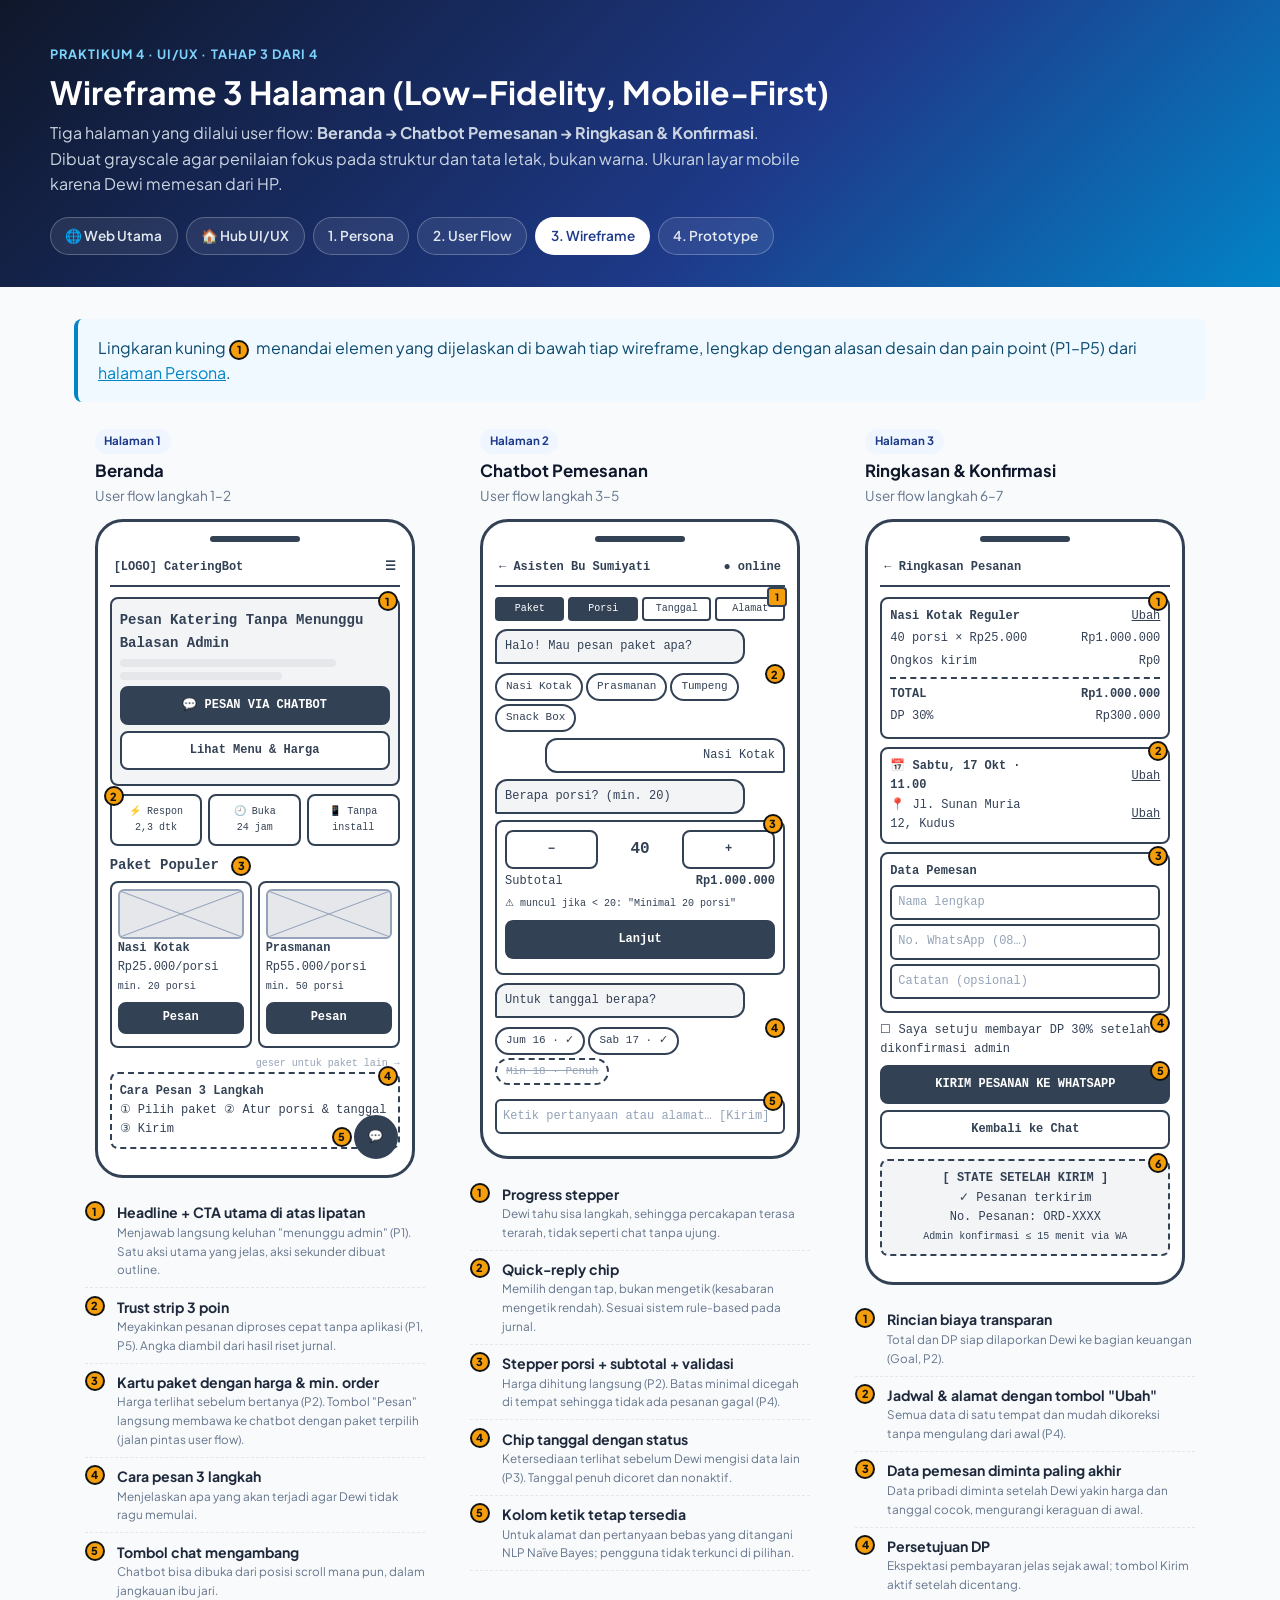
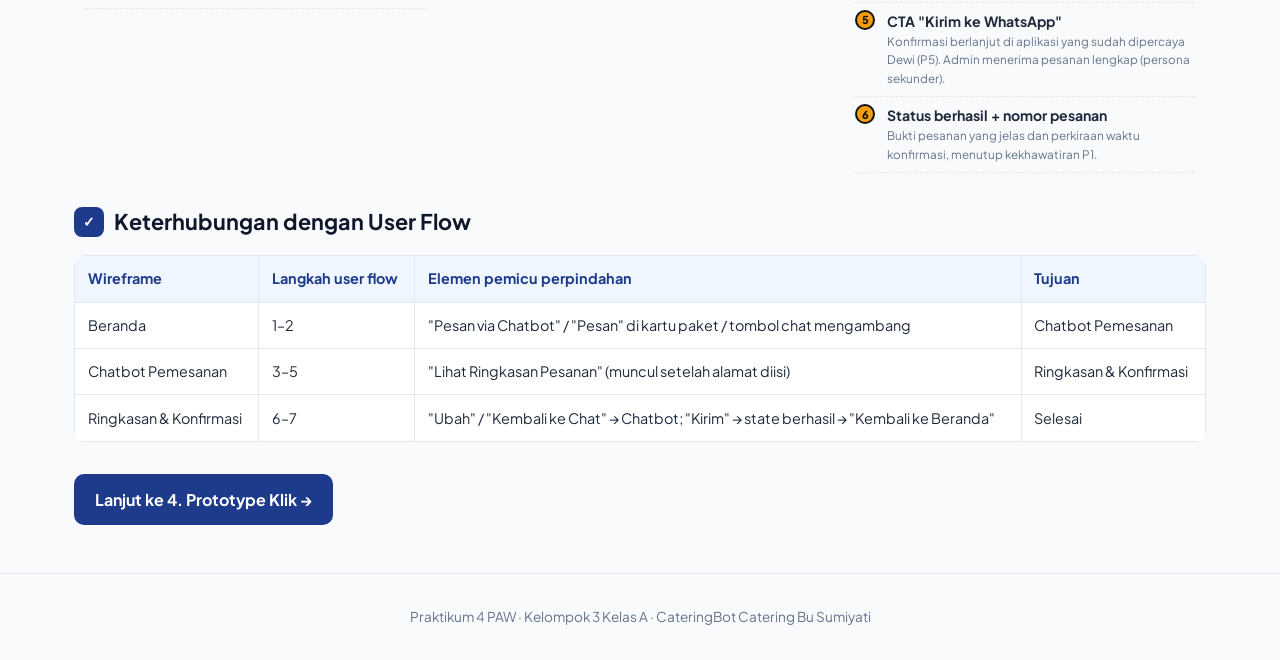
<file: uiux/wireframe.html>
<!DOCTYPE html>
<html lang="id">
<head>
  <meta charset="UTF-8">
  <meta name="viewport" content="width=device-width, initial-scale=1.0">
  <meta name="description" content="Wireframe low-fidelity 3 halaman CateringBot: Beranda, Chatbot Pemesanan, Ringkasan & Konfirmasi.">
  <title>3. Wireframe 3 Halaman — UI/UX CateringBot Kelompok 3</title>
  <link rel="preconnect" href="https://fonts.googleapis.com">
  <link href="https://fonts.googleapis.com/css2?family=Plus+Jakarta+Sans:wght@400;600;700;800&display=swap" rel="stylesheet">
  <link rel="stylesheet" href="uiux.css">
  <style>
    .wf-grid { display: grid; grid-template-columns: repeat(3, 1fr); gap: 1.5rem; align-items: start; }
    .wf-col { display: flex; flex-direction: column; align-items: center; }
    .wf-title { width: 100%; max-width: 320px; margin-bottom: .75rem; }
    .wf-title .tag { margin: 0; }
    .wf-title h3 { font-size: 1.05rem; color: var(--navy); margin-top: .3rem; }
    .notes { width: 100%; max-width: 340px; margin-top: 1rem; }
    .notes li { display: flex; gap: .5rem; font-size: .88rem; padding: .45rem 0; border-bottom: 1px dashed var(--border); }
    .notes li small { display: block; color: var(--muted); }
    .wf-phone .pin { position: absolute; }
    .rel { position: relative; }
    .goto { font-size: 10px; color: var(--wf-line); text-align: right; }
    @media (max-width: 1100px) { .wf-grid { grid-template-columns: 1fr; } }
  </style>
</head>
<body>
  <header class="doc-header">
    <div class="inner">
      <span class="crumb">Praktikum 4 · UI/UX · Tahap 3 dari 4</span>
      <h1>Wireframe 3 Halaman (Low-Fidelity, Mobile-First)</h1>
      <p>Tiga halaman yang dilalui user flow: <b>Beranda → Chatbot Pemesanan → Ringkasan &amp; Konfirmasi</b>. Dibuat grayscale agar penilaian fokus pada struktur dan tata letak, bukan warna. Ukuran layar mobile karena Dewi memesan dari HP.</p>
      <nav class="step-nav" aria-label="Tahapan UI/UX">
        <a href="../index.html">🌐 Web Utama</a>
        <a href="index.html">🏠 Hub UI/UX</a>
        <a href="persona.html">1. Persona</a>
        <a href="user-flow.html">2. User Flow</a>
        <a href="wireframe.html" class="active">3. Wireframe</a>
        <a href="prototype.html">4. Prototype</a>
      </nav>
    </div>
  </header>

  <main class="container">
    <div class="callout blue" style="margin-bottom:1.5rem;">
      Lingkaran kuning <span class="pin">1</span> menandai elemen yang dijelaskan di bawah tiap wireframe, lengkap dengan alasan desain dan pain point (P1–P5) dari
      <a href="persona.html">halaman Persona</a>.
    </div>

    <div class="wf-grid">
      <!-- ================= WIREFRAME 1: BERANDA ================= -->
      <section class="wf-col" aria-labelledby="wf1">
        <div class="wf-title"><span class="tag">Halaman 1</span><h3 id="wf1">Beranda</h3><p class="muted" style="font-size:.85rem;">User flow langkah 1–2</p></div>
        <div class="wf-phone">
          <div class="wf-notch"></div>
          <div class="wf-bar"><span>[LOGO] CateringBot</span><span>☰</span></div>

          <div class="wf-box fill rel">
            <span class="pin" style="right:-4px; top:-8px;">1</span>
            <div class="wf-h">Pesan Katering Tanpa Menunggu Balasan Admin</div>
            <div class="wf-line w80"></div>
            <div class="wf-line w60"></div>
            <div class="wf-btn">💬 PESAN VIA CHATBOT</div>
            <div class="wf-btn ghost">Lihat Menu &amp; Harga</div>
          </div>

          <div class="wf-row rel" style="margin-bottom:8px; text-align:center; font-size:10px;">
            <span class="pin" style="left:-6px; top:-8px;">2</span>
            <div class="wf-box" style="margin:0;">⚡ Respon<br>2,3 dtk</div>
            <div class="wf-box" style="margin:0;">🕘 Buka<br>24 jam</div>
            <div class="wf-box" style="margin:0;">📱 Tanpa<br>install</div>
          </div>

          <div class="wf-h rel">Paket Populer <span class="pin" style="position:relative; margin-left:4px;">3</span></div>
          <div class="wf-row">
            <div class="wf-box" style="padding:6px;">
              <div class="wf-img" style="height:50px;"></div>
              <b>Nasi Kotak</b><br>Rp25.000/porsi<br><small>min. 20 porsi</small>
              <div class="wf-btn" style="padding:4px;">Pesan</div>
            </div>
            <div class="wf-box" style="padding:6px;">
              <div class="wf-img" style="height:50px;"></div>
              <b>Prasmanan</b><br>Rp55.000/porsi<br><small>min. 50 porsi</small>
              <div class="wf-btn" style="padding:4px;">Pesan</div>
            </div>
          </div>
          <div class="goto">geser untuk paket lain →</div>

          <div class="wf-box dashed rel">
            <span class="pin" style="right:-4px; top:-8px;">4</span>
            <b>Cara Pesan 3 Langkah</b>
            <div>① Pilih paket ② Atur porsi &amp; tanggal ③ Kirim</div>
          </div>
          <div class="wf-fab">💬</div>
          <span class="pin" style="right:56px; bottom:28px;">5</span>
        </div>
        <ol class="notes" style="list-style:none;">
          <li><span class="pin">1</span><div><b>Headline + CTA utama di atas lipatan</b><small>Menjawab langsung keluhan "menunggu admin" (P1). Satu aksi utama yang jelas, aksi sekunder dibuat outline.</small></div></li>
          <li><span class="pin">2</span><div><b>Trust strip 3 poin</b><small>Meyakinkan pesanan diproses cepat tanpa aplikasi (P1, P5). Angka diambil dari hasil riset jurnal.</small></div></li>
          <li><span class="pin">3</span><div><b>Kartu paket dengan harga &amp; min. order</b><small>Harga terlihat sebelum bertanya (P2). Tombol "Pesan" langsung membawa ke chatbot dengan paket terpilih (jalan pintas user flow).</small></div></li>
          <li><span class="pin">4</span><div><b>Cara pesan 3 langkah</b><small>Menjelaskan apa yang akan terjadi agar Dewi tidak ragu memulai.</small></div></li>
          <li><span class="pin">5</span><div><b>Tombol chat mengambang</b><small>Chatbot bisa dibuka dari posisi scroll mana pun, dalam jangkauan ibu jari.</small></div></li>
        </ol>
      </section>

      <!-- ================= WIREFRAME 2: CHATBOT ================= -->
      <section class="wf-col" aria-labelledby="wf2">
        <div class="wf-title"><span class="tag">Halaman 2</span><h3 id="wf2">Chatbot Pemesanan</h3><p class="muted" style="font-size:.85rem;">User flow langkah 3–5</p></div>
        <div class="wf-phone">
          <div class="wf-notch"></div>
          <div class="wf-bar"><span>← Asisten Bu Sumiyati</span><span>● online</span></div>

          <div class="wf-stepper rel">
            <span class="pin" style="right:-6px; top:-10px;">1</span>
            <span class="on">Paket</span><span class="on">Porsi</span><span>Tanggal</span><span>Alamat</span>
          </div>

          <div class="wf-bubble">Halo! Mau pesan paket apa?</div>
          <div class="rel">
            <span class="pin" style="right:-4px; top:-6px;">2</span>
            <span class="wf-chip">Nasi Kotak</span><span class="wf-chip">Prasmanan</span><span class="wf-chip">Tumpeng</span><span class="wf-chip">Snack Box</span>
          </div>
          <div class="wf-bubble me">Nasi Kotak</div>
          <div class="wf-bubble">Berapa porsi? (min. 20)</div>

          <div class="wf-box rel">
            <span class="pin" style="right:-4px; top:-8px;">3</span>
            <div class="wf-row" style="text-align:center;">
              <div class="wf-btn ghost" style="margin:0;">−</div>
              <div style="font-size:16px; font-weight:700;">40</div>
              <div class="wf-btn ghost" style="margin:0;">+</div>
            </div>
            <div class="wf-kv"><span>Subtotal</span><b>Rp1.000.000</b></div>
            <small>⚠ muncul jika &lt; 20: "Minimal 20 porsi"</small>
            <div class="wf-btn">Lanjut</div>
          </div>

          <div class="wf-bubble">Untuk tanggal berapa?</div>
          <div class="rel">
            <span class="pin" style="right:-4px; top:-6px;">4</span>
            <span class="wf-chip">Jum 16 · ✓</span><span class="wf-chip">Sab 17 · ✓</span><span class="wf-chip off">Min 18 · Penuh</span>
          </div>

          <div class="wf-input rel" style="margin-top:14px;">
            <span class="pin" style="right:-4px; top:-10px;">5</span>
            Ketik pertanyaan atau alamat… [Kirim]
          </div>
        </div>
        <ol class="notes" style="list-style:none;">
          <li><span class="pin">1</span><div><b>Progress stepper</b><small>Dewi tahu sisa langkah, sehingga percakapan terasa terarah, tidak seperti chat tanpa ujung.</small></div></li>
          <li><span class="pin">2</span><div><b>Quick-reply chip</b><small>Memilih dengan tap, bukan mengetik (kesabaran mengetik rendah). Sesuai sistem rule-based pada jurnal.</small></div></li>
          <li><span class="pin">3</span><div><b>Stepper porsi + subtotal + validasi</b><small>Harga dihitung langsung (P2). Batas minimal dicegah di tempat sehingga tidak ada pesanan gagal (P4).</small></div></li>
          <li><span class="pin">4</span><div><b>Chip tanggal dengan status</b><small>Ketersediaan terlihat sebelum Dewi mengisi data lain (P3). Tanggal penuh dicoret dan nonaktif.</small></div></li>
          <li><span class="pin">5</span><div><b>Kolom ketik tetap tersedia</b><small>Untuk alamat dan pertanyaan bebas yang ditangani NLP Naïve Bayes; pengguna tidak terkunci di pilihan.</small></div></li>
        </ol>
      </section>

      <!-- ================= WIREFRAME 3: RINGKASAN ================= -->
      <section class="wf-col" aria-labelledby="wf3">
        <div class="wf-title"><span class="tag">Halaman 3</span><h3 id="wf3">Ringkasan &amp; Konfirmasi</h3><p class="muted" style="font-size:.85rem;">User flow langkah 6–7</p></div>
        <div class="wf-phone">
          <div class="wf-notch"></div>
          <div class="wf-bar"><span>← Ringkasan Pesanan</span><span></span></div>

          <div class="wf-box rel">
            <span class="pin" style="right:-4px; top:-8px;">1</span>
            <div class="wf-row"><b>Nasi Kotak Reguler</b><span style="text-align:right; text-decoration:underline;">Ubah</span></div>
            <div class="wf-kv"><span>40 porsi × Rp25.000</span><span>Rp1.000.000</span></div>
            <div class="wf-kv"><span>Ongkos kirim</span><span>Rp0</span></div>
            <div class="wf-total"><span>TOTAL</span><span>Rp1.000.000</span></div>
            <div class="wf-kv"><span>DP 30%</span><span>Rp300.000</span></div>
          </div>

          <div class="wf-box rel">
            <span class="pin" style="right:-4px; top:-8px;">2</span>
            <div class="wf-row"><b>📅 Sabtu, 17 Okt · 11.00</b><span style="text-align:right; text-decoration:underline;">Ubah</span></div>
            <div class="wf-row"><span>📍 Jl. Sunan Muria 12, Kudus</span><span style="text-align:right; text-decoration:underline;">Ubah</span></div>
          </div>

          <div class="wf-box rel">
            <span class="pin" style="right:-4px; top:-8px;">3</span>
            <b>Data Pemesan</b>
            <div class="wf-input">Nama lengkap</div>
            <div class="wf-input">No. WhatsApp (08…)</div>
            <div class="wf-input">Catatan (opsional)</div>
          </div>

          <div class="rel" style="margin:6px 0;">
            <span class="pin" style="right:-4px; top:-8px;">4</span>
            ☐ Saya setuju membayar DP 30% setelah dikonfirmasi admin
          </div>

          <div class="rel">
            <span class="pin" style="right:-4px; top:-4px;">5</span>
            <div class="wf-btn">KIRIM PESANAN KE WHATSAPP</div>
            <div class="wf-btn ghost">Kembali ke Chat</div>
          </div>

          <div class="wf-box dashed fill rel" style="margin-top:10px; text-align:center;">
            <span class="pin" style="right:-4px; top:-8px;">6</span>
            <b>[ STATE SETELAH KIRIM ]</b><br>✓ Pesanan terkirim<br>No. Pesanan: ORD-XXXX<br><small>Admin konfirmasi ≤ 15 menit via WA</small>
          </div>
        </div>
        <ol class="notes" style="list-style:none;">
          <li><span class="pin">1</span><div><b>Rincian biaya transparan</b><small>Total dan DP siap dilaporkan Dewi ke bagian keuangan (Goal, P2).</small></div></li>
          <li><span class="pin">2</span><div><b>Jadwal &amp; alamat dengan tombol "Ubah"</b><small>Semua data di satu tempat dan mudah dikoreksi tanpa mengulang dari awal (P4).</small></div></li>
          <li><span class="pin">3</span><div><b>Data pemesan diminta paling akhir</b><small>Data pribadi diminta setelah Dewi yakin harga dan tanggal cocok, mengurangi keraguan di awal.</small></div></li>
          <li><span class="pin">4</span><div><b>Persetujuan DP</b><small>Ekspektasi pembayaran jelas sejak awal; tombol Kirim aktif setelah dicentang.</small></div></li>
          <li><span class="pin">5</span><div><b>CTA "Kirim ke WhatsApp"</b><small>Konfirmasi berlanjut di aplikasi yang sudah dipercaya Dewi (P5). Admin menerima pesanan lengkap (persona sekunder).</small></div></li>
          <li><span class="pin">6</span><div><b>Status berhasil + nomor pesanan</b><small>Bukti pesanan yang jelas dan perkiraan waktu konfirmasi, menutup kekhawatiran P1.</small></div></li>
        </ol>
      </section>
    </div>

    <h2 class="sec"><span class="num">✓</span> Keterhubungan dengan User Flow</h2>
    <div class="tbl-wrap">
      <table class="tbl">
        <thead><tr><th>Wireframe</th><th>Langkah user flow</th><th>Elemen pemicu perpindahan</th><th>Tujuan</th></tr></thead>
        <tbody>
          <tr><td>Beranda</td><td>1–2</td><td>"Pesan via Chatbot" / "Pesan" di kartu paket / tombol chat mengambang</td><td>Chatbot Pemesanan</td></tr>
          <tr><td>Chatbot Pemesanan</td><td>3–5</td><td>"Lihat Ringkasan Pesanan" (muncul setelah alamat diisi)</td><td>Ringkasan &amp; Konfirmasi</td></tr>
          <tr><td>Ringkasan &amp; Konfirmasi</td><td>6–7</td><td>"Ubah" / "Kembali ke Chat" → Chatbot; "Kirim" → state berhasil → "Kembali ke Beranda"</td><td>Selesai</td></tr>
        </tbody>
      </table>
    </div>

    <a class="next-link" href="prototype.html">Lanjut ke 4. Prototype Klik →</a>
  </main>

  <footer class="doc-footer">Praktikum 4 PAW · Kelompok 3 Kelas A · CateringBot Catering Bu Sumiyati</footer>
</body>
</html>
</file>
<file: style-home.css>
/* ==========================================================================
   TUGAS PRAKTIKUM 3 - PEMROGRAMAN BERBASIS WEB (PAW)
   Homepage CSS Responsif: CateringBot AI (UMKM Catering Bu Sumiyati)
   Kelompok 3 - Kelas A
   ========================================================================== */

/* --------------------------------------------------------------------------
   1. CSS VARIABLES (:root)
   -------------------------------------------------------------------------- */
:root {
  /* Brand Color Palette */
  --primary-color: #1e3a8a;          /* Royal Navy 900 */
  --primary-light: #3b82f6;          /* Vibrant Blue 500 */
  --primary-dark: #0f172a;           /* Deep Slate 900 */
  --primary-gradient: linear-gradient(135deg, #0f172a 0%, #1e3a8a 55%, #0284c7 100%);
  --accent-color: #f59e0b;           /* Warm Amber 500 */
  --accent-hover: #d97706;           /* Amber 600 */
  --accent-cyan: #06b6d4;            /* Cyan 500 */
  --success-color: #10b981;          /* Emerald 500 */
  
  /* Neutral & Surface Tones */
  --bg-page: #f8fafc;                /* Slate 50 */
  --bg-surface: #ffffff;             /* Pure White */
  --bg-muted: #f1f5f9;               /* Slate 100 */
  --bg-dark: #0a0f1d;                /* Hero Dark Night */
  --border-color: #e2e8f0;           /* Slate 200 */
  --border-focus: #38bdf8;           /* Sky 400 */
  
  /* Text Tones */
  --text-main: #1e293b;              /* Slate 800 */
  --text-muted: #64748b;             /* Slate 500 */
  --text-light: #f8fafc;             /* Slate 50 */
  --text-subtle: #94a3b8;            /* Slate 400 */
  
  /* Spacing Scale */
  --space-xs: 0.25rem;
  --space-sm: 0.5rem;
  --space-md: 1rem;
  --space-lg: 1.5rem;
  --space-xl: 2.5rem;
  --space-2xl: 4rem;
  
  /* Border Radius */
  --radius-sm: 6px;
  --radius-md: 12px;
  --radius-lg: 18px;
  --radius-xl: 24px;
  --radius-full: 9999px;
  
  /* Elevation & Shadows */
  --shadow-sm: 0 1px 3px rgba(0, 0, 0, 0.06), 0 1px 2px rgba(0, 0, 0, 0.04);
  --shadow-md: 0 4px 12px -2px rgba(15, 23, 42, 0.08), 0 2px 6px -1px rgba(15, 23, 42, 0.04);
  --shadow-lg: 0 20px 25px -5px rgba(15, 23, 42, 0.1), 0 10px 10px -5px rgba(15, 23, 42, 0.04);
  --shadow-glow: 0 0 25px rgba(14, 165, 233, 0.25);
  
  /* Transitions */
  --transition-fast: 0.2s cubic-bezier(0.4, 0, 0.2, 1);
  --transition-smooth: 0.3s cubic-bezier(0.4, 0, 0.2, 1);
  
  /* Typography */
  --font-sans: 'Plus Jakarta Sans', -apple-system, BlinkMacSystemFont, "Segoe UI", Roboto, Helvetica, Arial, sans-serif;
  --font-mono: 'JetBrains Mono', 'Fira Code', monospace;
  
  /* Layout Max Width */
  --container-max: 1200px;
}

/* --------------------------------------------------------------------------
   2. CSS RESET SEDERHANA & DASAR
   -------------------------------------------------------------------------- */
*, *::before, *::after {
  box-sizing: border-box;
  margin: 0;
  padding: 0;
}

html {
  scroll-behavior: smooth;
  font-size: 16px;
  -webkit-text-size-adjust: 100%;
}

body {
  font-family: var(--font-sans);
  background-color: var(--bg-page);
  color: var(--text-main);
  line-height: 1.6;
  overflow-x: hidden;
}

img, picture, svg, video {
  display: block;
  max-width: 100%;
  height: auto;
}

input, button, textarea, select {
  font: inherit;
}

a {
  color: inherit;
  text-decoration: none;
}

ul, ol {
  list-style: none;
}

/* Container Utility */
.container {
  width: 100%;
  max-width: var(--container-max);
  margin-left: auto;
  margin-right: auto;
  padding-left: 1.5rem;
  padding-right: 1.5rem;
}

/* --------------------------------------------------------------------------
   3. NAVBAR & STICKY HEADER
   -------------------------------------------------------------------------- */
.site-header {
  position: sticky;
  top: 0;
  z-index: 100;
  background: rgba(15, 23, 42, 0.92);
  backdrop-filter: blur(12px);
  -webkit-backdrop-filter: blur(12px);
  border-bottom: 1px solid rgba(255, 255, 255, 0.1);
  transition: background var(--transition-fast);
}

.nav-container {
  display: flex;
  align-items: center;
  justify-content: space-between;
  height: 72px;
}

.brand-logo {
  display: flex;
  align-items: center;
  gap: 0.75rem;
}

.logo-icon {
  width: 40px;
  height: 40px;
  border-radius: var(--radius-md);
  background: linear-gradient(135deg, #0284c7 0%, #38bdf8 100%);
  display: flex;
  align-items: center;
  justify-content: center;
  font-size: 1.25rem;
  box-shadow: 0 4px 10px rgba(2, 132, 199, 0.4);
}

.brand-text {
  display: flex;
  flex-direction: column;
}

.brand-title {
  font-size: 1.15rem;
  font-weight: 800;
  color: #ffffff;
  letter-spacing: -0.02em;
}

.brand-subtitle {
  font-size: 0.72rem;
  color: #94a3b8;
  font-weight: 500;
  letter-spacing: 0.04em;
  text-transform: uppercase;
}

/* Nav Menu Desktop */
.nav-menu {
  display: flex;
  align-items: center;
  gap: 1.5rem;
}

.nav-link {
  font-size: 0.925rem;
  font-weight: 600;
  color: #cbd5e1;
  padding: 0.5rem 0.75rem;
  border-radius: var(--radius-sm);
  transition: color var(--transition-fast), background var(--transition-fast);
}

.nav-link:hover, .nav-link.active {
  color: #ffffff;
  background: rgba(255, 255, 255, 0.08);
}

/* Dropdown / Highlight Menu for Landing Pages */
.nav-dropdown {
  position: relative;
}

.dropdown-trigger {
  display: inline-flex;
  align-items: center;
  gap: 0.4rem;
  background: rgba(56, 189, 248, 0.15);
  border: 1px solid rgba(56, 189, 248, 0.35);
  color: #38bdf8;
  padding: 0.45rem 0.9rem;
  border-radius: var(--radius-full);
  font-size: 0.85rem;
  font-weight: 700;
  cursor: pointer;
  transition: all var(--transition-fast);
}

.dropdown-trigger:hover {
  background: rgba(56, 189, 248, 0.25);
  color: #ffffff;
}

.dropdown-menu {
  position: absolute;
  top: 100%;
  right: 0;
  margin-top: 0.5rem;
  width: 250px;
  background: #0f172a;
  border: 1px solid rgba(255, 255, 255, 0.12);
  border-radius: var(--radius-md);
  padding: 0.5rem;
  box-shadow: var(--shadow-lg);
  display: none;
  flex-direction: column;
  gap: 0.25rem;
  z-index: 101;
}

.nav-dropdown:hover .dropdown-menu,
.nav-dropdown:focus-within .dropdown-menu {
  display: flex;
}

.dropdown-item {
  display: block;
  padding: 0.65rem 0.85rem;
  border-radius: var(--radius-sm);
  font-size: 0.875rem;
  color: #e2e8f0;
  transition: all var(--transition-fast);
}

.dropdown-item:hover {
  background: rgba(56, 189, 248, 0.15);
  color: #38bdf8;
}

.dropdown-item small {
  display: block;
  color: #94a3b8;
  font-size: 0.75rem;
  margin-top: 0.15rem;
}

/* Mobile Nav Toggle */
.mobile-toggle {
  display: none;
  background: transparent;
  border: none;
  color: #ffffff;
  font-size: 1.5rem;
  cursor: pointer;
  padding: 0.5rem;
}

/* --------------------------------------------------------------------------
   4. HERO SECTION
   -------------------------------------------------------------------------- */
.hero-section {
  position: relative;
  background: radial-gradient(circle at 80% 20%, rgba(2, 132, 199, 0.25) 0%, transparent 60%),
              radial-gradient(circle at 10% 80%, rgba(245, 158, 11, 0.15) 0%, transparent 50%),
              var(--primary-dark);
  color: #ffffff;
  padding: 5rem 0 4.5rem;
  overflow: hidden;
  border-bottom: 1px solid rgba(255, 255, 255, 0.08);
}

.hero-grid {
  display: grid;
  grid-template-columns: 1.15fr 0.85fr;
  align-items: center;
  gap: 3.5rem;
}

.hero-badge {
  display: inline-flex;
  align-items: center;
  gap: 0.5rem;
  background: rgba(255, 255, 255, 0.08);
  border: 1px solid rgba(56, 189, 248, 0.3);
  padding: 0.35rem 0.9rem;
  border-radius: var(--radius-full);
  font-size: 0.825rem;
  font-weight: 600;
  color: #38bdf8;
  margin-bottom: 1.25rem;
}

.hero-badge .pulse-dot {
  width: 8px;
  height: 8px;
  border-radius: 50%;
  background: #10b981;
  box-shadow: 0 0 8px #10b981;
}

.hero-title {
  font-size: 2.75rem;
  font-weight: 800;
  line-height: 1.2;
  letter-spacing: -0.03em;
  margin-bottom: 1.25rem;
}

.hero-title .gradient-text {
  background: linear-gradient(135deg, #38bdf8 0%, #f59e0b 100%);
  -webkit-background-clip: text;
  -webkit-text-fill-color: transparent;
}

.hero-desc {
  font-size: 1.1rem;
  color: #cbd5e1;
  line-height: 1.7;
  margin-bottom: 2rem;
  max-width: 620px;
}

.hero-actions {
  display: flex;
  align-items: center;
  flex-wrap: wrap;
  gap: 1rem;
  margin-bottom: 2.5rem;
}

/* Button Variants */
.btn {
  display: inline-flex;
  align-items: center;
  justify-content: center;
  gap: 0.5rem;
  padding: 0.85rem 1.75rem;
  font-size: 0.95rem;
  font-weight: 700;
  border-radius: var(--radius-md);
  transition: all var(--transition-fast);
  cursor: pointer;
  border: none;
}

.btn-primary {
  background: linear-gradient(135deg, #0284c7 0%, #0369a1 100%);
  color: #ffffff;
  box-shadow: 0 4px 15px rgba(2, 132, 199, 0.4);
}

.btn-primary:hover {
  background: linear-gradient(135deg, #0369a1 0%, #075985 100%);
  transform: translateY(-2px);
  box-shadow: 0 8px 20px rgba(2, 132, 199, 0.5);
}

.btn-accent {
  background: linear-gradient(135deg, #f59e0b 0%, #d97706 100%);
  color: #0f172a;
  box-shadow: 0 4px 15px rgba(245, 158, 11, 0.35);
}

.btn-accent:hover {
  background: linear-gradient(135deg, #fbbf24 0%, #f59e0b 100%);
  transform: translateY(-2px);
  box-shadow: 0 8px 20px rgba(245, 158, 11, 0.45);
}

.btn-outline {
  background: rgba(255, 255, 255, 0.05);
  border: 1px solid rgba(255, 255, 255, 0.2);
  color: #f8fafc;
}

.btn-outline:hover {
  background: rgba(255, 255, 255, 0.12);
  border-color: rgba(255, 255, 255, 0.4);
  color: #ffffff;
}

/* Hero Quick Stats */
.hero-stats {
  display: grid;
  grid-template-columns: repeat(3, 1fr);
  gap: 1.25rem;
  border-top: 1px solid rgba(255, 255, 255, 0.1);
  padding-top: 1.5rem;
}

.stat-item h3 {
  font-size: 1.75rem;
  font-weight: 800;
  color: #38bdf8;
  line-height: 1;
  margin-bottom: 0.35rem;
}

.stat-item p {
  font-size: 0.825rem;
  color: #94a3b8;
  font-weight: 500;
}

/* Hero Visual Box */
.hero-visual-wrapper {
  position: relative;
}

.hero-image-frame {
  position: relative;
  border-radius: var(--radius-xl);
  overflow: hidden;
  box-shadow: 0 25px 50px -12px rgba(0, 0, 0, 0.6), var(--shadow-glow);
  border: 1px solid rgba(56, 189, 248, 0.3);
  background: #0f172a;
}

.hero-image-frame img {
  width: 100%;
  height: auto;
  object-fit: cover;
  transition: transform 0.5s ease;
}

.hero-image-frame:hover img {
  transform: scale(1.03);
}

/* Floating Badges on Hero Image */
.floating-pill {
  position: absolute;
  background: rgba(15, 23, 42, 0.9);
  backdrop-filter: blur(8px);
  border: 1px solid rgba(255, 255, 255, 0.15);
  padding: 0.65rem 1rem;
  border-radius: var(--radius-full);
  display: flex;
  align-items: center;
  gap: 0.6rem;
  box-shadow: 0 10px 20px rgba(0,0,0,0.3);
  font-size: 0.85rem;
  font-weight: 600;
  color: #ffffff;
  animation: floatSlow 4s ease-in-out infinite alternate;
}

.floating-pill.pill-top {
  top: 18px;
  left: -20px;
}

.floating-pill.pill-bottom {
  bottom: 20px;
  right: -15px;
  animation-delay: 2s;
}

@keyframes floatSlow {
  0% { transform: translateY(0px); }
  100% { transform: translateY(-8px); }
}

/* --------------------------------------------------------------------------
   5. SECTION HEADER UTILITY
   -------------------------------------------------------------------------- */
.section-header {
  text-align: center;
  max-width: 720px;
  margin: 0 auto 3rem;
}

.section-tag {
  display: inline-block;
  font-size: 0.825rem;
  font-weight: 700;
  text-transform: uppercase;
  letter-spacing: 0.08em;
  color: var(--primary-light);
  background: #eff6ff;
  padding: 0.35rem 0.85rem;
  border-radius: var(--radius-full);
  margin-bottom: 0.75rem;
}

.section-title {
  font-size: 2.25rem;
  font-weight: 800;
  color: var(--text-main);
  letter-spacing: -0.02em;
  margin-bottom: 1rem;
}

.section-subtitle {
  font-size: 1.05rem;
  color: var(--text-muted);
  line-height: 1.6;
}

/* --------------------------------------------------------------------------
   6. GRID FITUR UTAMA (CSS GRID REQUIREMENT)
   -------------------------------------------------------------------------- */
.features-section {
  padding: 5rem 0;
  background-color: var(--bg-page);
}

.features-grid {
  display: grid;
  grid-template-columns: repeat(3, 1fr);
  gap: 2rem;
}

.feature-card {
  background: var(--bg-surface);
  border: 1px solid var(--border-color);
  border-radius: var(--radius-lg);
  padding: 2.25rem 1.75rem;
  transition: all var(--transition-smooth);
  display: flex;
  flex-direction: column;
  position: relative;
  box-shadow: var(--shadow-sm);
}

.feature-card:hover {
  transform: translateY(-6px);
  box-shadow: var(--shadow-lg);
  border-color: #cbd5e1;
}

.card-icon-box {
  width: 54px;
  height: 54px;
  border-radius: var(--radius-md);
  display: flex;
  align-items: center;
  justify-content: center;
  font-size: 1.65rem;
  margin-bottom: 1.5rem;
  background: #eff6ff;
  color: var(--primary-light);
  border: 1px solid #dbeafe;
}

.feature-card:nth-child(2) .card-icon-box {
  background: #fef3c7;
  color: var(--accent-color);
  border-color: #fde68a;
}

.feature-card:nth-child(3) .card-icon-box {
  background: #dcfce7;
  color: var(--success-color);
  border-color: #bbf7d0;
}

.feature-card:nth-child(4) .card-icon-box {
  background: #e0e7ff;
  color: #4f46e5;
  border-color: #c7d2fe;
}

.feature-card:nth-child(5) .card-icon-box {
  background: #fae8ff;
  color: #a855f7;
  border-color: #f0abfc;
}

.feature-card:nth-child(6) .card-icon-box {
  background: #ffedd5;
  color: #ea580c;
  border-color: #fed7aa;
}

.feature-title {
  font-size: 1.25rem;
  font-weight: 700;
  color: var(--text-main);
  margin-bottom: 0.75rem;
  line-height: 1.4;
}

.feature-desc {
  font-size: 0.95rem;
  color: var(--text-muted);
  line-height: 1.6;
  margin-bottom: 1.5rem;
  flex-grow: 1;
}

.card-footer-meta {
  border-top: 1px solid var(--border-color);
  padding-top: 1rem;
  display: flex;
  align-items: center;
  justify-content: space-between;
}

.feature-tag {
  font-size: 0.75rem;
  font-weight: 700;
  text-transform: uppercase;
  color: var(--primary-light);
  background: #eff6ff;
  padding: 0.25rem 0.6rem;
  border-radius: var(--radius-sm);
}

.feature-metric {
  font-size: 0.85rem;
  font-weight: 700;
  color: var(--text-main);
}

/* --------------------------------------------------------------------------
   7. INTERACTIVE DEMO SIMULATOR SECTION
   -------------------------------------------------------------------------- */
.demo-section {
  padding: 5rem 0;
  background: linear-gradient(180deg, var(--bg-page) 0%, #f1f5f9 100%);
  border-top: 1px solid var(--border-color);
  border-bottom: 1px solid var(--border-color);
}

.demo-container-grid {
  display: grid;
  grid-template-columns: 1fr 1fr;
  gap: 3rem;
  align-items: center;
}

.demo-info h3 {
  font-size: 2rem;
  font-weight: 800;
  color: var(--text-main);
  margin-bottom: 1rem;
  line-height: 1.3;
}

.demo-info p {
  color: var(--text-muted);
  font-size: 1.05rem;
  margin-bottom: 1.5rem;
}

.prompt-chips {
  display: flex;
  flex-direction: column;
  gap: 0.75rem;
  margin-bottom: 2rem;
}

.chip-label {
  font-size: 0.85rem;
  font-weight: 700;
  color: var(--text-muted);
  text-transform: uppercase;
  letter-spacing: 0.05em;
}

.prompt-btn {
  background: #ffffff;
  border: 1px solid var(--border-color);
  padding: 0.75rem 1rem;
  border-radius: var(--radius-md);
  text-align: left;
  font-size: 0.9rem;
  font-weight: 600;
  color: var(--text-main);
  cursor: pointer;
  transition: all var(--transition-fast);
  display: flex;
  align-items: center;
  justify-content: space-between;
}

.prompt-btn:hover {
  border-color: var(--primary-light);
  background: #eff6ff;
  color: var(--primary-color);
  transform: translateX(4px);
}

.prompt-btn span.bot-action {
  font-size: 0.75rem;
  color: #0284c7;
  font-weight: 700;
}

/* Chat Simulator Widget Mockup */
.chat-mockup {
  background: #ffffff;
  border: 1px solid var(--border-color);
  border-radius: var(--radius-xl);
  box-shadow: var(--shadow-lg);
  overflow: hidden;
  display: flex;
  flex-direction: column;
  height: 520px;
}

.chat-header {
  background: linear-gradient(135deg, #1e3a8a 0%, #0284c7 100%);
  color: #ffffff;
  padding: 1rem 1.25rem;
  display: flex;
  align-items: center;
  justify-content: space-between;
}

.chat-header-user {
  display: flex;
  align-items: center;
  gap: 0.75rem;
}

.chat-bot-avatar {
  width: 36px;
  height: 36px;
  background: rgba(255, 255, 255, 0.2);
  border-radius: 50%;
  display: flex;
  align-items: center;
  justify-content: center;
  font-size: 1.1rem;
}

.chat-bot-name {
  font-weight: 700;
  font-size: 0.95rem;
}

.chat-bot-status {
  font-size: 0.75rem;
  color: #a7f3d0;
  display: flex;
  align-items: center;
  gap: 0.35rem;
}

.chat-bot-status::before {
  content: "";
  display: inline-block;
  width: 6px;
  height: 6px;
  border-radius: 50%;
  background: #34d399;
}

.chat-body {
  flex-grow: 1;
  padding: 1.25rem;
  overflow-y: auto;
  background: #f8fafc;
  display: flex;
  flex-direction: column;
  gap: 0.85rem;
}

.chat-message {
  max-width: 82%;
  padding: 0.75rem 1rem;
  border-radius: var(--radius-md);
  font-size: 0.875rem;
  line-height: 1.5;
  animation: fadeIn 0.25s ease-out;
}

@keyframes fadeIn {
  from { opacity: 0; transform: translateY(6px); }
  to { opacity: 1; transform: translateY(0); }
}

.msg-bot {
  align-self: flex-start;
  background: #ffffff;
  color: #1e293b;
  border: 1px solid var(--border-color);
  border-bottom-left-radius: 2px;
  box-shadow: 0 1px 2px rgba(0,0,0,0.03);
}

.msg-user {
  align-self: flex-end;
  background: linear-gradient(135deg, #0284c7 0%, #0369a1 100%);
  color: #ffffff;
  border-bottom-right-radius: 2px;
}

.msg-time {
  display: block;
  font-size: 0.68rem;
  color: #94a3b8;
  margin-top: 0.25rem;
  text-align: right;
}

.msg-user .msg-time {
  color: #bae6fd;
}

.chat-input-bar {
  padding: 0.85rem 1rem;
  background: #ffffff;
  border-top: 1px solid var(--border-color);
  display: flex;
  gap: 0.5rem;
}

.chat-input-bar input {
  flex-grow: 1;
  border: 1px solid var(--border-color);
  border-radius: var(--radius-full);
  padding: 0.5rem 1rem;
  font-size: 0.875rem;
  outline: none;
}

.chat-input-bar input:focus {
  border-color: var(--primary-light);
}

.chat-input-bar button {
  background: #0284c7;
  color: #ffffff;
  border: none;
  border-radius: var(--radius-full);
  padding: 0.5rem 1.15rem;
  font-weight: 700;
  font-size: 0.85rem;
  cursor: pointer;
  transition: background var(--transition-fast);
}

.chat-input-bar button:hover {
  background: #0369a1;
}

/* --------------------------------------------------------------------------
   8. SYSTEM ARCHITECTURE SHOWCASE (4 LAPISAN RISET)
   -------------------------------------------------------------------------- */
.arch-section {
  padding: 5rem 0;
  background: #0b1120;
  color: #ffffff;
  position: relative;
}

.arch-grid {
  display: grid;
  grid-template-columns: 1fr 1fr;
  gap: 3.5rem;
  align-items: center;
}

.arch-visual-frame {
  border-radius: var(--radius-xl);
  overflow: hidden;
  border: 1px solid rgba(56, 189, 248, 0.3);
  box-shadow: 0 20px 40px rgba(0, 0, 0, 0.5), 0 0 20px rgba(2, 132, 199, 0.2);
}

.arch-layers-list {
  display: flex;
  flex-direction: column;
  gap: 1.25rem;
}

.arch-layer-card {
  background: rgba(255, 255, 255, 0.04);
  border: 1px solid rgba(255, 255, 255, 0.1);
  border-radius: var(--radius-md);
  padding: 1.25rem 1.5rem;
  transition: all var(--transition-smooth);
}

.arch-layer-card:hover {
  background: rgba(255, 255, 255, 0.08);
  border-color: rgba(56, 189, 248, 0.4);
  transform: translateX(6px);
}

.layer-badge-num {
  display: inline-block;
  font-size: 0.75rem;
  font-weight: 800;
  color: #38bdf8;
  background: rgba(56, 189, 248, 0.15);
  padding: 0.2rem 0.5rem;
  border-radius: 4px;
  margin-bottom: 0.4rem;
}

.arch-layer-card h4 {
  font-size: 1.15rem;
  font-weight: 700;
  color: #ffffff;
  margin-bottom: 0.35rem;
}

.arch-layer-card p {
  font-size: 0.9rem;
  color: #94a3b8;
  line-height: 1.5;
}

/* --------------------------------------------------------------------------
   9. NAVIGATION GATEWAY TO LANDING PAGES (TUGAS 2 & LAYANAN)
   -------------------------------------------------------------------------- */
.landing-gateway-section {
  padding: 5rem 0;
  background-color: var(--bg-page);
}

.gateway-grid {
  display: grid;
  grid-template-columns: repeat(auto-fit, minmax(320px, 1fr));
  gap: 2rem;
}

.gateway-card {
  background: #ffffff;
  border-radius: var(--radius-xl);
  border: 1px solid var(--border-color);
  padding: 2.5rem;
  display: flex;
  flex-direction: column;
  justify-content: space-between;
  box-shadow: var(--shadow-md);
  position: relative;
  overflow: hidden;
  transition: all var(--transition-smooth);
}

.gateway-card:hover {
  transform: translateY(-6px);
  box-shadow: var(--shadow-lg);
}

.gateway-card::before {
  content: "";
  position: absolute;
  top: 0;
  left: 0;
  right: 0;
  height: 6px;
  background: linear-gradient(90deg, #1e3a8a, #0284c7);
}

.gateway-card.card-service::before {
  background: linear-gradient(90deg, #f59e0b, #ef4444);
}

.gateway-label {
  font-size: 0.75rem;
  font-weight: 800;
  text-transform: uppercase;
  letter-spacing: 0.08em;
  color: var(--primary-light);
  background: #eff6ff;
  display: inline-block;
  padding: 0.3rem 0.75rem;
  border-radius: var(--radius-full);
  margin-bottom: 1rem;
}

.card-service .gateway-label {
  color: #b45309;
  background: #fef3c7;
}

.gateway-card h3 {
  font-size: 1.6rem;
  font-weight: 800;
  color: var(--text-main);
  margin-bottom: 0.75rem;
}

.gateway-card p {
  color: var(--text-muted);
  font-size: 0.975rem;
  line-height: 1.6;
  margin-bottom: 1.75rem;
}

.gateway-highlights {
  list-style: none;
  margin-bottom: 2rem;
  display: flex;
  flex-direction: column;
  gap: 0.5rem;
}

.gateway-highlights li {
  font-size: 0.875rem;
  color: #334155;
  display: flex;
  align-items: center;
  gap: 0.5rem;
}

.gateway-highlights li::before {
  content: "✔";
  color: var(--success-color);
  font-weight: bold;
}

/* --------------------------------------------------------------------------
   10. TIM PENGEMBANG (KELOMPOK 3)
   -------------------------------------------------------------------------- */
.team-section {
  padding: 5rem 0;
  background: #ffffff;
  border-top: 1px solid var(--border-color);
}

.team-grid {
  display: grid;
  grid-template-columns: repeat(4, 1fr);
  gap: 1.5rem;
}

.member-card {
  background: var(--bg-page);
  border: 1px solid var(--border-color);
  border-radius: var(--radius-lg);
  padding: 1.75rem 1.25rem;
  text-align: center;
  transition: all var(--transition-fast);
}

.member-card:hover {
  background: #ffffff;
  transform: translateY(-4px);
  box-shadow: var(--shadow-md);
  border-color: #cbd5e1;
}

.member-avatar {
  width: 64px;
  height: 64px;
  border-radius: 50%;
  background: linear-gradient(135deg, #1e3a8a 0%, #38bdf8 100%);
  color: #ffffff;
  display: flex;
  align-items: center;
  justify-content: center;
  font-size: 1.4rem;
  font-weight: 700;
  margin: 0 auto 1rem;
  box-shadow: 0 4px 10px rgba(30, 58, 138, 0.25);
}

.member-name {
  font-size: 1.05rem;
  font-weight: 700;
  color: var(--text-main);
  margin-bottom: 0.25rem;
}

.member-nim {
  font-family: var(--font-mono);
  font-size: 0.85rem;
  color: #0284c7;
  font-weight: 600;
  margin-bottom: 0.75rem;
}

.member-role {
  font-size: 0.8rem;
  color: var(--text-muted);
  line-height: 1.4;
  border-top: 1px dashed var(--border-color);
  padding-top: 0.75rem;
}

/* --------------------------------------------------------------------------
   11. FOOTER
   -------------------------------------------------------------------------- */
.site-footer {
  background: #090d16;
  color: #94a3b8;
  padding: 4.5rem 0 2rem;
  border-top: 1px solid rgba(255, 255, 255, 0.08);
}

.footer-top-grid {
  display: grid;
  grid-template-columns: 2fr 1fr 1fr 1fr;
  gap: 3rem;
  margin-bottom: 3.5rem;
}

.footer-brand p {
  font-size: 0.9rem;
  color: #64748b;
  margin-top: 0.75rem;
  line-height: 1.6;
  max-width: 340px;
}

.footer-heading {
  font-size: 0.9rem;
  font-weight: 700;
  color: #ffffff;
  text-transform: uppercase;
  letter-spacing: 0.06em;
  margin-bottom: 1.25rem;
}

.footer-links {
  display: flex;
  flex-direction: column;
  gap: 0.65rem;
}

.footer-links a {
  font-size: 0.875rem;
  color: #94a3b8;
  transition: color var(--transition-fast);
}

.footer-links a:hover {
  color: #38bdf8;
}

.footer-bottom {
  border-top: 1px solid rgba(255, 255, 255, 0.08);
  padding-top: 1.75rem;
  display: flex;
  align-items: center;
  justify-content: space-between;
  flex-wrap: wrap;
  gap: 1rem;
  font-size: 0.825rem;
}

/* --------------------------------------------------------------------------
   12. MEDIA QUERIES (RESPONSIVE DESIGN REQUIREMENT)
   -------------------------------------------------------------------------- */

/* Breakpoint 1: Tablet Landscape / Small Desktop (max-width: 1024px) */
@media (max-width: 1024px) {
  .hero-grid {
    grid-template-columns: 1fr;
    gap: 2.5rem;
    text-align: center;
  }

  .hero-desc {
    margin-left: auto;
    margin-right: auto;
  }

  .hero-actions {
    justify-content: center;
  }

  .hero-stats {
    max-width: 500px;
    margin: 0 auto;
  }

  .hero-visual-wrapper {
    max-width: 600px;
    margin: 0 auto;
  }

  .floating-pill.pill-top {
    left: 10px;
  }

  .floating-pill.pill-bottom {
    right: 10px;
  }

  .features-grid {
    grid-template-columns: repeat(2, 1fr);
  }

  .demo-container-grid {
    grid-template-columns: 1fr;
    gap: 2.5rem;
  }

  .arch-grid {
    grid-template-columns: 1fr;
  }

  .team-grid {
    grid-template-columns: repeat(2, 1fr);
  }

  .footer-top-grid {
    grid-template-columns: 1fr 1fr;
    gap: 2rem;
  }
}

/* Breakpoint 2: Tablet Portrait / Large Mobile (max-width: 768px) */
@media (max-width: 768px) {
  .hero-section {
    padding: 3.5rem 0 3rem;
  }

  .hero-title {
    font-size: 2.15rem;
  }

  .section-title {
    font-size: 1.85rem;
  }

  /* Mobile Navigation Drawer */
  .mobile-toggle {
    display: block;
  }

  .nav-menu {
    position: fixed;
    top: 72px;
    left: 0;
    right: 0;
    background: #0f172a;
    border-bottom: 1px solid rgba(255, 255, 255, 0.1);
    flex-direction: column;
    align-items: stretch;
    padding: 1.5rem;
    gap: 0.75rem;
    display: none;
    box-shadow: 0 10px 25px rgba(0, 0, 0, 0.5);
  }

  .nav-menu.open {
    display: flex;
  }

  .nav-link {
    padding: 0.75rem 1rem;
  }

  .dropdown-menu {
    position: static;
    width: 100%;
    display: flex;
    box-shadow: none;
    background: rgba(255, 255, 255, 0.05);
    margin-top: 0.5rem;
  }

  .features-grid {
    grid-template-columns: 1fr;
  }

  .gateway-grid {
    grid-template-columns: 1fr;
  }

  .hero-stats {
    grid-template-columns: 1fr;
    gap: 1rem;
    text-align: center;
  }
}

/* Breakpoint 3: Small Mobile Screen (max-width: 480px) */
@media (max-width: 480px) {
  .hero-title {
    font-size: 1.75rem;
  }

  .hero-desc {
    font-size: 0.95rem;
  }

  .hero-actions {
    flex-direction: column;
    width: 100%;
  }

  .hero-actions .btn {
    width: 100%;
  }

  .floating-pill {
    display: none; /* Hide floating pill on tiny screens to avoid covering image */
  }

  .feature-card {
    padding: 1.5rem 1.25rem;
  }

  .team-grid {
    grid-template-columns: 1fr;
  }

  .footer-top-grid {
    grid-template-columns: 1fr;
  }

  .footer-bottom {
    flex-direction: column;
    text-align: center;
  }
}
</file>
<file: uiux/uiux.css>
/* ==========================================================================
   PRAKTIKUM 4 - UI/UX CateringBot (Kelompok 3)
   Shared stylesheet: dokumen (persona/flow) + komponen wireframe low-fidelity
   ========================================================================== */
:root {
  --navy: #0f172a;
  --blue: #1e3a8a;
  --sky: #0284c7;
  --amber: #f59e0b;
  --green: #10b981;
  --red: #dc2626;
  --bg: #f8fafc;
  --card: #ffffff;
  --border: #e2e8f0;
  --text: #1e293b;
  --muted: #64748b;
  /* Wireframe grayscale */
  --wf-ink: #334155;
  --wf-line: #94a3b8;
  --wf-fill: #e5e7eb;
  --wf-fill-2: #f3f4f6;
  --radius: 12px;
  --font: 'Plus Jakarta Sans', -apple-system, BlinkMacSystemFont, "Segoe UI", Roboto, sans-serif;
}

*, *::before, *::after { box-sizing: border-box; margin: 0; padding: 0; }
body { font-family: var(--font); background: var(--bg); color: var(--text); line-height: 1.6; }
a { color: var(--sky); }
img { max-width: 100%; display: block; }

/* ---------- Layout dokumen ---------- */
.doc-header {
  background: linear-gradient(135deg, #0f172a 0%, #1e3a8a 60%, #0284c7 100%);
  color: #fff; padding: 2.5rem 1.5rem 2rem;
}
.doc-header .inner, .container { max-width: 1180px; margin: 0 auto; }
.container { padding: 2rem 1.5rem 3rem; }
.crumb { font-size: .8rem; letter-spacing: .08em; text-transform: uppercase; color: #7dd3fc; font-weight: 700; }
.doc-header h1 { font-size: 2rem; line-height: 1.25; margin: .4rem 0 .5rem; }
.doc-header p { color: #cbd5e1; max-width: 760px; }

.step-nav { display: flex; flex-wrap: wrap; gap: .5rem; margin-top: 1.25rem; }
.step-nav a {
  text-decoration: none; color: #e2e8f0; font-size: .85rem; font-weight: 600;
  padding: .45rem .9rem; border-radius: 999px; border: 1px solid rgba(255,255,255,.25);
  background: rgba(255,255,255,.08);
}
.step-nav a.active, .step-nav a:hover { background: #fff; color: var(--blue); }

h2.sec { font-size: 1.35rem; color: var(--navy); margin: 2rem 0 1rem; display: flex; align-items: center; gap: .6rem; }
h2.sec .num {
  width: 30px; height: 30px; border-radius: 8px; background: var(--blue); color: #fff;
  display: inline-flex; align-items: center; justify-content: center; font-size: .9rem;
}
.card { background: var(--card); border: 1px solid var(--border); border-radius: var(--radius); padding: 1.5rem; }
.grid-2 { display: grid; grid-template-columns: repeat(2, 1fr); gap: 1.25rem; }
.grid-3 { display: grid; grid-template-columns: repeat(3, 1fr); gap: 1.25rem; }
.tag { display: inline-block; font-size: .72rem; font-weight: 700; padding: .2rem .6rem; border-radius: 999px; background: #eff6ff; color: var(--blue); margin: 0 .3rem .3rem 0; }
.tag.red { background: #fef2f2; color: var(--red); }
.tag.green { background: #ecfdf5; color: #047857; }
.tag.amber { background: #fffbeb; color: #b45309; }
.muted { color: var(--muted); }
ul.clean { list-style: none; }
ul.clean li { padding: .35rem 0 .35rem 1.4rem; position: relative; }
ul.clean li::before { content: "•"; position: absolute; left: .3rem; color: var(--sky); font-weight: 800; }
ul.clean.bad li::before { content: "✕"; color: var(--red); font-size: .8rem; top: .45rem; }
ul.clean.good li::before { content: "✓"; color: var(--green); }

table.tbl { width: 100%; border-collapse: collapse; font-size: .9rem; background: #fff; }
table.tbl th, table.tbl td { border: 1px solid var(--border); padding: .7rem .8rem; text-align: left; vertical-align: top; }
table.tbl th { background: #eff6ff; color: var(--blue); }
.tbl-wrap { overflow-x: auto; border-radius: var(--radius); }

.callout { border-left: 4px solid var(--amber); background: #fffbeb; padding: 1rem 1.25rem; border-radius: 8px; color: #78350f; }
.callout.blue { border-color: var(--sky); background: #f0f9ff; color: #0c4a6e; }

.doc-footer { text-align: center; padding: 2rem 1rem; color: var(--muted); font-size: .85rem; border-top: 1px solid var(--border); }
.next-link {
  display: inline-flex; align-items: center; gap: .4rem; margin-top: 2rem; text-decoration: none;
  background: var(--blue); color: #fff; padding: .8rem 1.3rem; border-radius: 10px; font-weight: 700;
}

/* ---------- Komponen wireframe (low-fidelity, grayscale) ---------- */
.wf-phone {
  width: 320px; min-height: 640px; background: #fff; border: 3px solid var(--wf-ink);
  border-radius: 28px; padding: 14px 12px 18px; position: relative; overflow: hidden;
  font-family: "Courier New", ui-monospace, monospace; color: var(--wf-ink); font-size: 12px;
}
.wf-notch { width: 90px; height: 6px; background: var(--wf-ink); border-radius: 6px; margin: 0 auto 10px; }
.wf-bar { display: flex; align-items: center; justify-content: space-between; border-bottom: 2px solid var(--wf-ink); padding: 6px 4px 8px; margin-bottom: 10px; font-weight: 700; }
.wf-box { border: 2px solid var(--wf-ink); border-radius: 8px; padding: 8px; margin-bottom: 8px; background: #fff; }
.wf-box.dashed { border-style: dashed; }
.wf-box.fill { background: var(--wf-fill-2); }
.wf-img {
  background: var(--wf-fill); border: 2px solid var(--wf-line); border-radius: 6px; position: relative; height: 70px;
  background-image: linear-gradient(to top right, transparent calc(50% - 1px), var(--wf-line), transparent calc(50% + 1px)),
                    linear-gradient(to top left, transparent calc(50% - 1px), var(--wf-line), transparent calc(50% + 1px));
}
.wf-line { height: 8px; background: var(--wf-fill); border-radius: 4px; margin: 5px 0; }
.wf-line.w80 { width: 80%; } .wf-line.w60 { width: 60%; } .wf-line.w40 { width: 40%; }
.wf-h { font-weight: 700; font-size: 14px; margin: 2px 0 4px; }
.wf-btn {
  display: block; width: 100%; text-align: center; border: 2px solid var(--wf-ink); border-radius: 8px;
  padding: 8px; font-weight: 700; background: var(--wf-ink); color: #fff; margin: 6px 0; font-family: inherit; font-size: 12px;
}
.wf-btn.ghost { background: #fff; color: var(--wf-ink); }
.wf-row { display: flex; gap: 6px; align-items: center; }
.wf-row > * { flex: 1; }
.wf-chip { display: inline-block; border: 2px solid var(--wf-ink); border-radius: 999px; padding: 3px 9px; margin: 3px 3px 0 0; font-size: 11px; background: #fff; }
.wf-chip.off { border-style: dashed; color: var(--wf-line); text-decoration: line-through; }
.wf-bubble { border: 2px solid var(--wf-ink); border-radius: 12px 12px 12px 2px; padding: 6px 8px; margin: 6px 40px 6px 0; background: var(--wf-fill-2); }
.wf-bubble.me { border-radius: 12px 12px 2px 12px; margin: 6px 0 6px 50px; background: #fff; text-align: right; }
.wf-input { border: 2px solid var(--wf-ink); border-radius: 6px; padding: 6px; color: var(--wf-line); margin: 4px 0; }
.wf-stepper { display: flex; gap: 4px; margin-bottom: 8px; }
.wf-stepper span { flex: 1; text-align: center; border: 2px solid var(--wf-ink); font-size: 10px; padding: 2px 0; border-radius: 4px; }
.wf-stepper span.on { background: var(--wf-ink); color: #fff; }
.wf-fab { position: absolute; right: 14px; bottom: 16px; width: 44px; height: 44px; border-radius: 50%; border: 2px solid var(--wf-ink); background: var(--wf-ink); color: #fff; display: flex; align-items: center; justify-content: center; font-weight: 700; }
.wf-total { display: flex; justify-content: space-between; font-weight: 700; border-top: 2px dashed var(--wf-ink); padding-top: 6px; margin-top: 6px; }
.wf-kv { display: flex; justify-content: space-between; margin: 3px 0; }

/* Penanda anotasi bernomor */
.pin {
  display: inline-flex; width: 20px; height: 20px; border-radius: 50%; background: var(--amber); color: #111;
  font-family: var(--font); font-size: 11px; font-weight: 800; align-items: center; justify-content: center;
  border: 2px solid #111; vertical-align: middle; margin-right: 4px; flex: none;
}

@media (max-width: 900px) {
  .grid-2, .grid-3 { grid-template-columns: 1fr; }
  .doc-header h1 { font-size: 1.6rem; }
}
</file>
<file: style.css>
/* ==========================================================================
   Minimal Semantic CSS - Tugas Kelompok PAW (Week 2)
   Fokus: Keterbacaan, Tipografi Bersih, Spasi Antar-Section yang Proporsional
   ========================================================================== */

:root {
  --primary-color: #1e3a8a;       /* Dark Indigo */
  --primary-light: #eff6ff;       /* Light Blue Tint */
  --accent-color: #0284c7;        /* Sky Blue */
  --text-main: #1e293b;           /* Slate 800 */
  --text-muted: #64748b;          /* Slate 500 */
  --bg-page: #f8fafc;             /* Slate 50 */
  --bg-card: #ffffff;             /* Pure White */
  --border-color: #e2e8f0;        /* Slate 200 */
  --success-color: #059669;       /* Emerald 600 */
  --danger-color: #dc2626;        /* Red 600 */
  --radius-sm: 6px;
  --radius-md: 10px;
  --font-stack: -apple-system, BlinkMacSystemFont, "Segoe UI", Roboto, Helvetica, Arial, sans-serif;
}

/* Reset & Global */
* {
  box-sizing: border-box;
  margin: 0;
  padding: 0;
}

body {
  font-family: var(--font-stack);
  line-height: 1.65;
  color: var(--text-main);
  background-color: var(--bg-page);
  padding: 0;
}

/* Header Section */
header {
  background: linear-gradient(135deg, #1e3a8a 0%, #1e40af 100%);
  color: #ffffff;
  padding: 3rem 1.5rem 2rem;
  text-align: center;
}

header .journal-badge {
  display: inline-block;
  font-size: 0.825rem;
  font-weight: 600;
  text-transform: uppercase;
  letter-spacing: 0.05em;
  background-color: rgba(255, 255, 255, 0.15);
  padding: 0.35rem 0.85rem;
  border-radius: 9999px;
  margin-bottom: 1rem;
}

header h1 {
  font-size: 2rem;
  font-weight: 700;
  line-height: 1.3;
  max-width: 860px;
  margin: 0 auto 0.75rem;
}

header .journal-authors {
  font-size: 1.05rem;
  color: #cbd5e1;
  max-width: 700px;
  margin: 0 auto 1.5rem;
}

/* Semantic Nav */
nav {
  margin-top: 1.5rem;
}

nav ul {
  list-style: none;
  display: flex;
  flex-wrap: wrap;
  justify-content: center;
  gap: 0.75rem;
}

nav a {
  display: inline-block;
  padding: 0.5rem 1rem;
  font-size: 0.9rem;
  font-weight: 500;
  color: #ffffff;
  background-color: rgba(255, 255, 255, 0.12);
  border: 1px solid rgba(255, 255, 255, 0.25);
  border-radius: var(--radius-sm);
  text-decoration: none;
  transition: all 0.2s ease;
}

nav a:hover,
nav a:focus {
  background-color: #ffffff;
  color: var(--primary-color);
  outline: none;
}

/* Main Container */
main {
  max-width: 900px;
  margin: 2.5rem auto;
  padding: 0 1.5rem;
  display: flex;
  flex-direction: column;
  gap: 2.5rem;
}

/* Section Styling */
section {
  background-color: var(--bg-card);
  border: 1px solid var(--border-color);
  border-radius: var(--radius-md);
  padding: 2rem;
  box-shadow: 0 1px 3px rgba(0, 0, 0, 0.04);
}

section > h2 {
  font-size: 1.45rem;
  color: var(--primary-color);
  border-bottom: 2px solid var(--primary-light);
  padding-bottom: 0.6rem;
  margin-bottom: 1.25rem;
}

/* Article Styling */
article header h3 {
  font-size: 1.15rem;
  margin-bottom: 0.75rem;
  color: #334155;
}

/* Definition List (Metadata) */
dl.meta-grid {
  display: grid;
  grid-template-columns: 180px 1fr;
  gap: 0.6rem 1rem;
  background-color: var(--primary-light);
  padding: 1.25rem;
  border-radius: var(--radius-sm);
  margin-bottom: 1.5rem;
  font-size: 0.95rem;
}

dl.meta-grid dt {
  font-weight: 600;
  color: var(--primary-color);
}

dl.meta-grid dd {
  color: var(--text-main);
}

/* Content Headings & Paragraphs */
.summary-content h4 {
  font-size: 1.1rem;
  color: #1e293b;
  margin: 1.25rem 0 0.5rem;
}

.summary-content p {
  color: #334155;
  margin-bottom: 1rem;
}

.summary-content ol {
  padding-left: 1.5rem;
  margin-bottom: 1rem;
}

.summary-content ol li {
  margin-bottom: 0.5rem;
  color: #334155;
}

/* Lists for Features, Strengths, Weaknesses */
ul.feature-list,
ul.strength-list,
ul.weakness-list {
  list-style: none;
  display: flex;
  flex-direction: column;
  gap: 1rem;
  padding: 0;
}

ul.feature-list li,
ul.strength-list li,
ul.weakness-list li {
  position: relative;
  padding: 1rem 1.25rem 1rem 2.5rem;
  border-radius: var(--radius-sm);
  border: 1px solid var(--border-color);
  background-color: #fafbfc;
}

ul.feature-list li::before {
  content: "✦";
  position: absolute;
  left: 1rem;
  top: 0.95rem;
  color: var(--accent-color);
  font-size: 1.1rem;
}

ul.strength-list li {
  border-left: 4px solid var(--success-color);
}

ul.strength-list li::before {
  content: "✔";
  position: absolute;
  left: 1rem;
  top: 0.95rem;
  color: var(--success-color);
  font-weight: bold;
}

ul.weakness-list li {
  border-left: 4px solid var(--danger-color);
}

ul.weakness-list li::before {
  content: "▲";
  position: absolute;
  left: 1rem;
  top: 0.95rem;
  color: var(--danger-color);
  font-size: 0.9rem;
}

/* Anggota Kelompok Table */
.table-container {
  overflow-x: auto;
  margin: 1rem 0;
}

table {
  width: 100%;
  border-collapse: collapse;
  text-align: left;
  font-size: 0.95rem;
}

table th,
table td {
  padding: 0.85rem 1rem;
  border: 1px solid var(--border-color);
}

table th {
  background-color: var(--primary-light);
  color: var(--primary-color);
  font-weight: 600;
}

table tbody tr:nth-child(even) {
  background-color: #f8fafc;
}

table tbody tr:hover {
  background-color: #f1f5f9;
}

.note {
  color: var(--text-muted);
  margin-top: 0.5rem;
}

/* Aside Component */
aside {
  background-color: #fefce8;
  border: 1px solid #fef08a;
  border-radius: var(--radius-md);
  padding: 1.5rem 2rem;
  color: #713f12;
}

aside h3 {
  font-size: 1.1rem;
  margin-bottom: 0.75rem;
  color: #854d0e;
}

aside ul {
  padding-left: 1.25rem;
}

aside li {
  margin-bottom: 0.5rem;
}

aside code {
  background-color: #fef08a;
  padding: 0.15rem 0.4rem;
  border-radius: 4px;
  font-size: 0.875rem;
}

/* Footer */
footer {
  text-align: center;
  padding: 2.5rem 1.5rem;
  background-color: #0f172a;
  color: #94a3b8;
  font-size: 0.9rem;
  margin-top: 3rem;
}

footer p {
  margin-bottom: 0.5rem;
}

/* Responsive Breakpoints */
@media (max-width: 640px) {
  header h1 {
    font-size: 1.5rem;
  }

  dl.meta-grid {
    grid-template-columns: 1fr;
    gap: 0.35rem;
  }

  dl.meta-grid dt {
    margin-top: 0.5rem;
  }

  section {
    padding: 1.25rem;
  }
}
</file>
